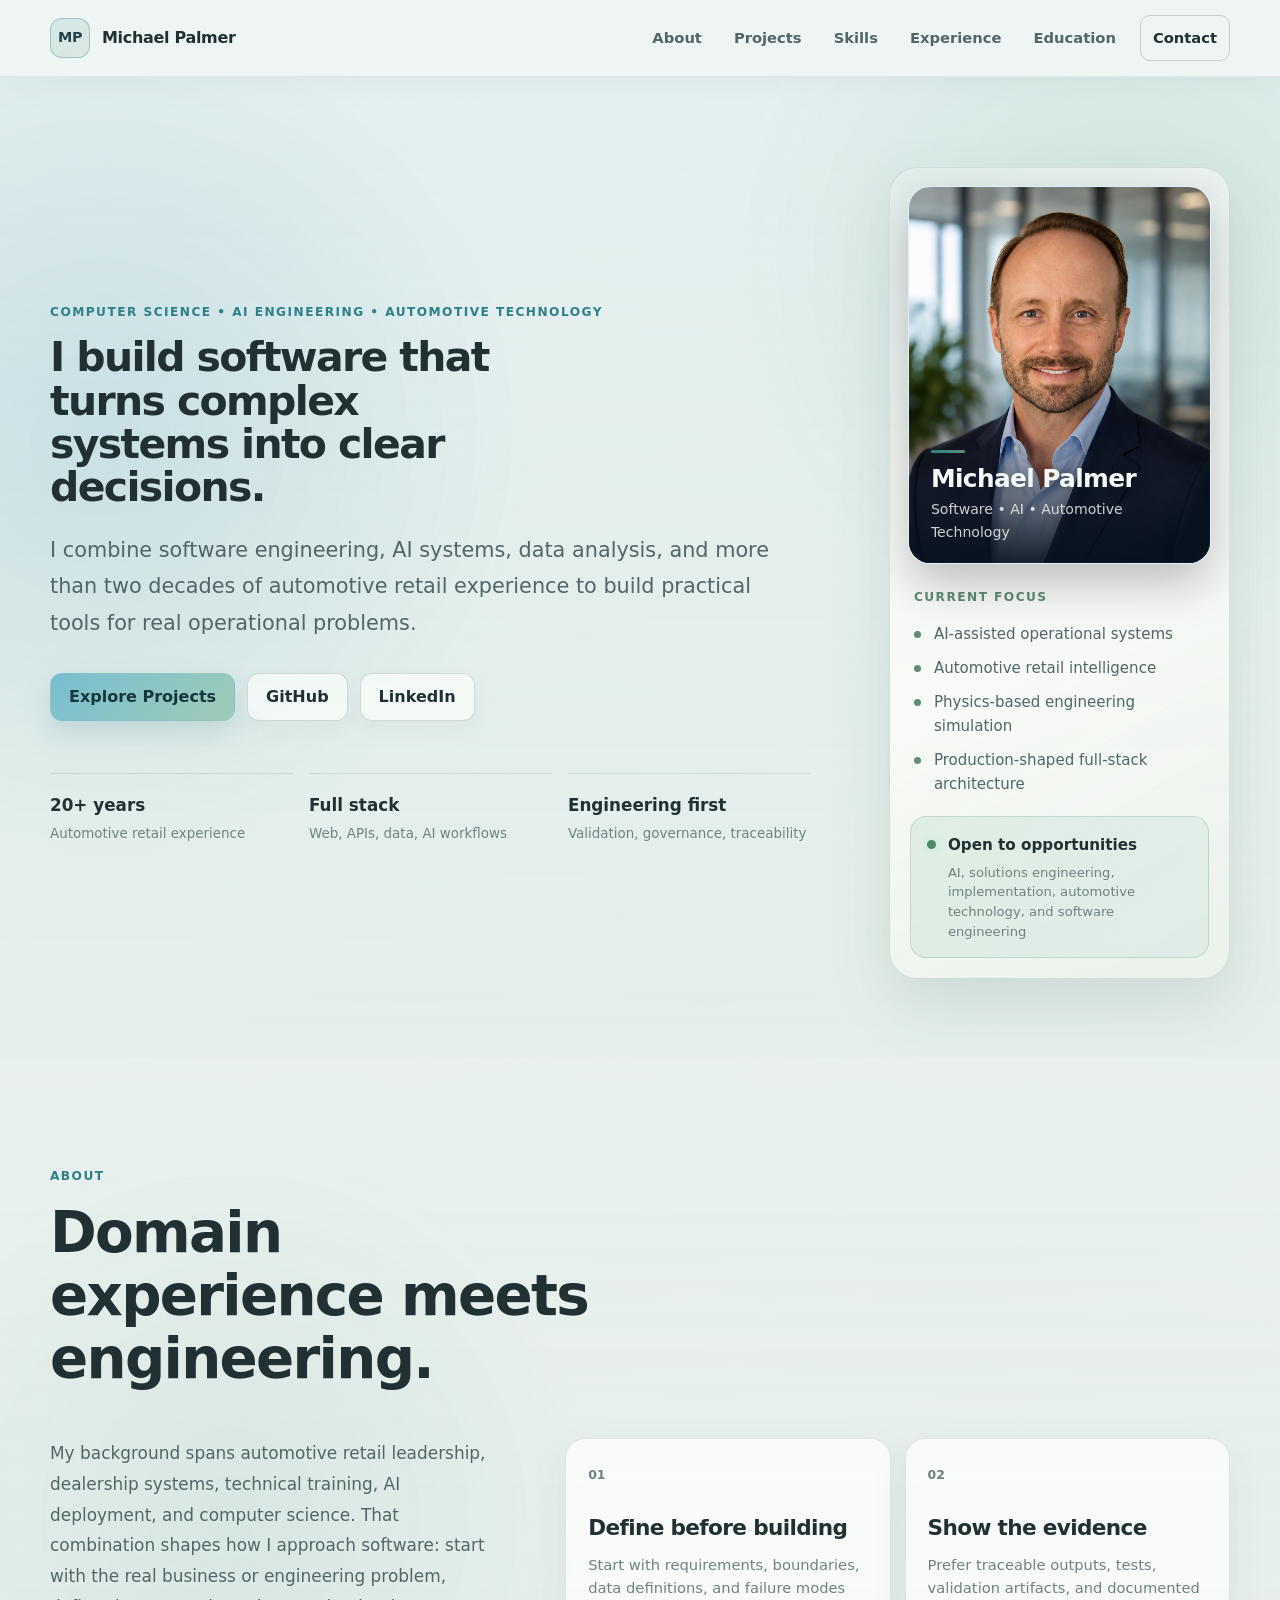
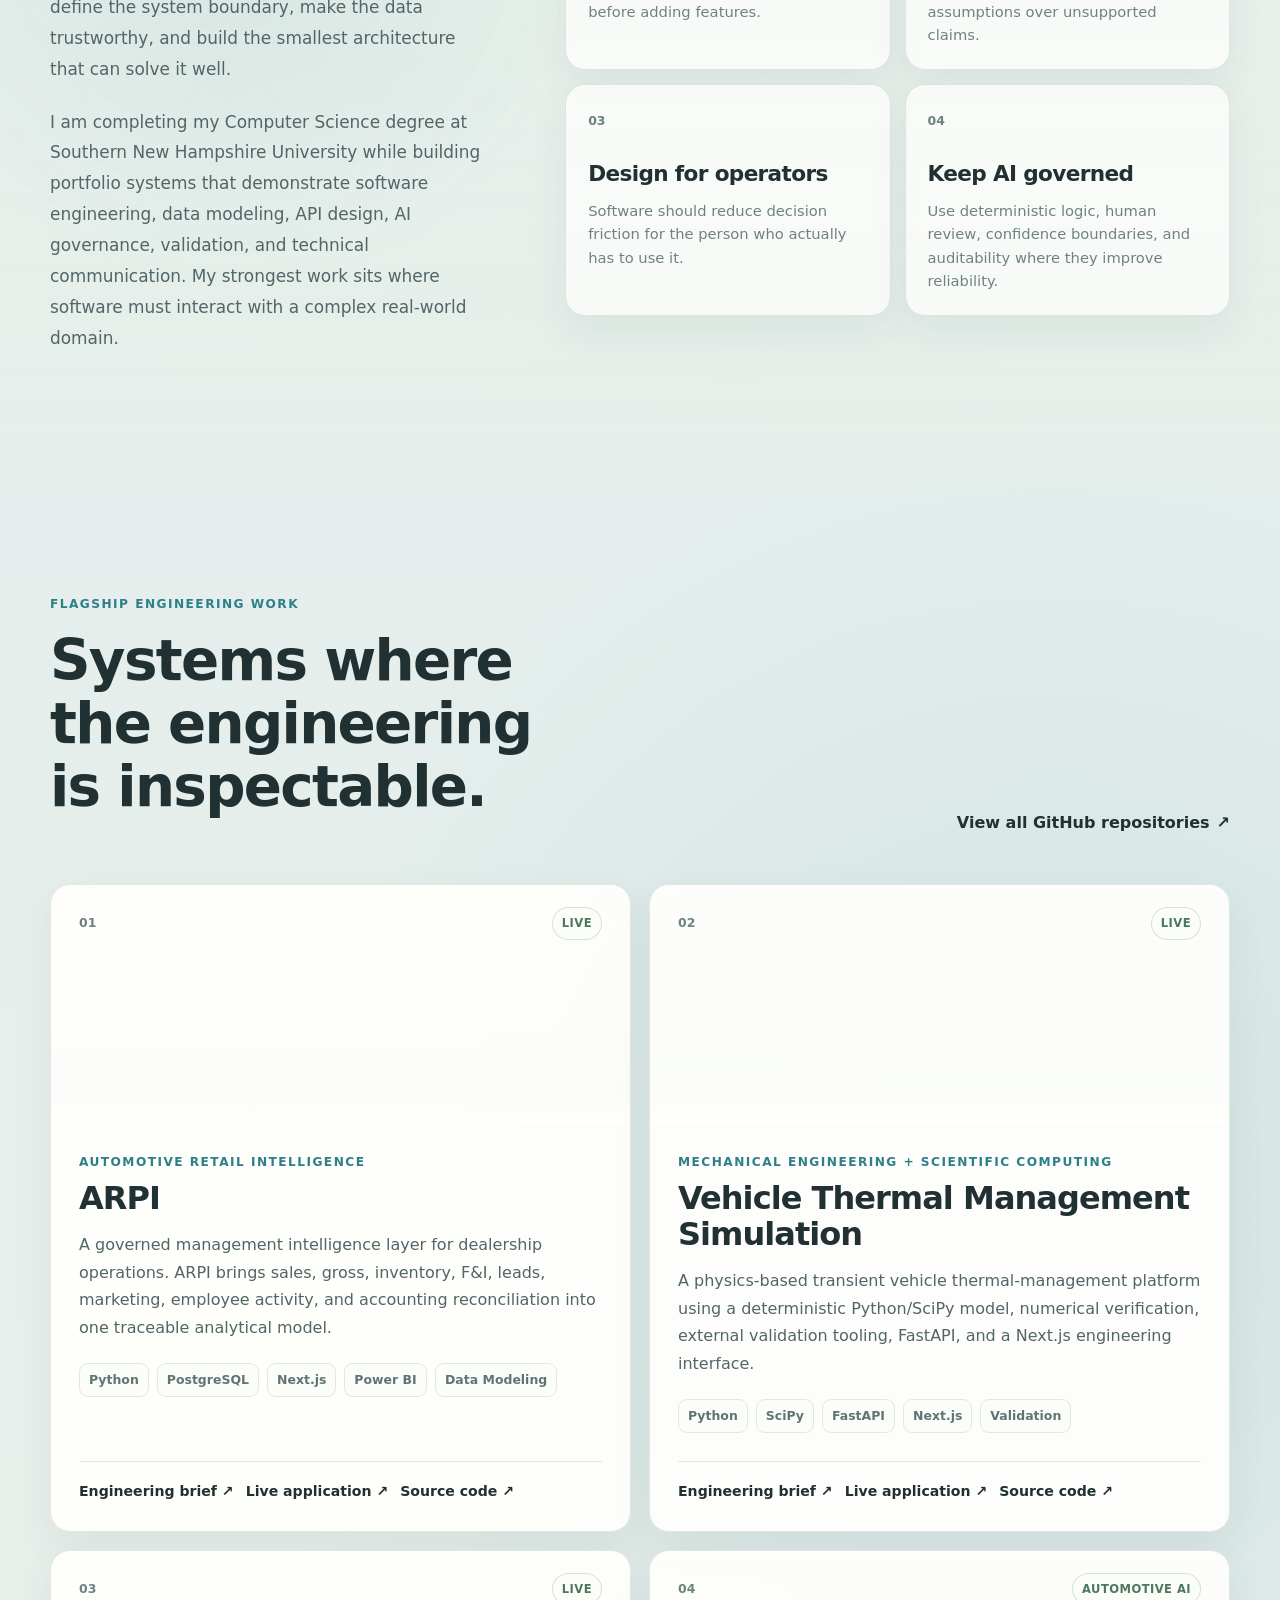
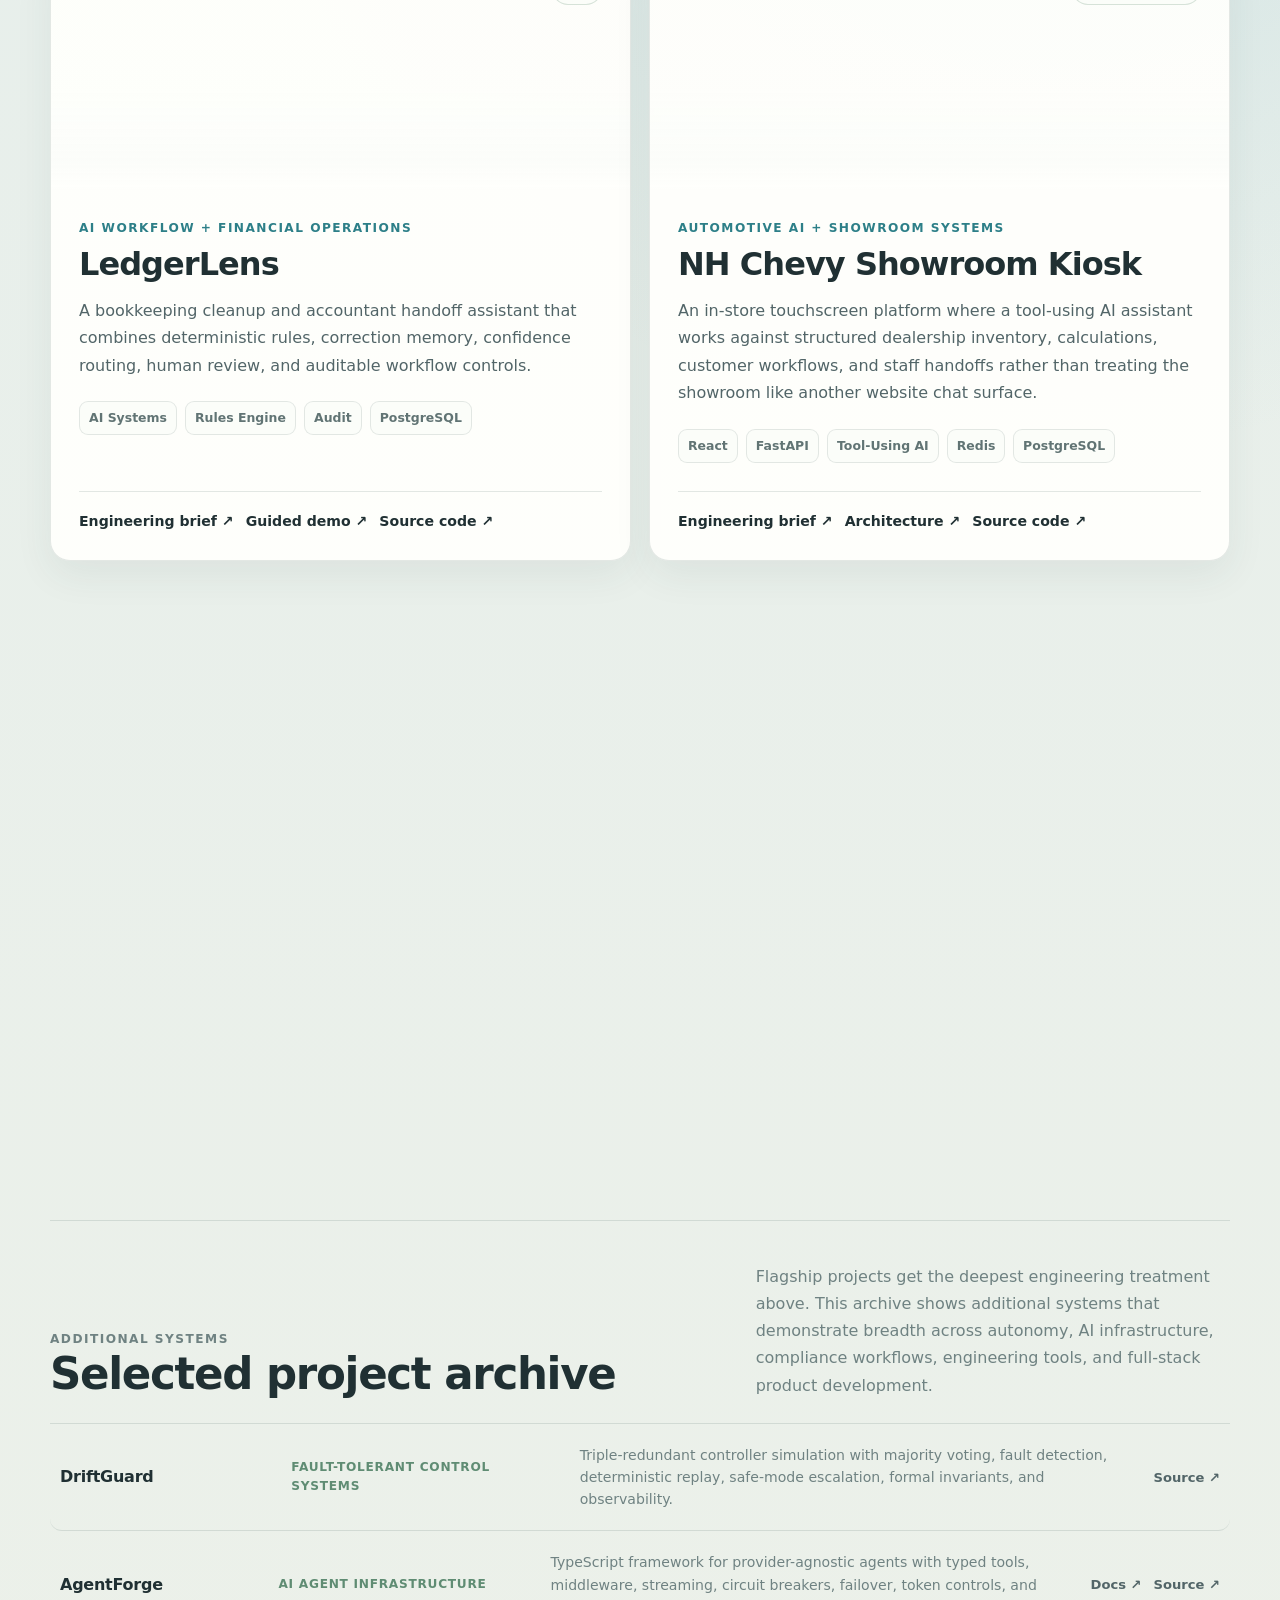
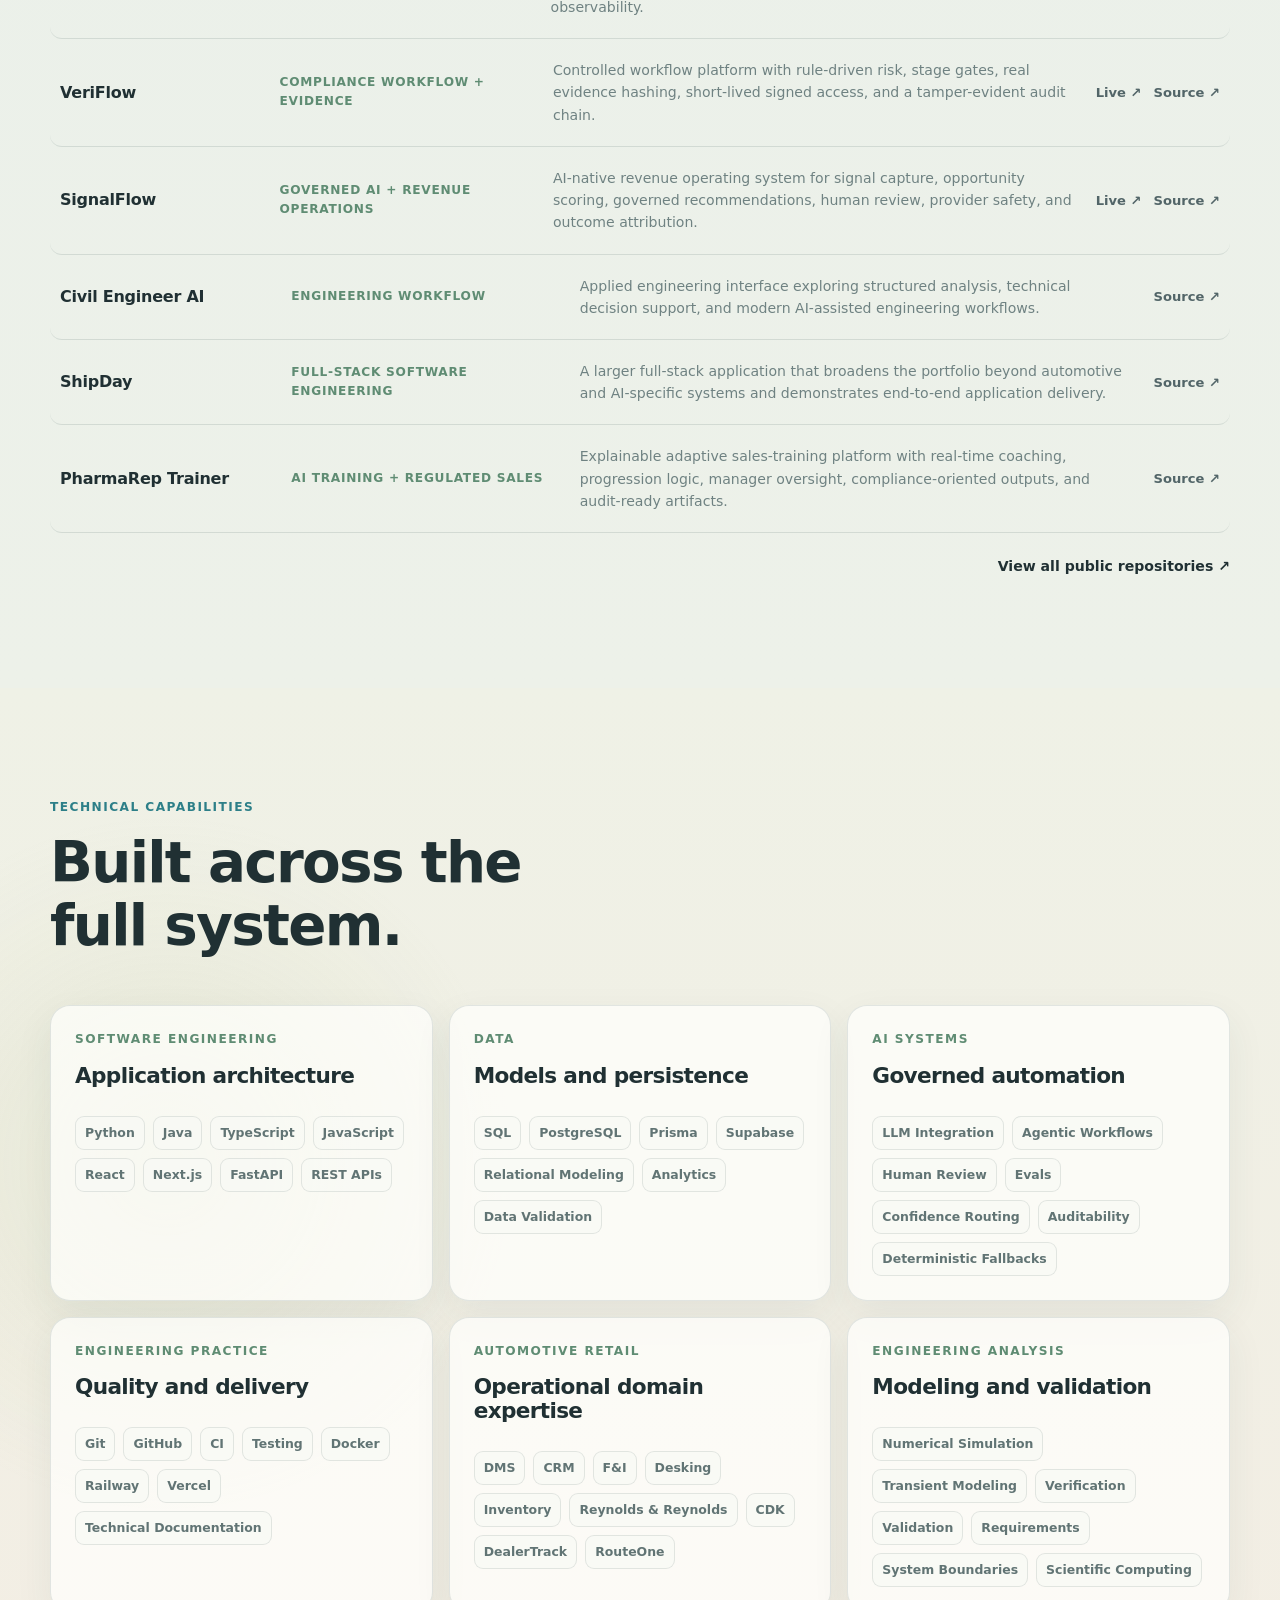
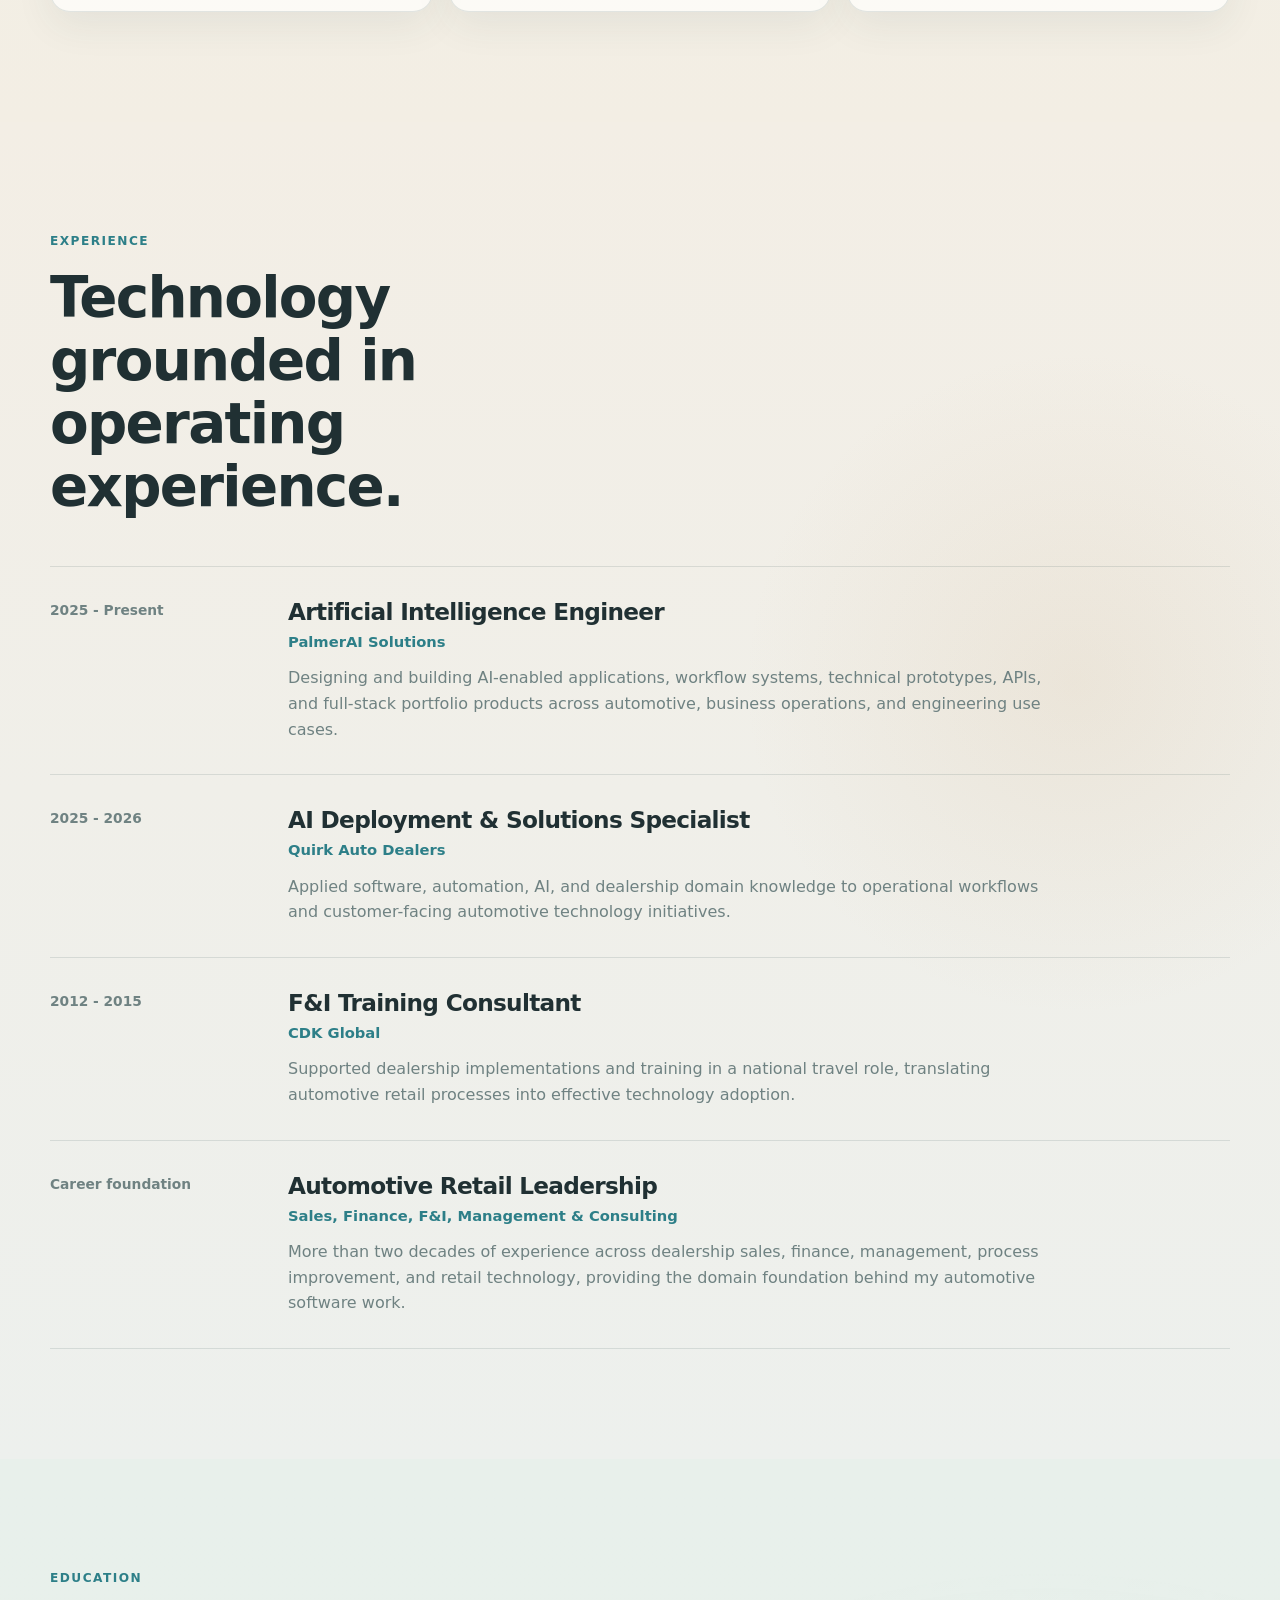
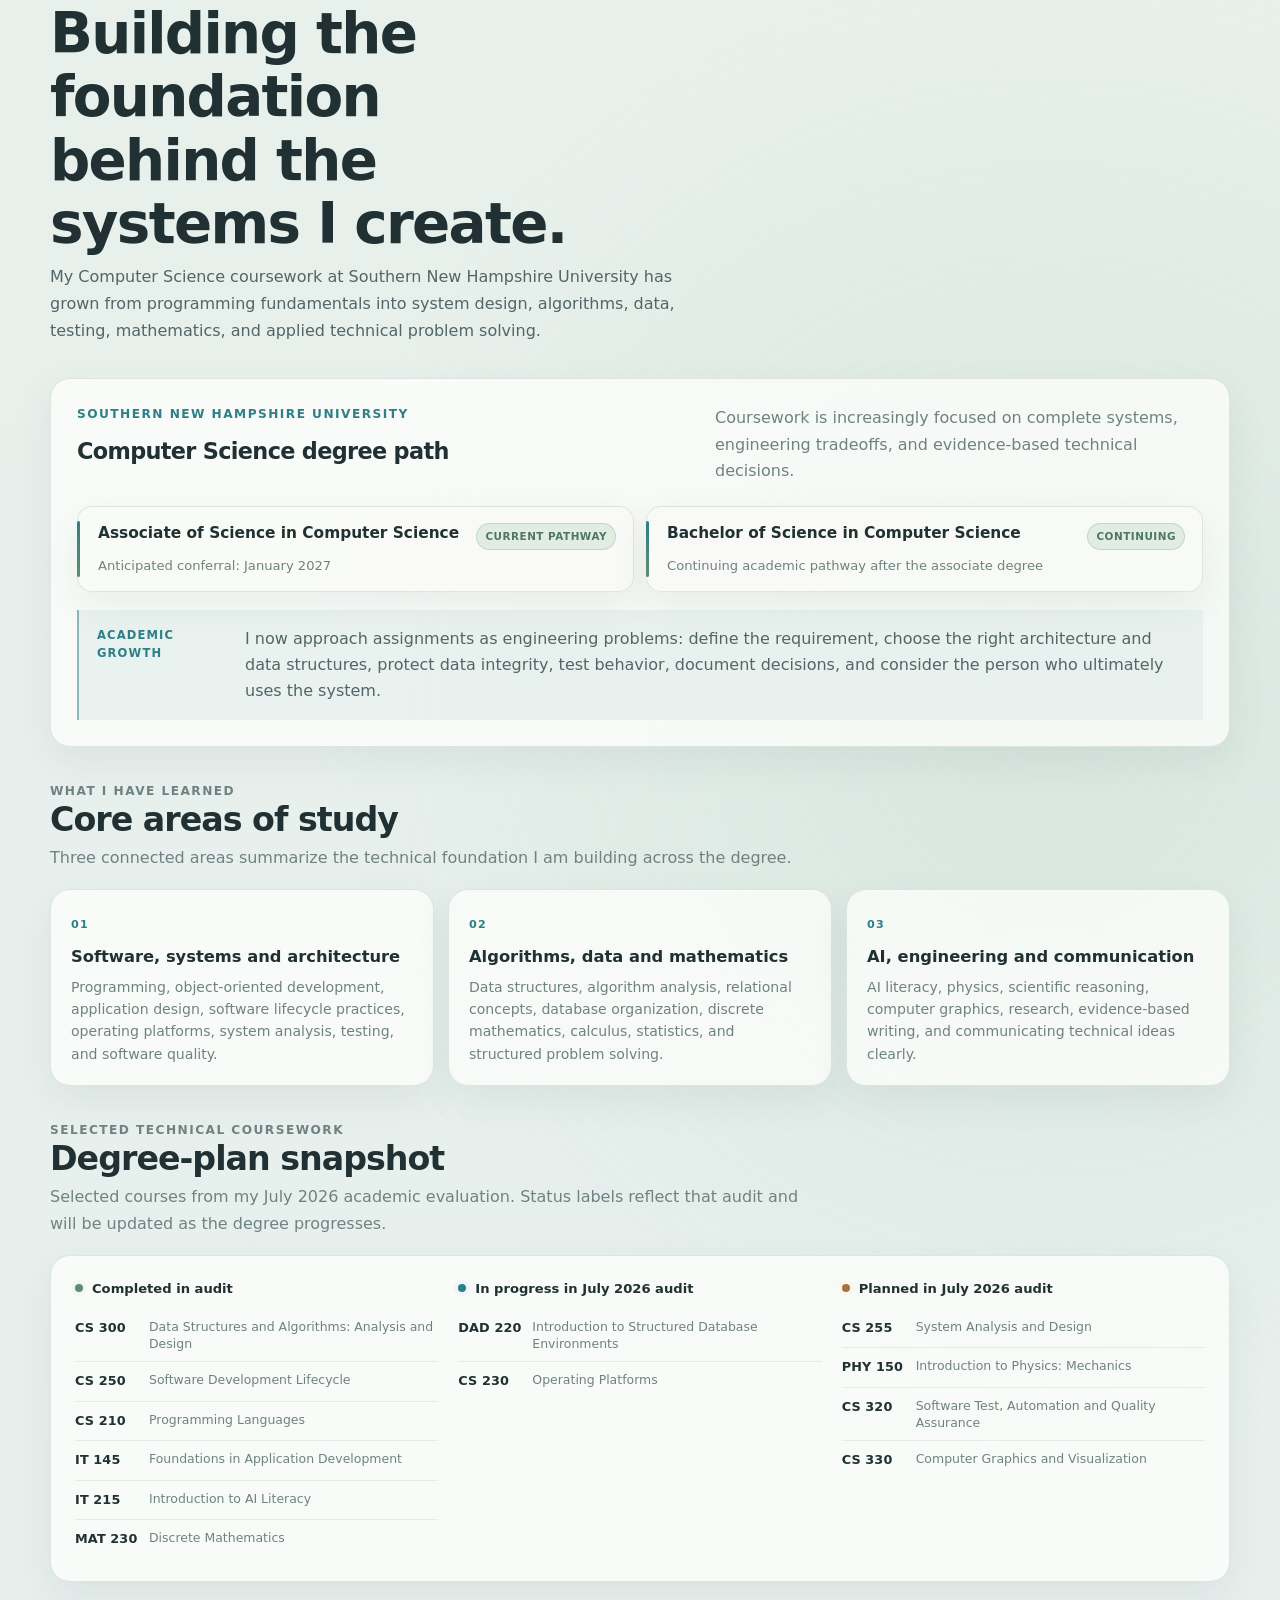
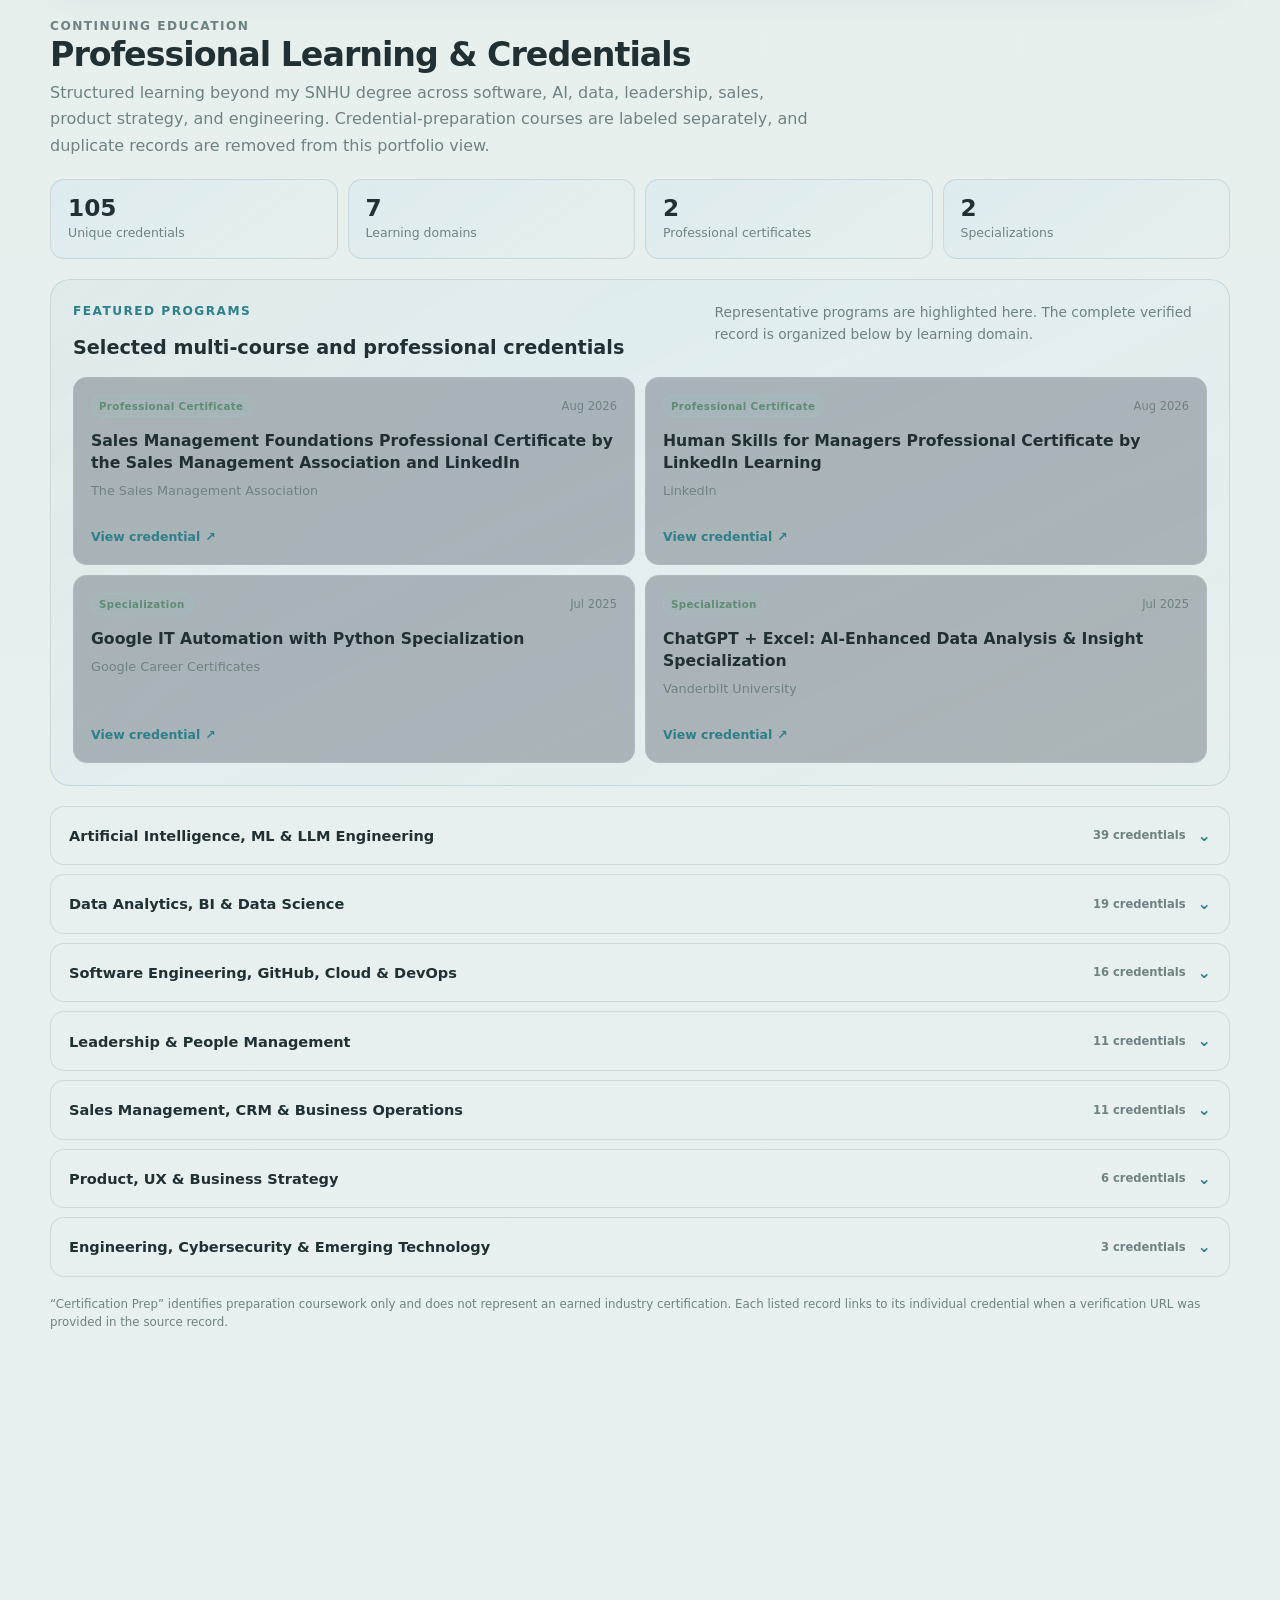
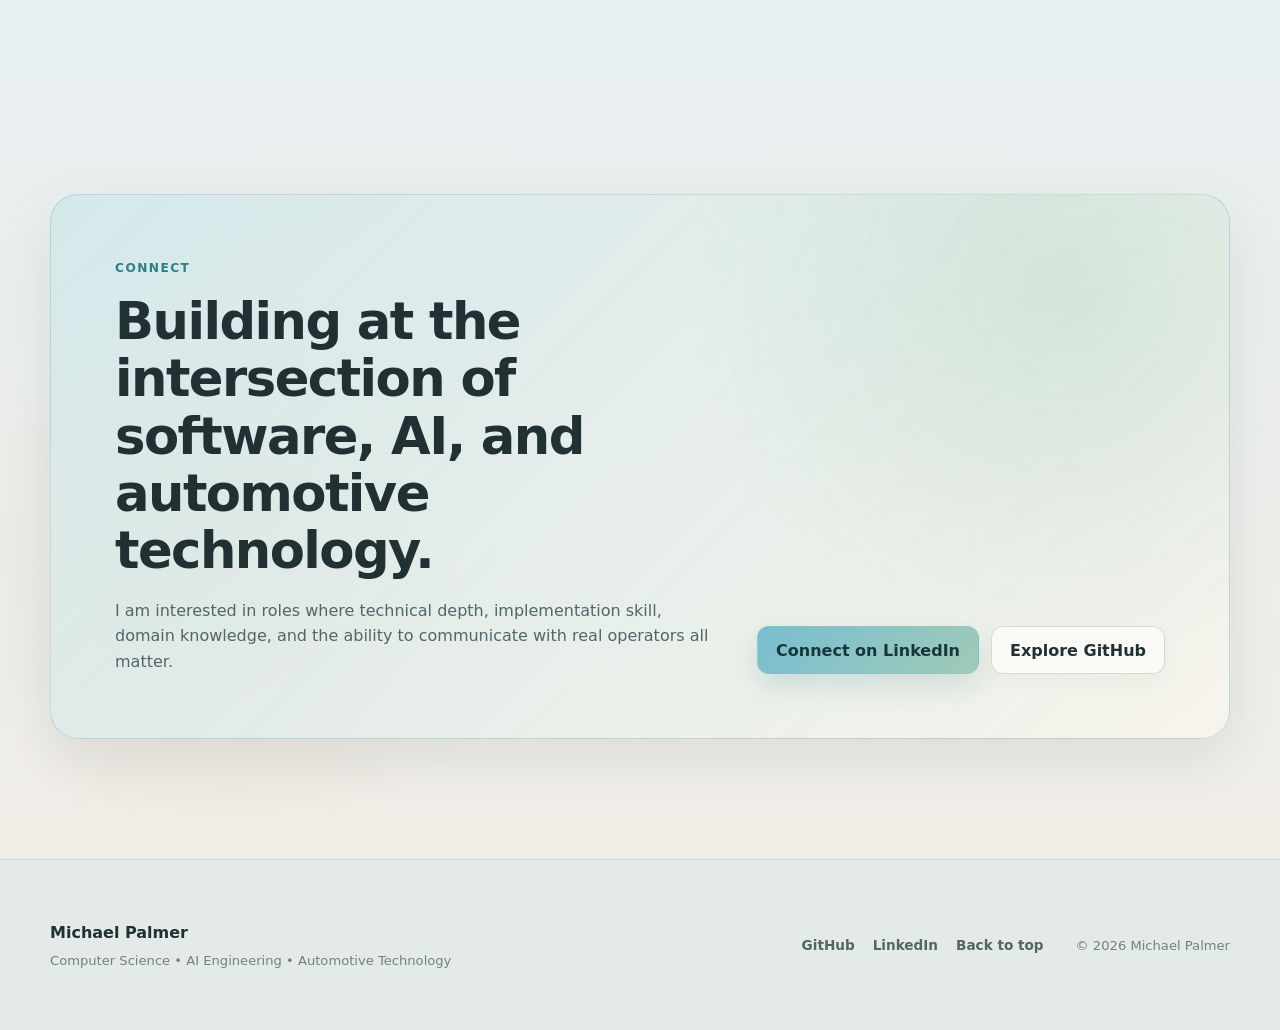
<file: index.html>
<!DOCTYPE html>
<html lang="en">
<head>
  <meta charset="UTF-8">
  <meta name="viewport" content="width=device-width, initial-scale=1.0">

  <meta
    name="description"
    content="Michael Palmer's portfolio featuring computer science, AI engineering, automotive technology, software development, data systems, and engineering projects."
  >
  <meta name="author" content="Michael Palmer">
  <meta name="theme-color" content="#08101f">

  <meta
    property="og:title"
    content="Michael Palmer | Computer Science, AI & Automotive Technology"
  >
  <meta
    property="og:description"
    content="Software engineering, AI systems, automotive technology, data products, and engineering simulation."
  >
  <meta property="og:type" content="website">
  <meta property="og:url" content="https://mpalmer79.github.io/">
  <meta
    property="og:image"
    content="https://mpalmer79.github.io/assets/michael-palmer-portrait.jpg"
  >
  <meta
    property="og:image:alt"
    content="Professional portrait of Michael Palmer"
  >

  <meta name="twitter:card" content="summary_large_image">
  <meta
    name="twitter:title"
    content="Michael Palmer | Computer Science, AI & Automotive Technology"
  >
  <meta
    name="twitter:description"
    content="Software engineering, AI systems, automotive technology, data products, and engineering simulation."
  >
  <meta
    name="twitter:image"
    content="https://mpalmer79.github.io/assets/michael-palmer-portrait.jpg"
  >

  <link rel="canonical" href="https://mpalmer79.github.io/">
  <link rel="stylesheet" href="styles.css">
  <link rel="stylesheet" href="portrait.css">

  <title>Michael Palmer | Computer Science, AI & Automotive Technology</title>

  <script type="application/ld+json">
  {
    "@context": "https://schema.org",
    "@type": "Person",
    "name": "Michael Palmer",
    "url": "https://mpalmer79.github.io/",
    "sameAs": [
      "https://github.com/mpalmer79",
      "https://www.linkedin.com/in/mpalmer1234/"
    ],
    "knowsAbout": [
      "Computer Science",
      "Artificial Intelligence",
      "Software Engineering",
      "Automotive Technology",
      "Data Engineering",
      "Engineering Simulation"
    ]
  }
  </script>
</head>

<body>
  <a class="skip-link" href="#main-content">Skip to content</a>

  <header class="site-header" id="top">
    <div class="nav-shell">
      <a class="brand" href="#top" aria-label="Michael Palmer home">
        <span class="brand-mark">MP</span>
        <span class="brand-name">Michael Palmer</span>
      </a>

      <button
        class="nav-toggle"
        type="button"
        aria-expanded="false"
        aria-controls="primary-nav"
        aria-label="Open navigation"
      >
        <span></span>
        <span></span>
        <span></span>
      </button>

      <nav
        class="primary-nav"
        id="primary-nav"
        aria-label="Primary navigation"
      >
        <a href="#about">About</a>
        <a href="#projects">Projects</a>
        <a href="#skills">Skills</a>
        <a href="#experience">Experience</a>
        <a href="#education">Education</a>
        <a class="nav-cta" href="#contact">Contact</a>
      </nav>
    </div>
  </header>

  <main id="main-content">

    <section class="hero section-shell">

      <div class="hero-copy reveal">

        <p class="eyebrow">
          Computer Science • AI Engineering • Automotive Technology
        </p>

        <h1>
          I build software that turns complex systems into clear decisions.
        </h1>

        <p class="hero-lead">
          I combine software engineering, AI systems, data analysis,
          and more than two decades of automotive retail experience
          to build practical tools for real operational problems.
        </p>

        <div class="hero-actions">

          <a
            class="button button-primary"
            href="#projects"
          >
            Explore Projects
          </a>

          <a
            class="button button-secondary"
            href="https://github.com/mpalmer79"
            target="_blank"
            rel="noreferrer"
          >
            GitHub
          </a>

          <a
            class="button button-secondary"
            href="https://www.linkedin.com/in/mpalmer1234/"
            target="_blank"
            rel="noreferrer"
          >
            LinkedIn
          </a>

        </div>

        <div
          class="hero-facts"
          aria-label="Professional highlights"
        >

          <div>
            <strong>20+ years</strong>
            <span>Automotive retail experience</span>
          </div>

          <div>
            <strong>Full stack</strong>
            <span>Web, APIs, data, AI workflows</span>
          </div>

          <div>
            <strong>Engineering first</strong>
            <span>Validation, governance, traceability</span>
          </div>

        </div>
      </div>


      <aside
        class="hero-panel reveal"
        aria-label="Michael Palmer professional profile"
      >

        <div class="portrait-frame">

          <img
            class="portrait-image"
            src="assets/michael-palmer-portrait.jpg"
            alt="Professional portrait of Michael Palmer in business casual attire"
            loading="eager"
            fetchpriority="high"
          >

          <div class="portrait-caption">

            <h2>Michael Palmer</h2>

            <p>
              Software • AI • Automotive Technology
            </p>

          </div>

        </div>


        <div class="focus-block">

          <p class="mini-label">
            Current focus
          </p>

          <ul>

            <li>
              AI-assisted operational systems
            </li>

            <li>
              Automotive retail intelligence
            </li>

            <li>
              Physics-based engineering simulation
            </li>

            <li>
              Production-shaped full-stack architecture
            </li>

          </ul>

        </div>


        <div class="status-card">

          <span
            class="status-dot"
            aria-hidden="true"
          ></span>

          <div>

            <strong>
              Open to opportunities
            </strong>

            <span>
              AI, solutions engineering, implementation,
              automotive technology, and software engineering
            </span>

          </div>

        </div>

      </aside>

    </section>


    <section
      class="section section-shell"
      id="about"
    >

      <div class="section-heading reveal">

        <p class="eyebrow">
          About
        </p>

        <h2>
          Domain experience meets engineering.
        </h2>

      </div>


      <div class="about-grid">

        <div class="about-copy reveal">

          <p>
            My background spans automotive retail leadership,
            dealership systems, technical training, AI deployment,
            and computer science. That combination shapes how I
            approach software: start with the real business or
            engineering problem, define the system boundary, make
            the data trustworthy, and build the smallest architecture
            that can solve it well.
          </p>

          <p>
            I am completing my Computer Science degree at Southern
            New Hampshire University while building portfolio systems
            that demonstrate software engineering, data modeling,
            API design, AI governance, validation, and technical
            communication. My strongest work sits where software
            must interact with a complex real-world domain.
          </p>

        </div>


        <div
          class="principles-grid reveal"
          aria-label="Engineering principles"
        >

          <article>

            <span>01</span>

            <h3>
              Define before building
            </h3>

            <p>
              Start with requirements, boundaries, data definitions,
              and failure modes before adding features.
            </p>

          </article>


          <article>

            <span>02</span>

            <h3>
              Show the evidence
            </h3>

            <p>
              Prefer traceable outputs, tests, validation artifacts,
              and documented assumptions over unsupported claims.
            </p>

          </article>


          <article>

            <span>03</span>

            <h3>
              Design for operators
            </h3>

            <p>
              Software should reduce decision friction for the person
              who actually has to use it.
            </p>

          </article>


          <article>

            <span>04</span>

            <h3>
              Keep AI governed
            </h3>

            <p>
              Use deterministic logic, human review, confidence
              boundaries, and auditability where they improve
              reliability.
            </p>

          </article>

        </div>

      </div>

    </section>


    <section
      class="section section-shell"
      id="projects"
    >

      <div class="section-heading split-heading reveal">

        <div>

          <p class="eyebrow">
            Featured work
          </p>

          <h2>
            Projects built to prove the engineering.
          </h2>

        </div>


        <a
          class="text-link"
          href="https://github.com/mpalmer79?tab=repositories"
          target="_blank"
          rel="noreferrer"
        >
          View all GitHub repositories
          <span aria-hidden="true">↗</span>
        </a>

      </div>


      <div class="project-grid">


        <article
          class="project-card project-card-featured reveal"
        >

          <div class="project-topline">

            <span class="project-index">
              01
            </span>

            <span class="project-status">
              Live
            </span>

          </div>


          <p class="project-domain">
            Automotive Retail Intelligence
          </p>

          <h3>
            ARPI
          </h3>

          <p>
            A governed management intelligence layer for dealership
            operations. ARPI brings sales, gross, inventory, F&I,
            leads, marketing, employee activity, and accounting
            reconciliation into one traceable analytical model.
          </p>


          <div
            class="tag-list"
            aria-label="ARPI technologies"
          >

            <span>Python</span>
            <span>PostgreSQL</span>
            <span>Next.js</span>
            <span>Power BI</span>
            <span>Data Modeling</span>

          </div>


          <div class="project-actions">

            <a
              href="https://arpi.up.railway.app"
              target="_blank"
              rel="noreferrer"
            >
              Live application
              <span aria-hidden="true">↗</span>
            </a>

            <a
              href="https://github.com/mpalmer79/Automotive-Retail-Performance-Intelligence"
              target="_blank"
              rel="noreferrer"
            >
              Source code
              <span aria-hidden="true">↗</span>
            </a>

          </div>

        </article>


        <article
          class="project-card project-card-featured reveal"
        >

          <div class="project-topline">

            <span class="project-index">
              02
            </span>

            <span class="project-status">
              Live
            </span>

          </div>


          <p class="project-domain">
            Mechanical Engineering + Scientific Computing
          </p>

          <h3>
            Vehicle Thermal Management Simulation
          </h3>

          <p>
            A physics-based transient vehicle thermal-management
            platform using a deterministic Python/SciPy model,
            numerical verification, external validation tooling,
            FastAPI, and a Next.js engineering interface.
          </p>


          <div
            class="tag-list"
            aria-label="VTMS technologies"
          >

            <span>Python</span>
            <span>SciPy</span>
            <span>FastAPI</span>
            <span>Next.js</span>
            <span>Validation</span>

          </div>


          <div class="project-actions">

            <a
              href="https://vtms.up.railway.app"
              target="_blank"
              rel="noreferrer"
            >
              Live application
              <span aria-hidden="true">↗</span>
            </a>

            <a
              href="https://github.com/mpalmer79/vehicle-thermal-management-simulation"
              target="_blank"
              rel="noreferrer"
            >
              Source code
              <span aria-hidden="true">↗</span>
            </a>

          </div>

        </article>


        <article class="project-card reveal">

          <div class="project-topline">

            <span class="project-index">
              03
            </span>

            <span class="project-status">
              Live
            </span>

          </div>


          <p class="project-domain">
            AI Workflow + Financial Operations
          </p>

          <h3>
            LedgerLens
          </h3>

          <p>
            A bookkeeping cleanup and accountant handoff assistant
            that combines deterministic rules, correction memory,
            confidence routing, human review, and auditable workflow
            controls.
          </p>


          <div
            class="tag-list"
            aria-label="LedgerLens technologies"
          >

            <span>AI Systems</span>
            <span>Rules Engine</span>
            <span>Audit</span>
            <span>PostgreSQL</span>

          </div>


          <div class="project-actions">

            <a
              href="https://ledgerlens.up.railway.app/demo"
              target="_blank"
              rel="noreferrer"
            >
              Guided demo
              <span aria-hidden="true">↗</span>
            </a>

            <a
              href="https://github.com/mpalmer79/LedgerLens"
              target="_blank"
              rel="noreferrer"
            >
              Source code
              <span aria-hidden="true">↗</span>
            </a>

          </div>

        </article>


        <article class="project-card reveal">

          <div class="project-topline">

            <span class="project-index">
              04
            </span>

            <span class="project-status">
              Portfolio
            </span>

          </div>


          <p class="project-domain">
            Governed AI + Revenue Operations
          </p>

          <h3>
            SignalFlow
          </h3>

          <p>
            An AI-native revenue operating system demonstrating
            signal capture, opportunity scoring, governed
            recommendations, human review, provider safety,
            outcome attribution, and multi-tenant architecture.
          </p>


          <div
            class="tag-list"
            aria-label="SignalFlow technologies"
          >

            <span>TypeScript</span>
            <span>Next.js</span>
            <span>Prisma</span>
            <span>PostgreSQL</span>
            <span>Vitest</span>

          </div>


          <div class="project-actions">

            <a
              href="https://signalflow-revenue.vercel.app"
              target="_blank"
              rel="noreferrer"
            >
              Live application
              <span aria-hidden="true">↗</span>
            </a>

            <a
              href="https://github.com/mpalmer79/SignalFlow"
              target="_blank"
              rel="noreferrer"
            >
              Source code
              <span aria-hidden="true">↗</span>
            </a>

          </div>

        </article>


        <article class="project-card reveal">

          <div class="project-topline">

            <span class="project-index">
              05
            </span>

            <span class="project-status">
              Engineering
            </span>

          </div>


          <p class="project-domain">
            Civil Engineering + AI
          </p>

          <h3>
            Civil Engineer AI
          </h3>

          <p>
            A portfolio system exploring how modern software and
            AI interfaces can support engineering workflows,
            structured analysis, and technical decision support.
          </p>


          <div
            class="tag-list"
            aria-label="Civil Engineer AI technologies"
          >

            <span>Next.js</span>
            <span>Engineering UX</span>
            <span>AI</span>
            <span>Web App</span>

          </div>


          <div class="project-actions">

            <a
              href="https://github.com/mpalmer79/civil-engineer"
              target="_blank"
              rel="noreferrer"
            >
              Source code
              <span aria-hidden="true">↗</span>
            </a>

          </div>

        </article>


        <article class="project-card reveal">

          <div class="project-topline">

            <span class="project-index">
              06
            </span>

            <span class="project-status">
              Full stack
            </span>

          </div>


          <p class="project-domain">
            Software Engineering
          </p>

          <h3>
            ShipDay
          </h3>

          <p>
            A full-stack portfolio project that expands the range
            of systems in my GitHub work beyond automotive and
            AI-specific applications.
          </p>


          <div
            class="tag-list"
            aria-label="ShipDay technologies"
          >

            <span>Full Stack</span>
            <span>Application Design</span>
            <span>Deployment</span>

          </div>


          <div class="project-actions">

            <a
              href="https://github.com/mpalmer79/shipday"
              target="_blank"
              rel="noreferrer"
            >
              Source code
              <span aria-hidden="true">↗</span>
            </a>

          </div>

        </article>

      </div>

    </section>


    <section
      class="section section-shell"
      id="skills"
    >

      <div class="section-heading reveal">

        <p class="eyebrow">
          Technical capabilities
        </p>

        <h2>
          Built across the full system.
        </h2>

      </div>


      <div class="skills-grid">


        <article class="skill-card reveal">

          <p class="mini-label">
            Software Engineering
          </p>

          <h3>
            Application architecture
          </h3>

          <div class="skill-list">

            <span>Python</span>
            <span>Java</span>
            <span>TypeScript</span>
            <span>JavaScript</span>
            <span>React</span>
            <span>Next.js</span>
            <span>FastAPI</span>
            <span>REST APIs</span>

          </div>

        </article>


        <article class="skill-card reveal">

          <p class="mini-label">
            Data
          </p>

          <h3>
            Models and persistence
          </h3>

          <div class="skill-list">

            <span>SQL</span>
            <span>PostgreSQL</span>
            <span>Prisma</span>
            <span>Supabase</span>
            <span>Relational Modeling</span>
            <span>Analytics</span>
            <span>Data Validation</span>

          </div>

        </article>


        <article class="skill-card reveal">

          <p class="mini-label">
            AI Systems
          </p>

          <h3>
            Governed automation
          </h3>

          <div class="skill-list">

            <span>LLM Integration</span>
            <span>Agentic Workflows</span>
            <span>Human Review</span>
            <span>Evals</span>
            <span>Confidence Routing</span>
            <span>Auditability</span>
            <span>Deterministic Fallbacks</span>

          </div>

        </article>


        <article class="skill-card reveal">

          <p class="mini-label">
            Engineering Practice
          </p>

          <h3>
            Quality and delivery
          </h3>

          <div class="skill-list">

            <span>Git</span>
            <span>GitHub</span>
            <span>CI</span>
            <span>Testing</span>
            <span>Docker</span>
            <span>Railway</span>
            <span>Vercel</span>
            <span>Technical Documentation</span>

          </div>

        </article>


        <article class="skill-card reveal">

          <p class="mini-label">
            Automotive Retail
          </p>

          <h3>
            Operational domain expertise
          </h3>

          <div class="skill-list">

            <span>DMS</span>
            <span>CRM</span>
            <span>F&I</span>
            <span>Desking</span>
            <span>Inventory</span>
            <span>Reynolds & Reynolds</span>
            <span>CDK</span>
            <span>DealerTrack</span>
            <span>RouteOne</span>

          </div>

        </article>


        <article class="skill-card reveal">

          <p class="mini-label">
            Engineering Analysis
          </p>

          <h3>
            Modeling and validation
          </h3>

          <div class="skill-list">

            <span>Numerical Simulation</span>
            <span>Transient Modeling</span>
            <span>Verification</span>
            <span>Validation</span>
            <span>Requirements</span>
            <span>System Boundaries</span>
            <span>Scientific Computing</span>

          </div>

        </article>

      </div>

    </section>


    <section
      class="section section-shell"
      id="experience"
    >

      <div class="section-heading reveal">

        <p class="eyebrow">
          Experience
        </p>

        <h2>
          Technology grounded in operating experience.
        </h2>

      </div>


      <div class="timeline">


        <article class="timeline-item reveal">

          <div class="timeline-date">
            2025 - Present
          </div>

          <div class="timeline-content">

            <h3>
              Artificial Intelligence Engineer
            </h3>

            <p class="timeline-org">
              PalmerAI Solutions
            </p>

            <p>
              Designing and building AI-enabled applications,
              workflow systems, technical prototypes, APIs,
              and full-stack portfolio products across automotive,
              business operations, and engineering use cases.
            </p>

          </div>

        </article>


        <article class="timeline-item reveal">

          <div class="timeline-date">
            2025 - 2026
          </div>

          <div class="timeline-content">

            <h3>
              AI Deployment & Solutions Specialist
            </h3>

            <p class="timeline-org">
              Quirk Auto Dealers
            </p>

            <p>
              Applied software, automation, AI, and dealership
              domain knowledge to operational workflows and
              customer-facing automotive technology initiatives.
            </p>

          </div>

        </article>


        <article class="timeline-item reveal">

          <div class="timeline-date">
            2012 - 2015
          </div>

          <div class="timeline-content">

            <h3>
              F&I Training Consultant
            </h3>

            <p class="timeline-org">
              CDK Global
            </p>

            <p>
              Supported dealership implementations and training
              in a national travel role, translating automotive
              retail processes into effective technology adoption.
            </p>

          </div>

        </article>


        <article class="timeline-item reveal">

          <div class="timeline-date">
            Career foundation
          </div>

          <div class="timeline-content">

            <h3>
              Automotive Retail Leadership
            </h3>

            <p class="timeline-org">
              Sales, Finance, F&I, Management & Consulting
            </p>

            <p>
              More than two decades of experience across dealership
              sales, finance, management, process improvement, and
              retail technology, providing the domain foundation
              behind my automotive software work.
            </p>

          </div>

        </article>

      </div>

    </section>


    <section
      class="section section-shell"
      id="education"
    >

      <div class="section-heading reveal">

        <p class="eyebrow">
          Education
        </p>

        <h2>
          Computer science with applied proof of work.
        </h2>

      </div>


      <div class="education-grid">


        <article class="education-card reveal">

          <p class="mini-label">
            Southern New Hampshire University
          </p>

          <h3>
            Bachelor of Science in Computer Science
          </h3>

          <p>
            In progress
          </p>


          <div class="coursework">

            <span>Software Engineering</span>

            <span>
              Data Structures & Algorithms
            </span>

            <span>
              Database Systems
            </span>

            <span>
              Operating Platforms
            </span>

            <span>
              Software Development Lifecycle
            </span>

            <span>
              Systems Design
            </span>

          </div>

        </article>


        <article
          class="education-card education-card-accent reveal"
        >

          <p class="mini-label">
            Portfolio philosophy
          </p>

          <h3>
            Coursework should become evidence.
          </h3>

          <p>
            This site will continue to grow alongside my degree.
            Major academic work, engineering projects, code
            enhancements, design decisions, and validation
            artifacts will be added as they become strong enough
            to represent my work publicly.
          </p>


          <a
            class="text-link"
            href="https://github.com/mpalmer79"
            target="_blank"
            rel="noreferrer"
          >
            Review my GitHub
            <span aria-hidden="true">↗</span>
          </a>

        </article>

      </div>

    </section>


    <section
      class="section section-shell contact-section"
      id="contact"
    >

      <div class="contact-panel reveal">

        <div>

          <p class="eyebrow">
            Connect
          </p>

          <h2>
            Building at the intersection of software,
            AI, and automotive technology.
          </h2>

          <p>
            I am interested in roles where technical depth,
            implementation skill, domain knowledge, and the
            ability to communicate with real operators all matter.
          </p>

        </div>


        <div class="contact-actions">

          <a
            class="button button-primary"
            href="https://www.linkedin.com/in/mpalmer1234/"
            target="_blank"
            rel="noreferrer"
          >
            Connect on LinkedIn
          </a>

          <a
            class="button button-secondary"
            href="https://github.com/mpalmer79"
            target="_blank"
            rel="noreferrer"
          >
            Explore GitHub
          </a>

        </div>

      </div>

    </section>

  </main>


  <footer class="site-footer">

    <div class="section-shell footer-inner">

      <div>

        <strong>
          Michael Palmer
        </strong>

        <p>
          Computer Science • AI Engineering • Automotive Technology
        </p>

      </div>


      <div class="footer-links">

        <a
          href="https://github.com/mpalmer79"
          target="_blank"
          rel="noreferrer"
        >
          GitHub
        </a>

        <a
          href="https://www.linkedin.com/in/mpalmer1234/"
          target="_blank"
          rel="noreferrer"
        >
          LinkedIn
        </a>

        <a href="#top">
          Back to top
        </a>

      </div>


      <p class="copyright">
        © <span id="current-year"></span> Michael Palmer
      </p>

    </div>

  </footer>


  <script src="script.js"></script>

</body>
</html>
</file>
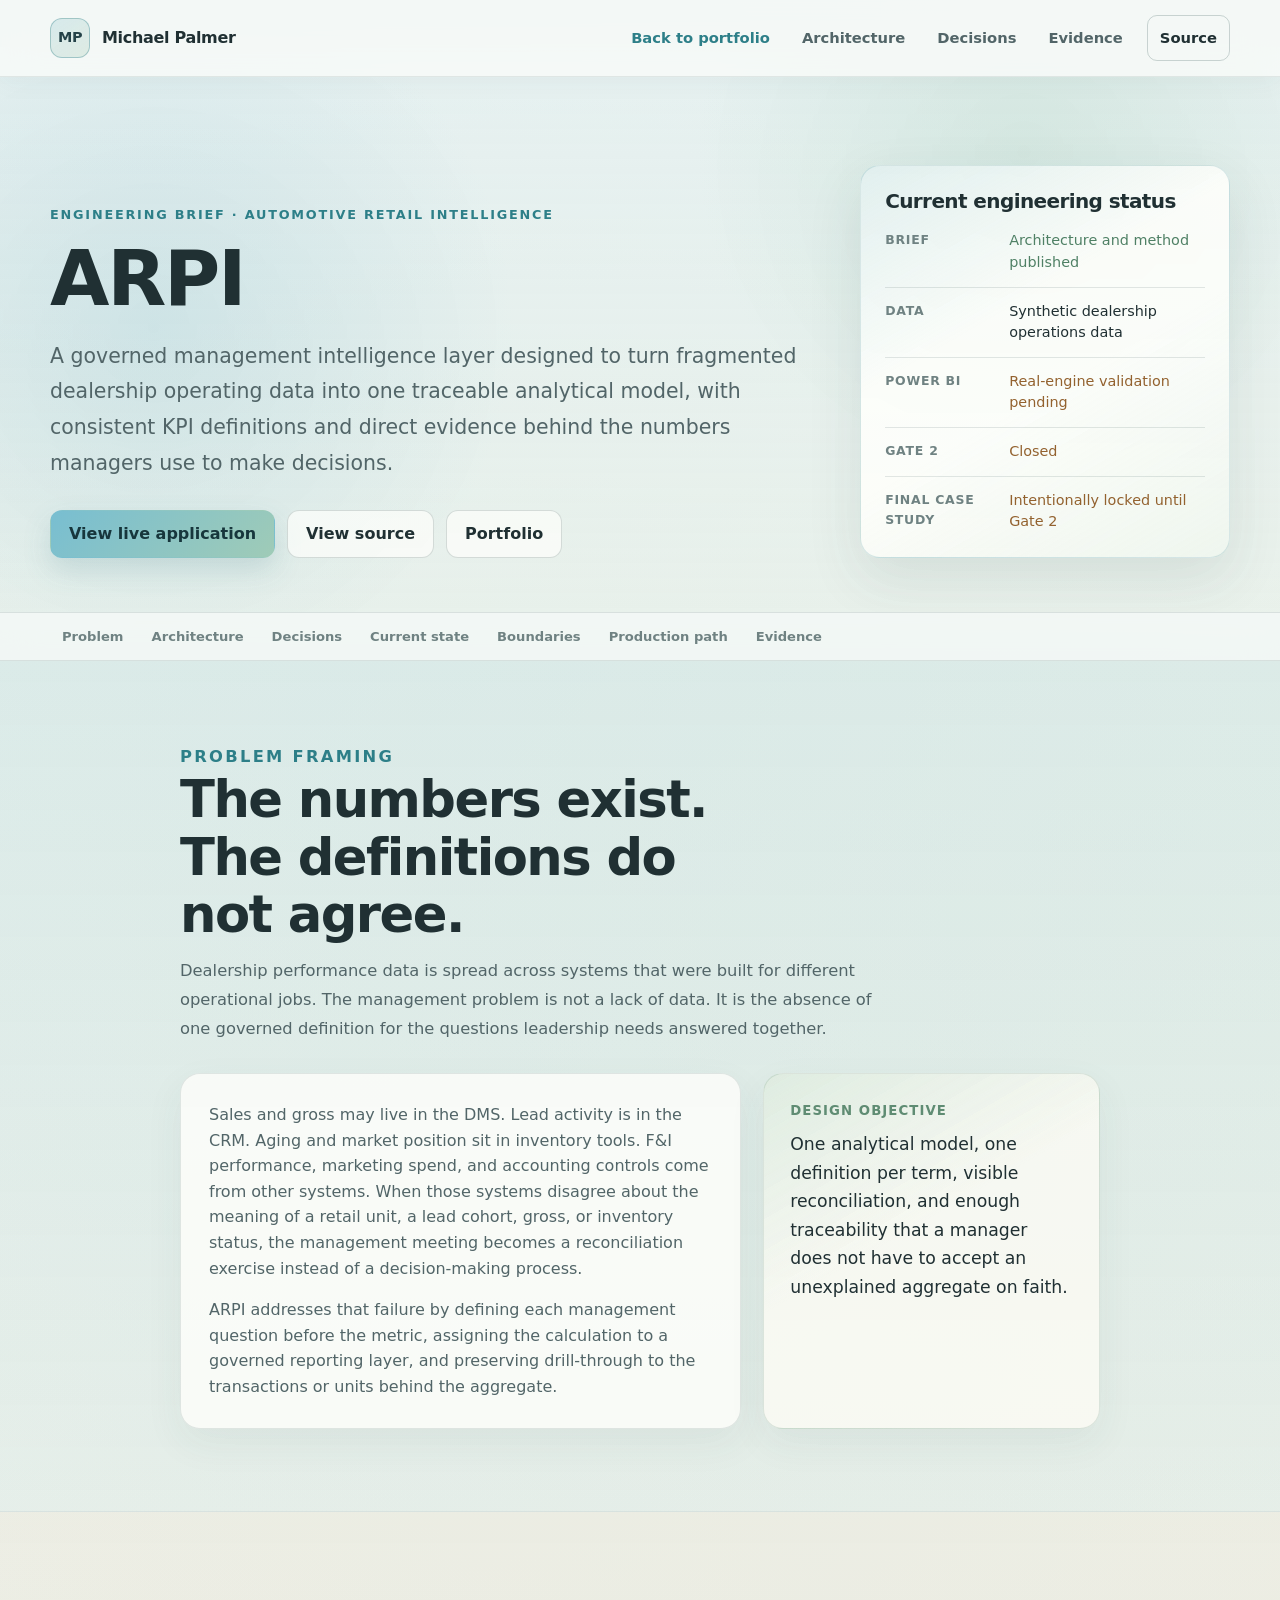
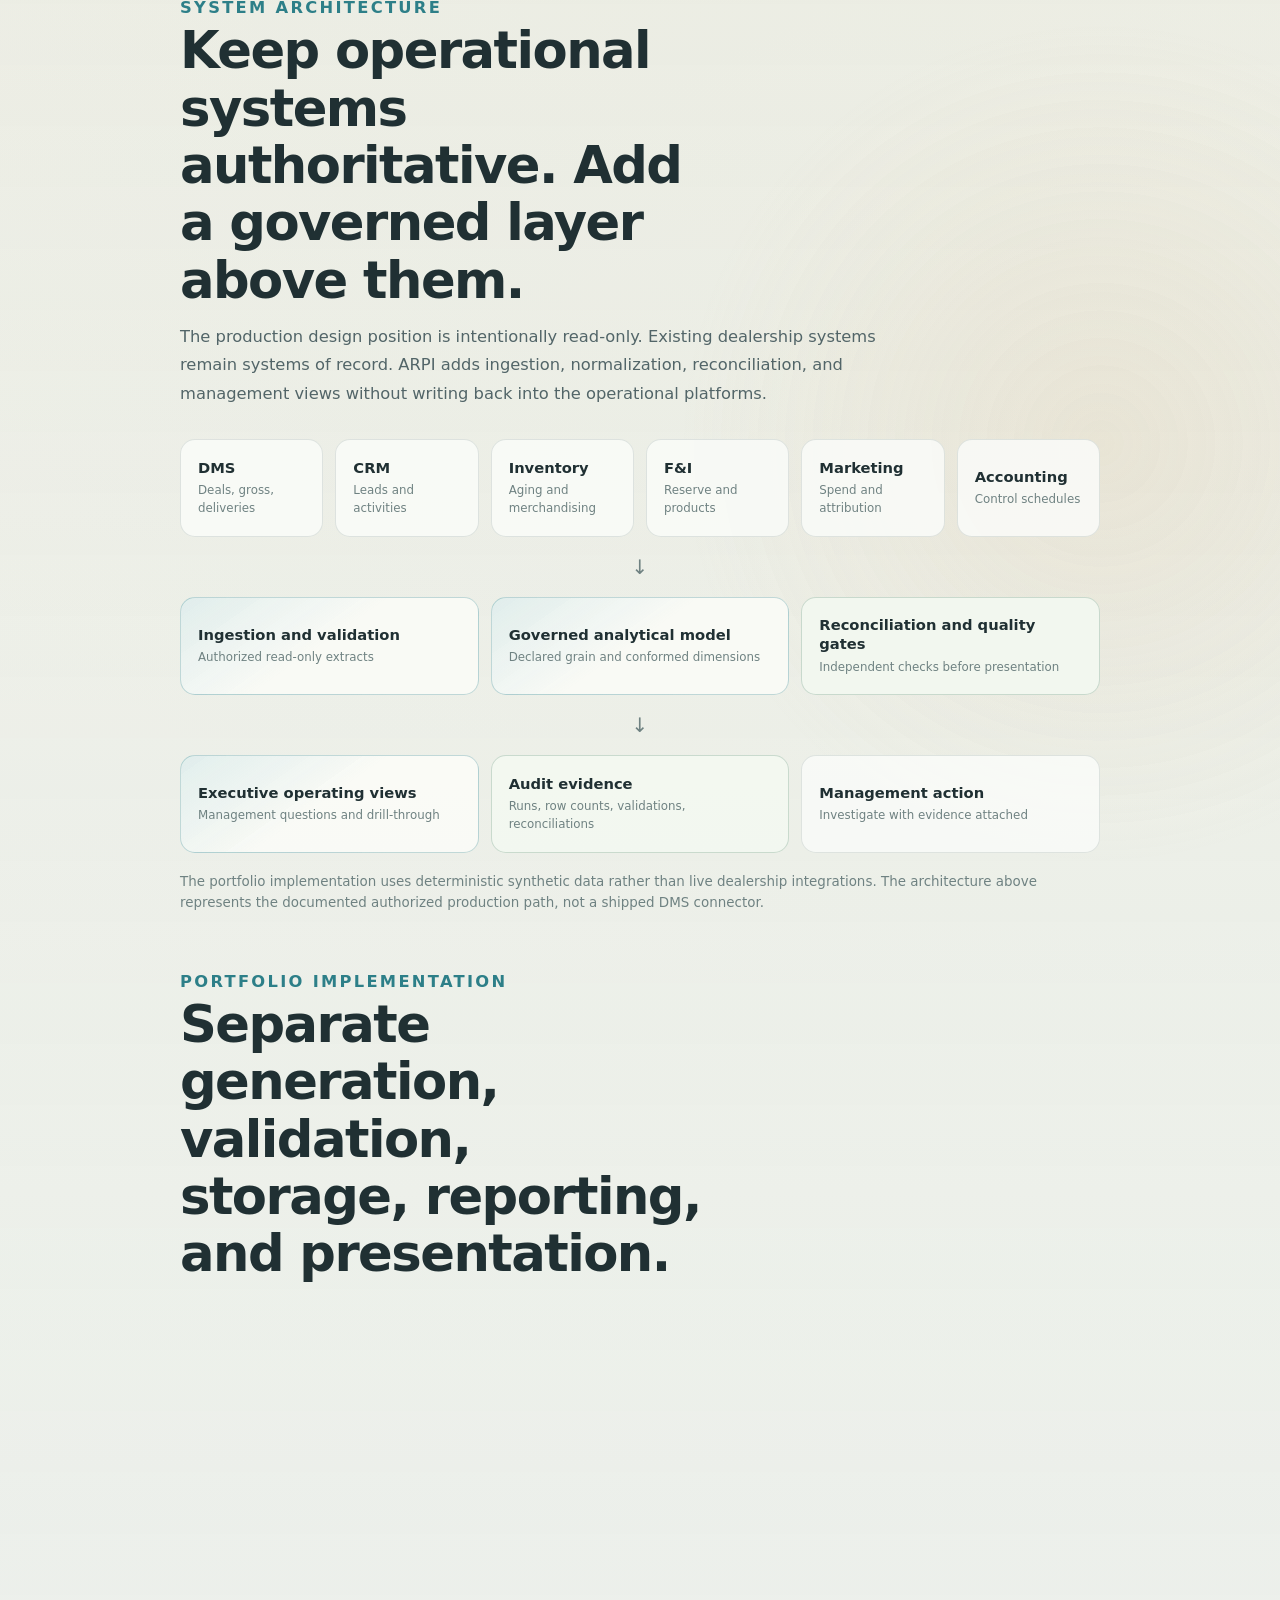
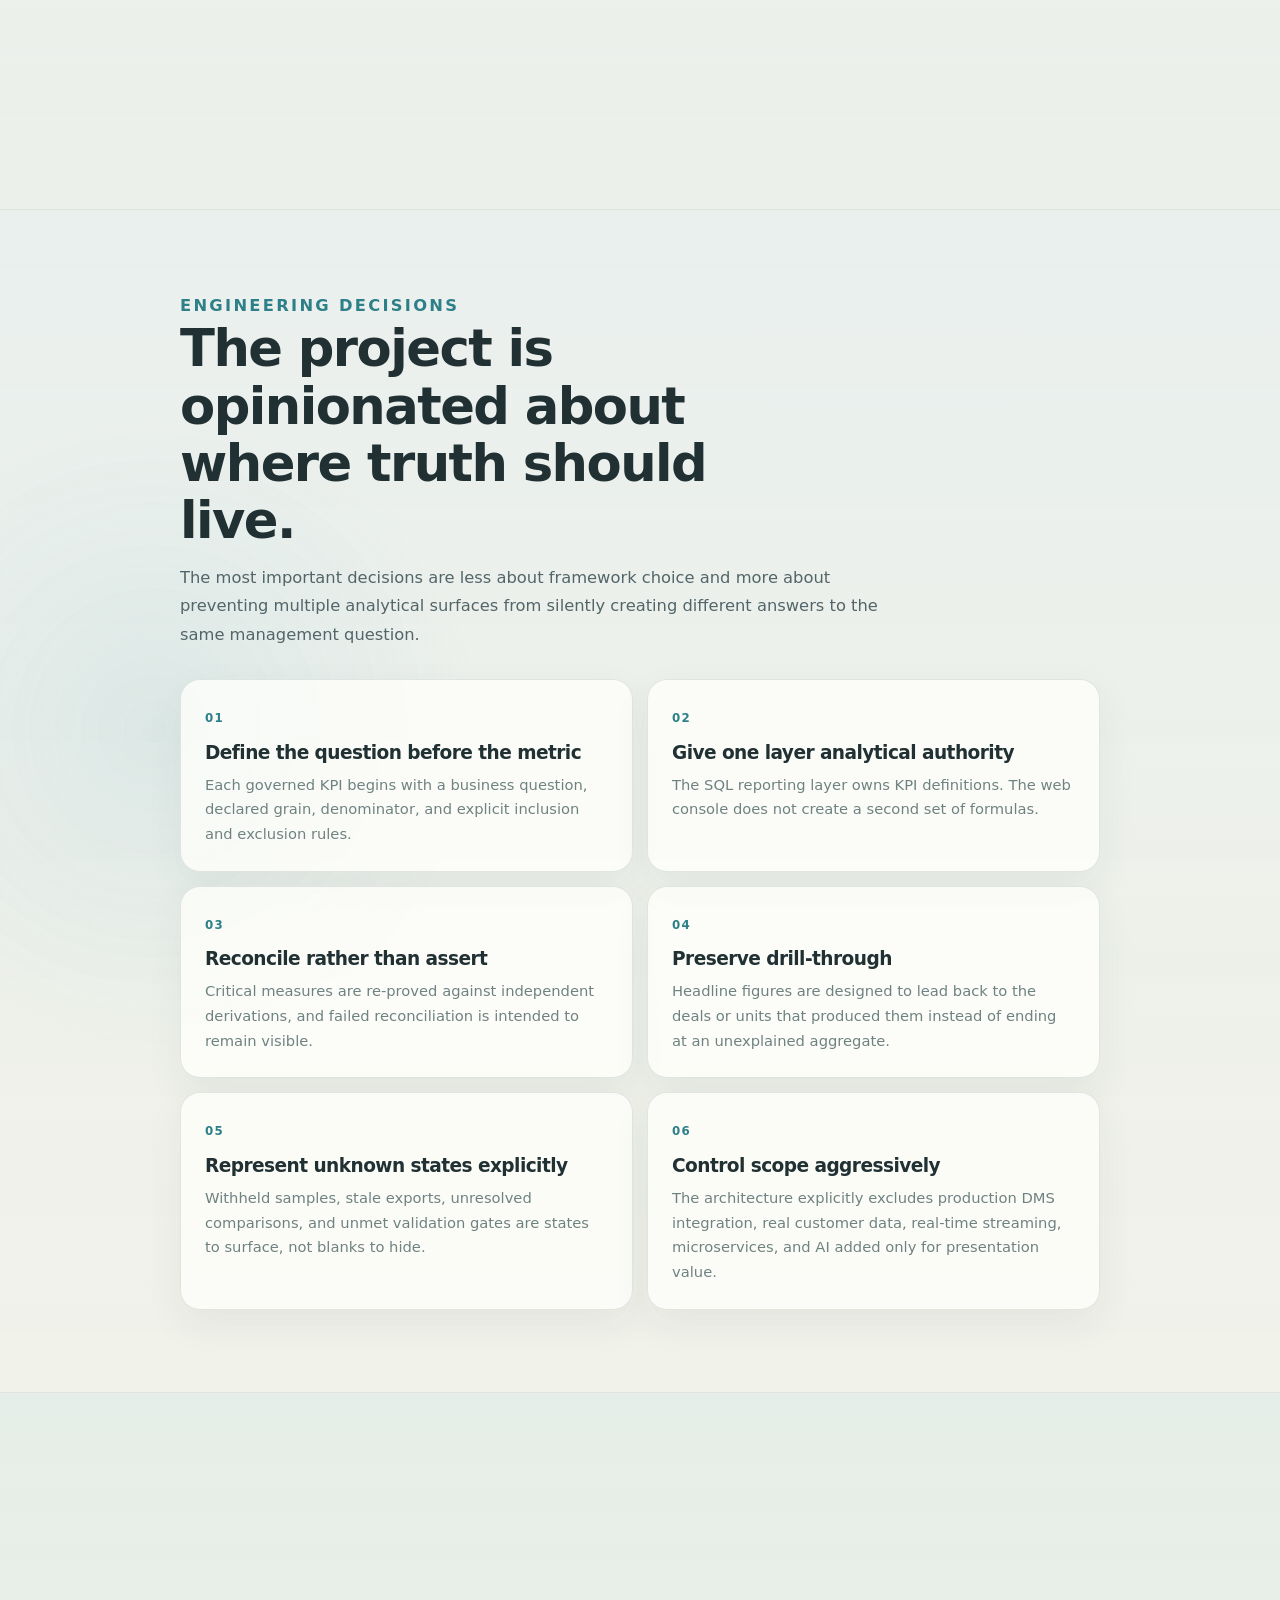
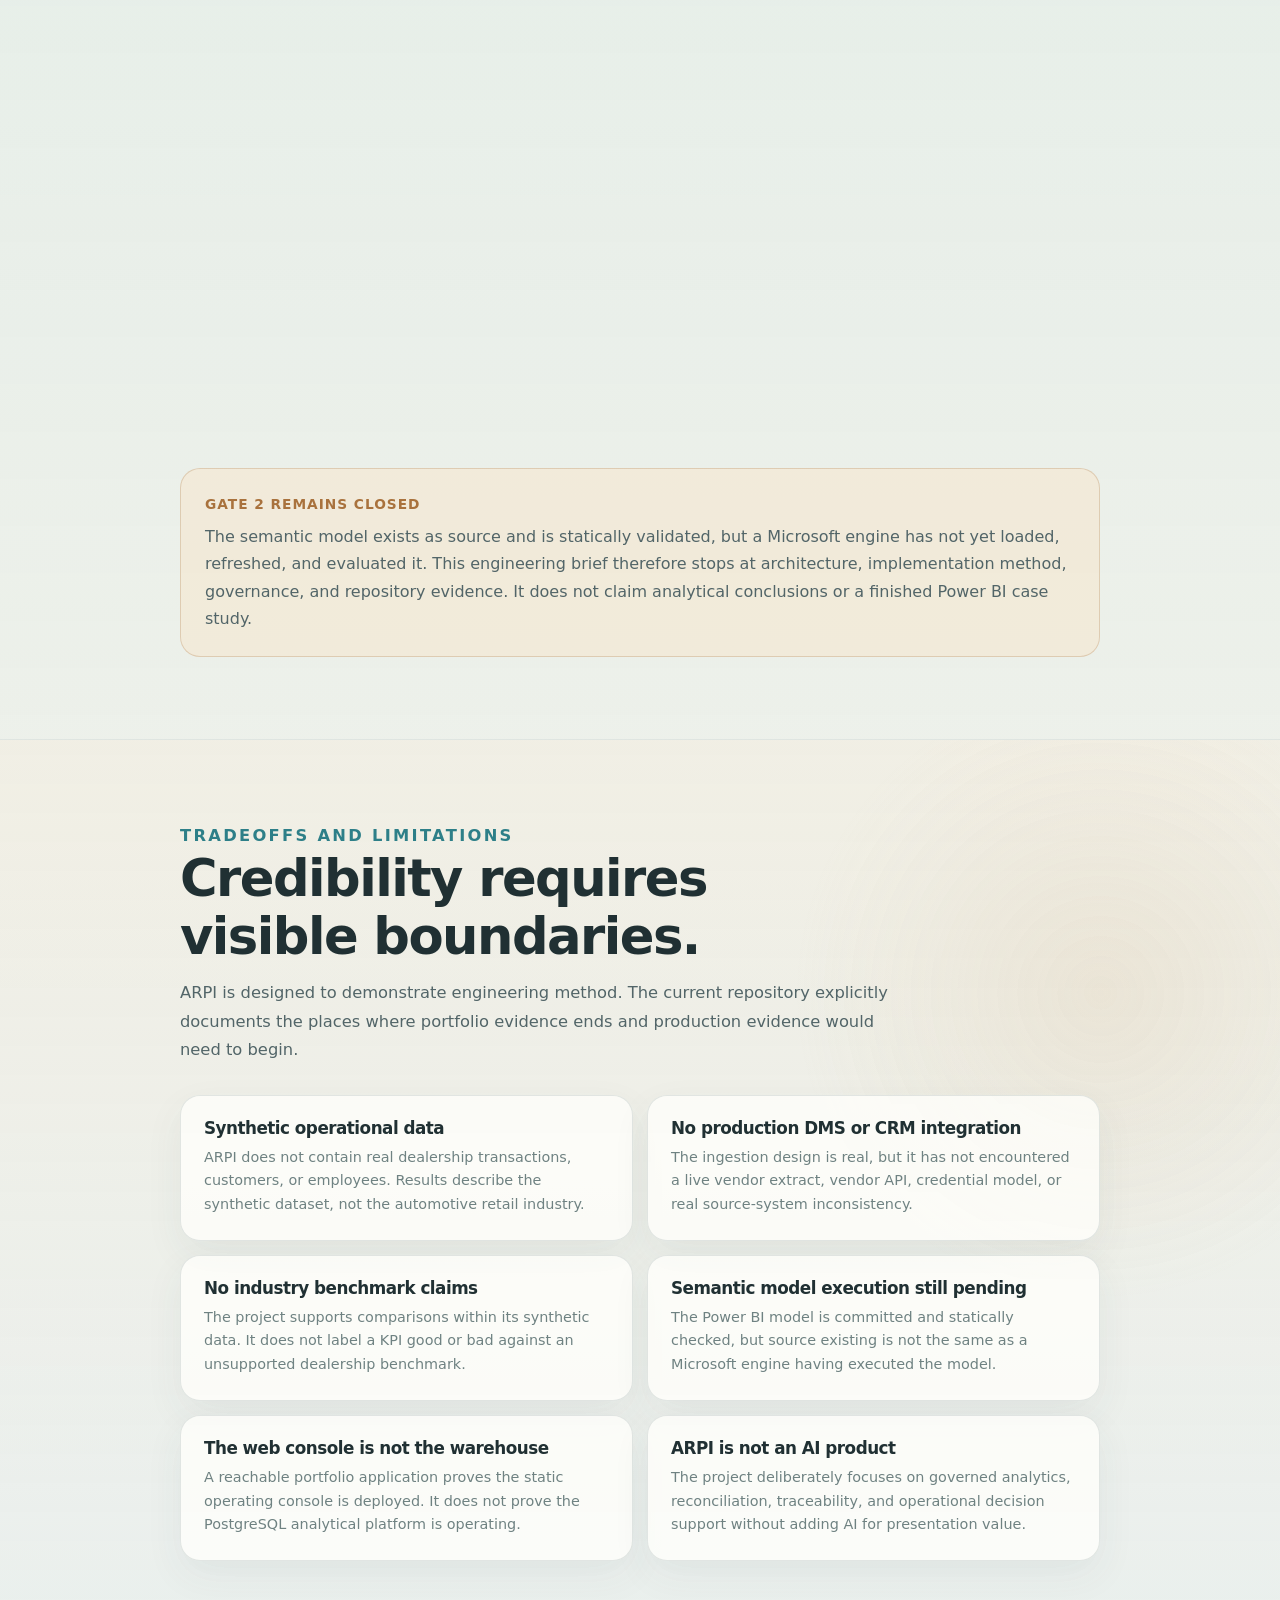
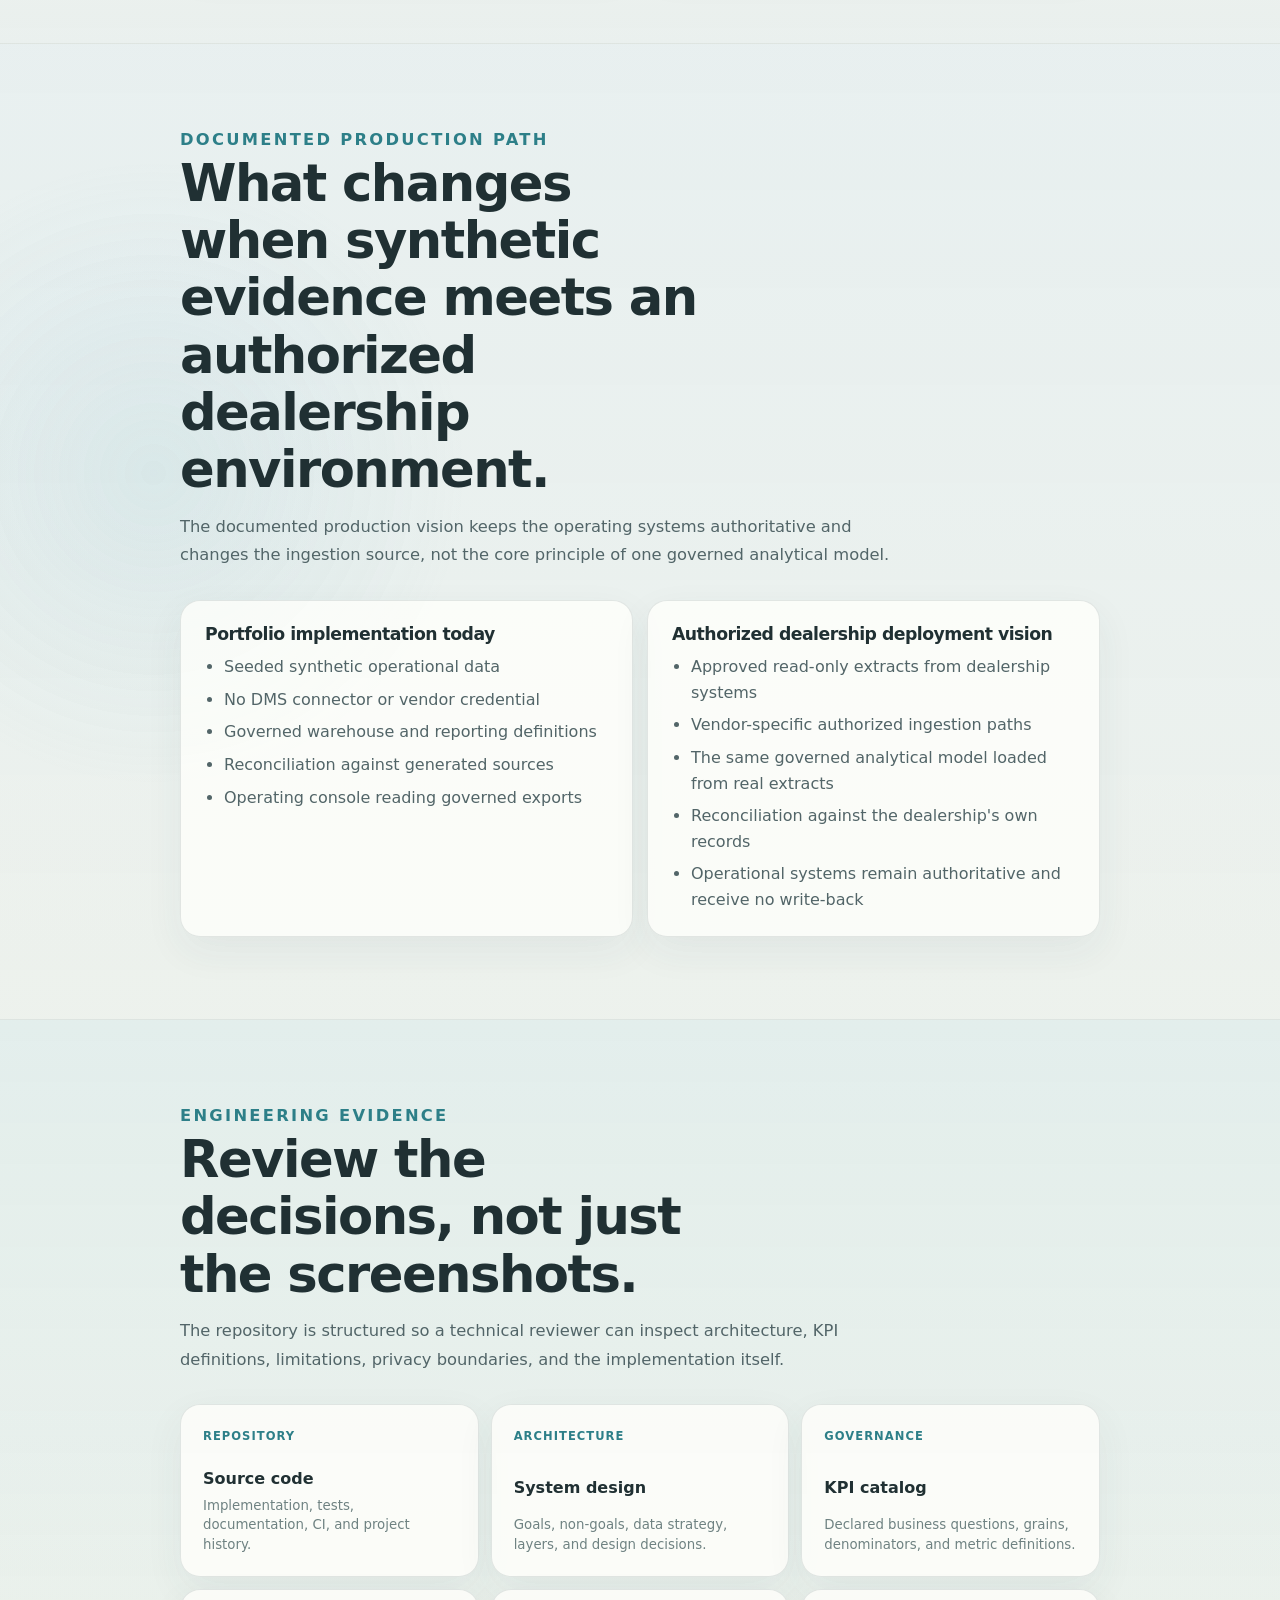
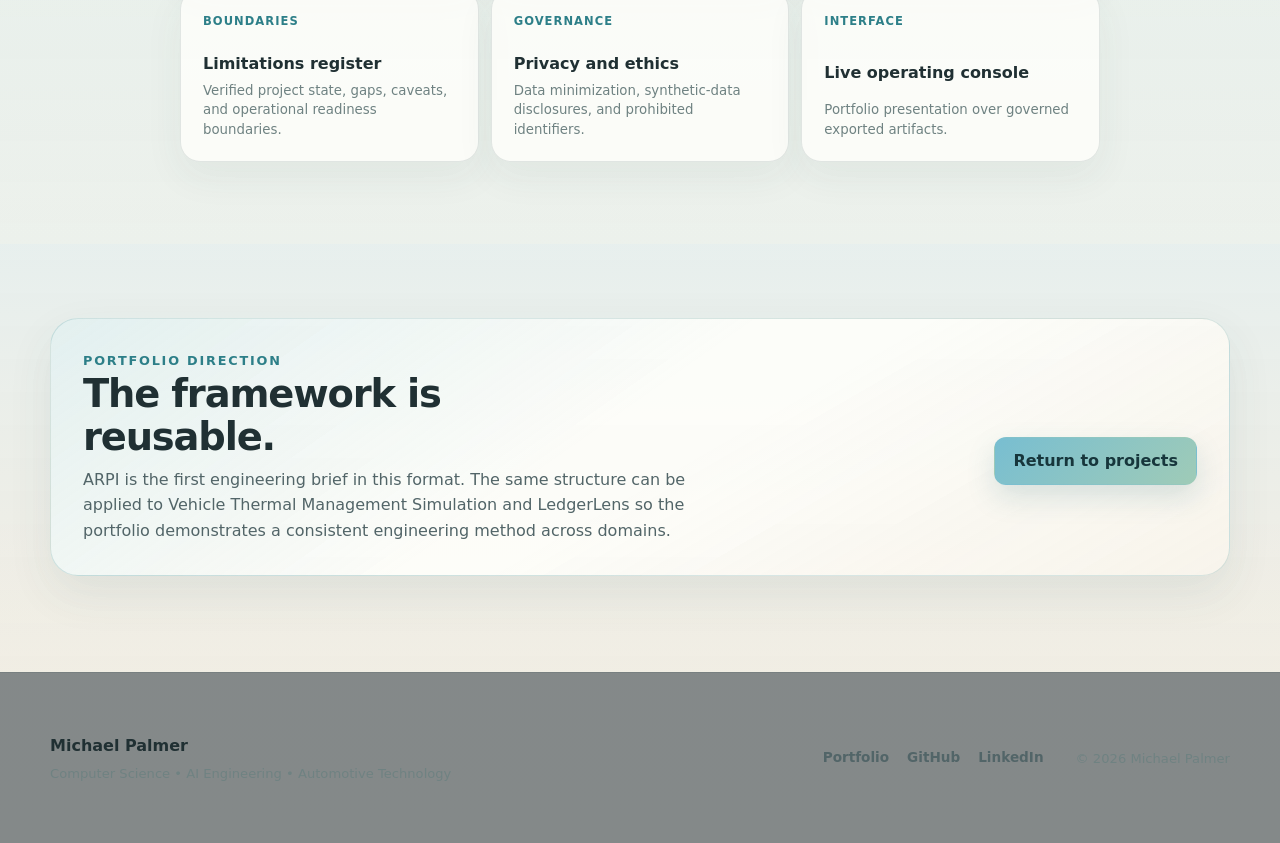
<file: engineering/arpi.html>
<!DOCTYPE html>
<html lang="en">
<head>
  <meta charset="UTF-8">
  <meta name="viewport" content="width=device-width, initial-scale=1.0">
  <meta name="description" content="Engineering brief for ARPI, Michael Palmer's governed automotive retail performance intelligence platform.">
  <meta name="author" content="Michael Palmer">
  <meta name="theme-color" content="#08101f">
  <meta property="og:title" content="ARPI Engineering Brief | Michael Palmer">
  <meta property="og:description" content="Problem framing, architecture, engineering decisions, governance, evidence, and limitations behind ARPI.">
  <meta property="og:type" content="website">
  <meta property="og:url" content="https://mpalmer79.github.io/engineering/arpi.html">
  <link rel="canonical" href="https://mpalmer79.github.io/engineering/arpi.html">
  <link rel="stylesheet" href="../styles.css">
  <link rel="stylesheet" href="../case-study.css">
  <title>ARPI Engineering Brief | Michael Palmer</title>
</head>
<body class="case-study-page">
  <a class="skip-link" href="#main-content">Skip to content</a>

  <header class="site-header" id="top">
    <div class="nav-shell">
      <a class="brand" href="../" aria-label="Michael Palmer portfolio home">
        <span class="brand-mark">MP</span>
        <span class="brand-name">Michael Palmer</span>
      </a>

      <button
        class="nav-toggle"
        type="button"
        aria-expanded="false"
        aria-controls="primary-nav"
        aria-label="Open navigation"
      >
        <span></span>
        <span></span>
        <span></span>
      </button>

      <nav class="primary-nav" id="primary-nav" aria-label="Engineering brief navigation">
        <a class="back-link" href="../#projects">Back to portfolio</a>
        <a href="#architecture">Architecture</a>
        <a href="#decisions">Decisions</a>
        <a href="#evidence">Evidence</a>
        <a class="nav-cta" href="https://github.com/mpalmer79/Automotive-Retail-Performance-Intelligence" target="_blank" rel="noreferrer">Source</a>
      </nav>
    </div>
  </header>

  <main id="main-content">
    <section class="case-hero section-shell">
      <div class="case-hero-grid">
        <div class="reveal">
          <p class="case-kicker">Engineering brief · Automotive retail intelligence</p>
          <h1>ARPI</h1>
          <p class="case-deck">
            A governed management intelligence layer designed to turn fragmented dealership operating data
            into one traceable analytical model, with consistent KPI definitions and direct evidence behind
            the numbers managers use to make decisions.
          </p>

          <div class="case-actions">
            <a class="button button-primary" href="https://arpi.up.railway.app" target="_blank" rel="noreferrer">View live application</a>
            <a class="button button-secondary" href="https://github.com/mpalmer79/Automotive-Retail-Performance-Intelligence" target="_blank" rel="noreferrer">View source</a>
            <a class="button button-secondary" href="../#projects">Portfolio</a>
          </div>
        </div>

        <aside class="case-status-panel reveal" aria-label="ARPI engineering status">
          <h2>Current engineering status</h2>
          <div class="case-status-list">
            <div class="case-status-row">
              <span class="case-status-label">Brief</span>
              <span class="case-status-value good">Architecture and method published</span>
            </div>
            <div class="case-status-row">
              <span class="case-status-label">Data</span>
              <span class="case-status-value">Synthetic dealership operations data</span>
            </div>
            <div class="case-status-row">
              <span class="case-status-label">Power BI</span>
              <span class="case-status-value pending">Real-engine validation pending</span>
            </div>
            <div class="case-status-row">
              <span class="case-status-label">Gate 2</span>
              <span class="case-status-value pending">Closed</span>
            </div>
            <div class="case-status-row">
              <span class="case-status-label">Final case study</span>
              <span class="case-status-value pending">Intentionally locked until Gate 2</span>
            </div>
          </div>
        </aside>
      </div>
    </section>

    <nav class="case-nav" aria-label="On this page">
      <div class="case-nav-inner">
        <a href="#problem">Problem</a>
        <a href="#architecture">Architecture</a>
        <a href="#decisions">Decisions</a>
        <a href="#state">Current state</a>
        <a href="#boundaries">Boundaries</a>
        <a href="#production">Production path</a>
        <a href="#evidence">Evidence</a>
      </div>
    </nav>

    <section class="case-section" id="problem">
      <div class="case-content">
        <div class="case-section-heading reveal">
          <p class="case-kicker">Problem framing</p>
          <h2>The numbers exist. The definitions do not agree.</h2>
          <p>
            Dealership performance data is spread across systems that were built for different operational jobs.
            The management problem is not a lack of data. It is the absence of one governed definition for the
            questions leadership needs answered together.
          </p>
        </div>

        <div class="case-problem">
          <article class="case-copy-card reveal">
            <p>
              Sales and gross may live in the DMS. Lead activity is in the CRM. Aging and market position sit in
              inventory tools. F&amp;I performance, marketing spend, and accounting controls come from other systems.
              When those systems disagree about the meaning of a retail unit, a lead cohort, gross, or inventory
              status, the management meeting becomes a reconciliation exercise instead of a decision-making process.
            </p>
            <p>
              ARPI addresses that failure by defining each management question before the metric, assigning the
              calculation to a governed reporting layer, and preserving drill-through to the transactions or units
              behind the aggregate.
            </p>
          </article>

          <aside class="case-callout reveal">
            <strong>Design objective</strong>
            <p>
              One analytical model, one definition per term, visible reconciliation, and enough traceability that a
              manager does not have to accept an unexplained aggregate on faith.
            </p>
          </aside>
        </div>
      </div>
    </section>

    <section class="case-section" id="architecture">
      <div class="case-content">
        <div class="case-section-heading reveal">
          <p class="case-kicker">System architecture</p>
          <h2>Keep operational systems authoritative. Add a governed layer above them.</h2>
          <p>
            The production design position is intentionally read-only. Existing dealership systems remain systems of
            record. ARPI adds ingestion, normalization, reconciliation, and management views without writing back into
            the operational platforms.
          </p>
        </div>

        <div class="architecture-stack reveal" aria-label="ARPI conceptual production architecture">
          <div class="architecture-row sources">
            <div class="arch-node"><strong>DMS</strong><span>Deals, gross, deliveries</span></div>
            <div class="arch-node"><strong>CRM</strong><span>Leads and activities</span></div>
            <div class="arch-node"><strong>Inventory</strong><span>Aging and merchandising</span></div>
            <div class="arch-node"><strong>F&amp;I</strong><span>Reserve and products</span></div>
            <div class="arch-node"><strong>Marketing</strong><span>Spend and attribution</span></div>
            <div class="arch-node"><strong>Accounting</strong><span>Control schedules</span></div>
          </div>
          <div class="arch-arrow" aria-hidden="true">↓</div>
          <div class="architecture-row">
            <div class="arch-node primary"><strong>Ingestion and validation</strong><span>Authorized read-only extracts</span></div>
            <div class="arch-node primary"><strong>Governed analytical model</strong><span>Declared grain and conformed dimensions</span></div>
            <div class="arch-node governance"><strong>Reconciliation and quality gates</strong><span>Independent checks before presentation</span></div>
          </div>
          <div class="arch-arrow" aria-hidden="true">↓</div>
          <div class="architecture-row">
            <div class="arch-node primary"><strong>Executive operating views</strong><span>Management questions and drill-through</span></div>
            <div class="arch-node governance"><strong>Audit evidence</strong><span>Runs, row counts, validations, reconciliations</span></div>
            <div class="arch-node"><strong>Management action</strong><span>Investigate with evidence attached</span></div>
          </div>
        </div>

        <p class="architecture-note reveal">
          The portfolio implementation uses deterministic synthetic data rather than live dealership integrations.
          The architecture above represents the documented authorized production path, not a shipped DMS connector.
        </p>

        <div class="case-section-heading reveal" style="margin-top: 54px;">
          <p class="case-kicker">Portfolio implementation</p>
          <h2>Separate generation, validation, storage, reporting, and presentation.</h2>
        </div>

        <div class="architecture-stack reveal" aria-label="ARPI portfolio implementation architecture">
          <div class="architecture-row">
            <div class="arch-node"><strong>Configuration profile</strong><span>Development, test, portfolio</span></div>
            <div class="arch-node primary"><strong>Python generator</strong><span>Seeded and deterministic</span></div>
            <div class="arch-node governance"><strong>Validation framework</strong><span>Reject bad data before load</span></div>
          </div>
          <div class="arch-arrow" aria-hidden="true">↓</div>
          <div class="architecture-row">
            <div class="arch-node"><strong>CSV and manifest</strong><span>Content digests and lineage</span></div>
            <div class="arch-node primary"><strong>PostgreSQL</strong><span>raw → staging → warehouse → reporting</span></div>
            <div class="arch-node governance"><strong>Audit schema</strong><span>Pipeline and reconciliation evidence</span></div>
          </div>
          <div class="arch-arrow" aria-hidden="true">↓</div>
          <div class="architecture-row">
            <div class="arch-node primary"><strong>Governed exports</strong><span>Reporting views only</span></div>
            <div class="arch-node primary"><strong>Next.js console</strong><span>Reads governed committed artifacts</span></div>
            <div class="arch-node pending"><strong>Power BI semantic model</strong><span>Source built, real-engine validation pending</span></div>
          </div>
        </div>
      </div>
    </section>

    <section class="case-section" id="decisions">
      <div class="case-content">
        <div class="case-section-heading reveal">
          <p class="case-kicker">Engineering decisions</p>
          <h2>The project is opinionated about where truth should live.</h2>
          <p>
            The most important decisions are less about framework choice and more about preventing multiple analytical
            surfaces from silently creating different answers to the same management question.
          </p>
        </div>

        <div class="case-decisions">
          <article class="case-decision reveal">
            <span class="case-decision-index">01</span>
            <h3>Define the question before the metric</h3>
            <p>Each governed KPI begins with a business question, declared grain, denominator, and explicit inclusion and exclusion rules.</p>
          </article>

          <article class="case-decision reveal">
            <span class="case-decision-index">02</span>
            <h3>Give one layer analytical authority</h3>
            <p>The SQL reporting layer owns KPI definitions. The web console does not create a second set of formulas.</p>
          </article>

          <article class="case-decision reveal">
            <span class="case-decision-index">03</span>
            <h3>Reconcile rather than assert</h3>
            <p>Critical measures are re-proved against independent derivations, and failed reconciliation is intended to remain visible.</p>
          </article>

          <article class="case-decision reveal">
            <span class="case-decision-index">04</span>
            <h3>Preserve drill-through</h3>
            <p>Headline figures are designed to lead back to the deals or units that produced them instead of ending at an unexplained aggregate.</p>
          </article>

          <article class="case-decision reveal">
            <span class="case-decision-index">05</span>
            <h3>Represent unknown states explicitly</h3>
            <p>Withheld samples, stale exports, unresolved comparisons, and unmet validation gates are states to surface, not blanks to hide.</p>
          </article>

          <article class="case-decision reveal">
            <span class="case-decision-index">06</span>
            <h3>Control scope aggressively</h3>
            <p>The architecture explicitly excludes production DMS integration, real customer data, real-time streaming, microservices, and AI added only for presentation value.</p>
          </article>
        </div>
      </div>
    </section>

    <section class="case-section" id="state">
      <div class="case-content">
        <div class="case-section-heading reveal">
          <p class="case-kicker">Current repository evidence</p>
          <h2>Show what exists, and show what does not.</h2>
          <p>
            These counts are presented as engineering evidence, not as business outcomes. The project deliberately
            separates source artifacts, executed validation, deployment state, and analytical findings.
          </p>
        </div>

        <div class="case-metrics">
          <div class="case-metric reveal"><strong>8</strong><span>Warehouse dimensions</span></div>
          <div class="case-metric reveal"><strong>5</strong><span>Warehouse facts</span></div>
          <div class="case-metric reveal"><strong>28</strong><span>Reporting views</span></div>
          <div class="case-metric reveal"><strong>29</strong><span>Governed KPIs</span></div>
          <div class="case-metric reveal"><strong>49</strong><span>DAX measures declared in TMDL</span></div>
          <div class="case-metric reveal"><strong>42</strong><span>Semantic model relationships</span></div>
          <div class="case-metric caution reveal"><strong>0</strong><span>Power BI report pages currently verified</span></div>
          <div class="case-metric caution reveal"><strong>0</strong><span>Analytical findings currently claimed</span></div>
        </div>

        <div class="case-gate reveal">
          <strong>Gate 2 remains closed</strong>
          <p>
            The semantic model exists as source and is statically validated, but a Microsoft engine has not yet loaded,
            refreshed, and evaluated it. This engineering brief therefore stops at architecture, implementation method,
            governance, and repository evidence. It does not claim analytical conclusions or a finished Power BI case study.
          </p>
        </div>
      </div>
    </section>

    <section class="case-section" id="boundaries">
      <div class="case-content">
        <div class="case-section-heading reveal">
          <p class="case-kicker">Tradeoffs and limitations</p>
          <h2>Credibility requires visible boundaries.</h2>
          <p>
            ARPI is designed to demonstrate engineering method. The current repository explicitly documents the places
            where portfolio evidence ends and production evidence would need to begin.
          </p>
        </div>

        <div class="case-boundaries">
          <article class="case-boundary-card reveal">
            <h3>Synthetic operational data</h3>
            <p>ARPI does not contain real dealership transactions, customers, or employees. Results describe the synthetic dataset, not the automotive retail industry.</p>
          </article>

          <article class="case-boundary-card reveal">
            <h3>No production DMS or CRM integration</h3>
            <p>The ingestion design is real, but it has not encountered a live vendor extract, vendor API, credential model, or real source-system inconsistency.</p>
          </article>

          <article class="case-boundary-card reveal">
            <h3>No industry benchmark claims</h3>
            <p>The project supports comparisons within its synthetic data. It does not label a KPI good or bad against an unsupported dealership benchmark.</p>
          </article>

          <article class="case-boundary-card reveal">
            <h3>Semantic model execution still pending</h3>
            <p>The Power BI model is committed and statically checked, but source existing is not the same as a Microsoft engine having executed the model.</p>
          </article>

          <article class="case-boundary-card reveal">
            <h3>The web console is not the warehouse</h3>
            <p>A reachable portfolio application proves the static operating console is deployed. It does not prove the PostgreSQL analytical platform is operating.</p>
          </article>

          <article class="case-boundary-card reveal">
            <h3>ARPI is not an AI product</h3>
            <p>The project deliberately focuses on governed analytics, reconciliation, traceability, and operational decision support without adding AI for presentation value.</p>
          </article>
        </div>
      </div>
    </section>

    <section class="case-section" id="production">
      <div class="case-content">
        <div class="case-section-heading reveal">
          <p class="case-kicker">Documented production path</p>
          <h2>What changes when synthetic evidence meets an authorized dealership environment.</h2>
          <p>
            The documented production vision keeps the operating systems authoritative and changes the ingestion source,
            not the core principle of one governed analytical model.
          </p>
        </div>

        <div class="case-production-grid">
          <article class="case-production-card reveal">
            <h3>Portfolio implementation today</h3>
            <ul>
              <li>Seeded synthetic operational data</li>
              <li>No DMS connector or vendor credential</li>
              <li>Governed warehouse and reporting definitions</li>
              <li>Reconciliation against generated sources</li>
              <li>Operating console reading governed exports</li>
            </ul>
          </article>

          <article class="case-production-card reveal">
            <h3>Authorized dealership deployment vision</h3>
            <ul>
              <li>Approved read-only extracts from dealership systems</li>
              <li>Vendor-specific authorized ingestion paths</li>
              <li>The same governed analytical model loaded from real extracts</li>
              <li>Reconciliation against the dealership's own records</li>
              <li>Operational systems remain authoritative and receive no write-back</li>
            </ul>
          </article>
        </div>
      </div>
    </section>

    <section class="case-section" id="evidence">
      <div class="case-content">
        <div class="case-section-heading reveal">
          <p class="case-kicker">Engineering evidence</p>
          <h2>Review the decisions, not just the screenshots.</h2>
          <p>
            The repository is structured so a technical reviewer can inspect architecture, KPI definitions, limitations,
            privacy boundaries, and the implementation itself.
          </p>
        </div>

        <div class="case-evidence-grid">
          <a class="case-evidence-card reveal" href="https://github.com/mpalmer79/Automotive-Retail-Performance-Intelligence" target="_blank" rel="noreferrer">
            <span>Repository</span>
            <strong>Source code</strong>
            <small>Implementation, tests, documentation, CI, and project history.</small>
          </a>

          <a class="case-evidence-card reveal" href="https://github.com/mpalmer79/Automotive-Retail-Performance-Intelligence/blob/main/ARCHITECTURE.md" target="_blank" rel="noreferrer">
            <span>Architecture</span>
            <strong>System design</strong>
            <small>Goals, non-goals, data strategy, layers, and design decisions.</small>
          </a>

          <a class="case-evidence-card reveal" href="https://github.com/mpalmer79/Automotive-Retail-Performance-Intelligence/blob/main/KPI_CATALOG.md" target="_blank" rel="noreferrer">
            <span>Governance</span>
            <strong>KPI catalog</strong>
            <small>Declared business questions, grains, denominators, and metric definitions.</small>
          </a>

          <a class="case-evidence-card reveal" href="https://github.com/mpalmer79/Automotive-Retail-Performance-Intelligence/blob/main/LIMITATIONS.md" target="_blank" rel="noreferrer">
            <span>Boundaries</span>
            <strong>Limitations register</strong>
            <small>Verified project state, gaps, caveats, and operational readiness boundaries.</small>
          </a>

          <a class="case-evidence-card reveal" href="https://github.com/mpalmer79/Automotive-Retail-Performance-Intelligence/blob/main/PRIVACY_AND_ETHICS.md" target="_blank" rel="noreferrer">
            <span>Governance</span>
            <strong>Privacy and ethics</strong>
            <small>Data minimization, synthetic-data disclosures, and prohibited identifiers.</small>
          </a>

          <a class="case-evidence-card reveal" href="https://arpi.up.railway.app" target="_blank" rel="noreferrer">
            <span>Interface</span>
            <strong>Live operating console</strong>
            <small>Portfolio presentation over governed exported artifacts.</small>
          </a>
        </div>
      </div>
    </section>

    <section class="case-footer-cta section-shell">
      <div class="case-footer-panel reveal">
        <div>
          <p class="case-kicker">Portfolio direction</p>
          <h2>The framework is reusable.</h2>
          <p>
            ARPI is the first engineering brief in this format. The same structure can be applied to Vehicle Thermal
            Management Simulation and LedgerLens so the portfolio demonstrates a consistent engineering method across domains.
          </p>
        </div>
        <div class="case-actions">
          <a class="button button-primary" href="../#projects">Return to projects</a>
        </div>
      </div>
    </section>
  </main>

  <footer class="site-footer">
    <div class="section-shell footer-inner">
      <div>
        <strong>Michael Palmer</strong>
        <p>Computer Science • AI Engineering • Automotive Technology</p>
      </div>
      <div class="footer-links">
        <a href="../">Portfolio</a>
        <a href="https://github.com/mpalmer79" target="_blank" rel="noreferrer">GitHub</a>
        <a href="https://www.linkedin.com/in/mpalmer1234/" target="_blank" rel="noreferrer">LinkedIn</a>
      </div>
      <p class="copyright">© <span id="current-year"></span> Michael Palmer</p>
    </div>
  </footer>

  <script src="../script.js"></script>
</body>
</html>
</file>
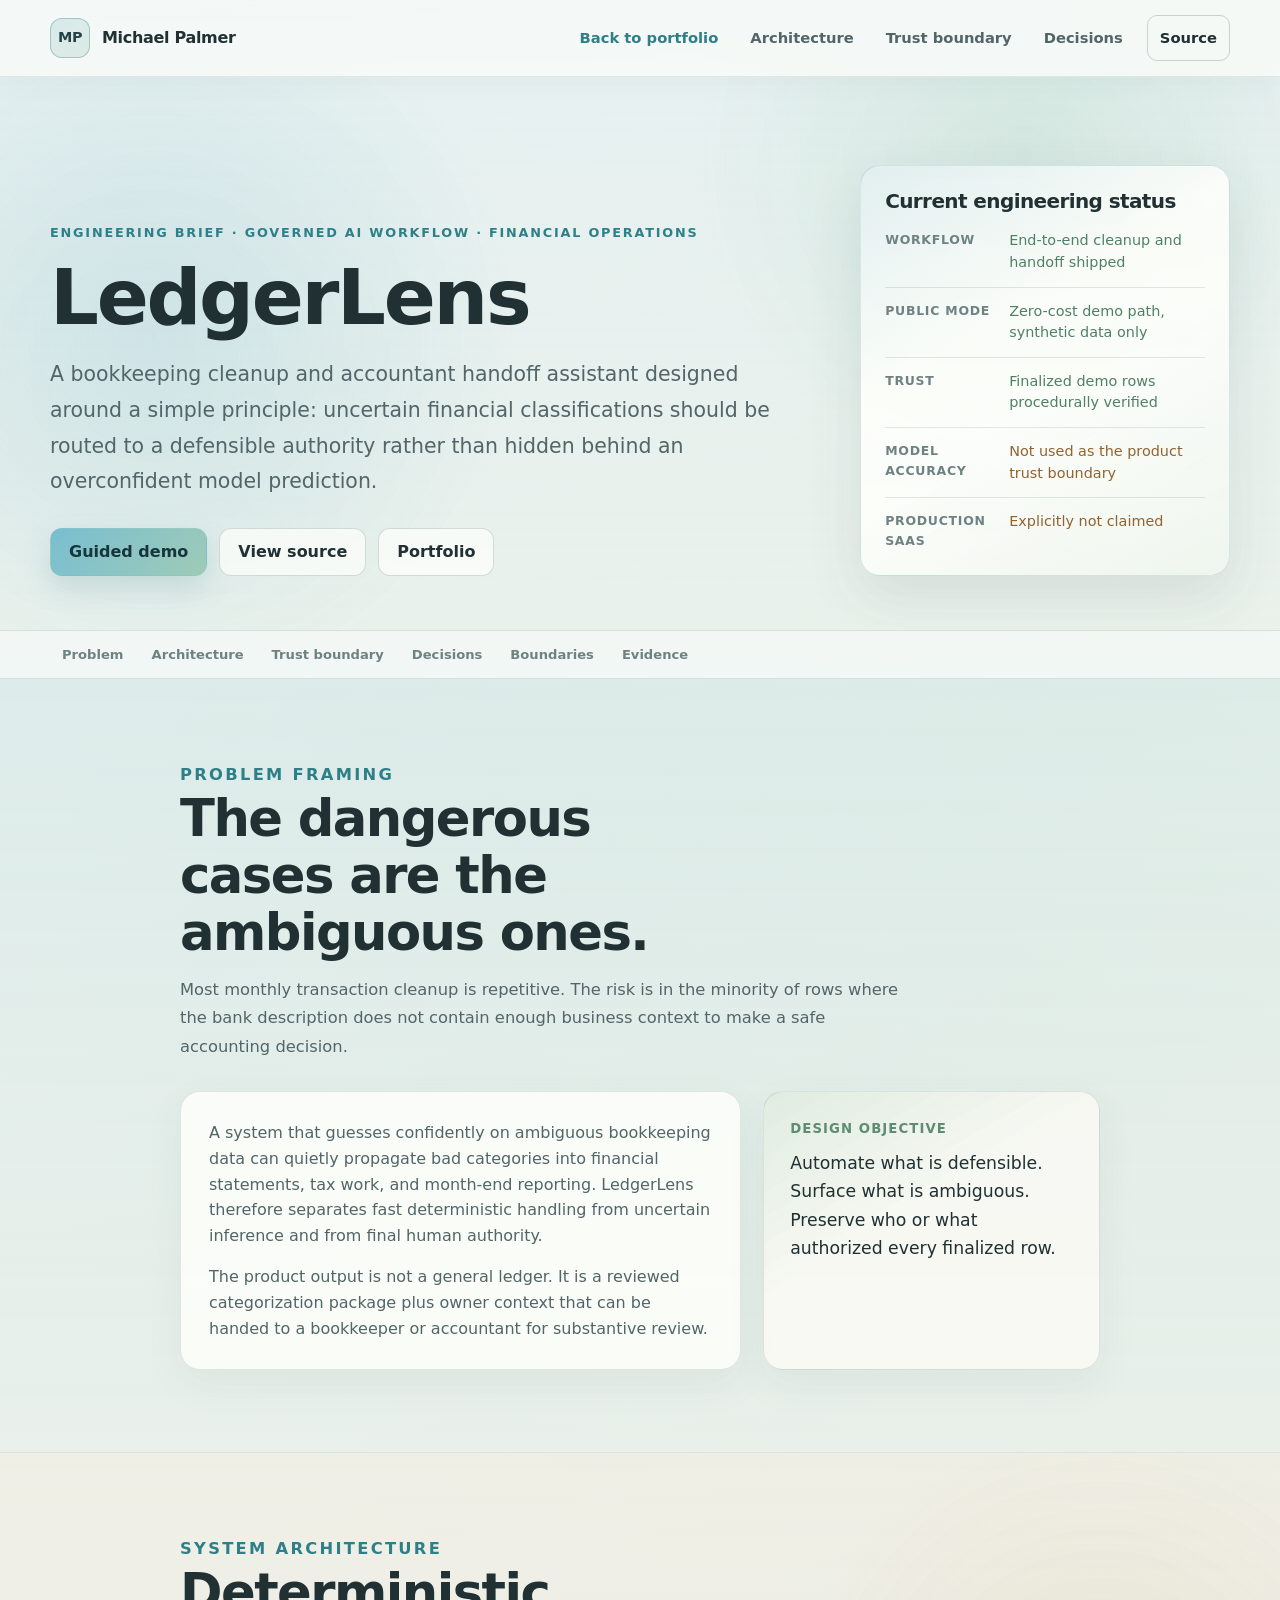
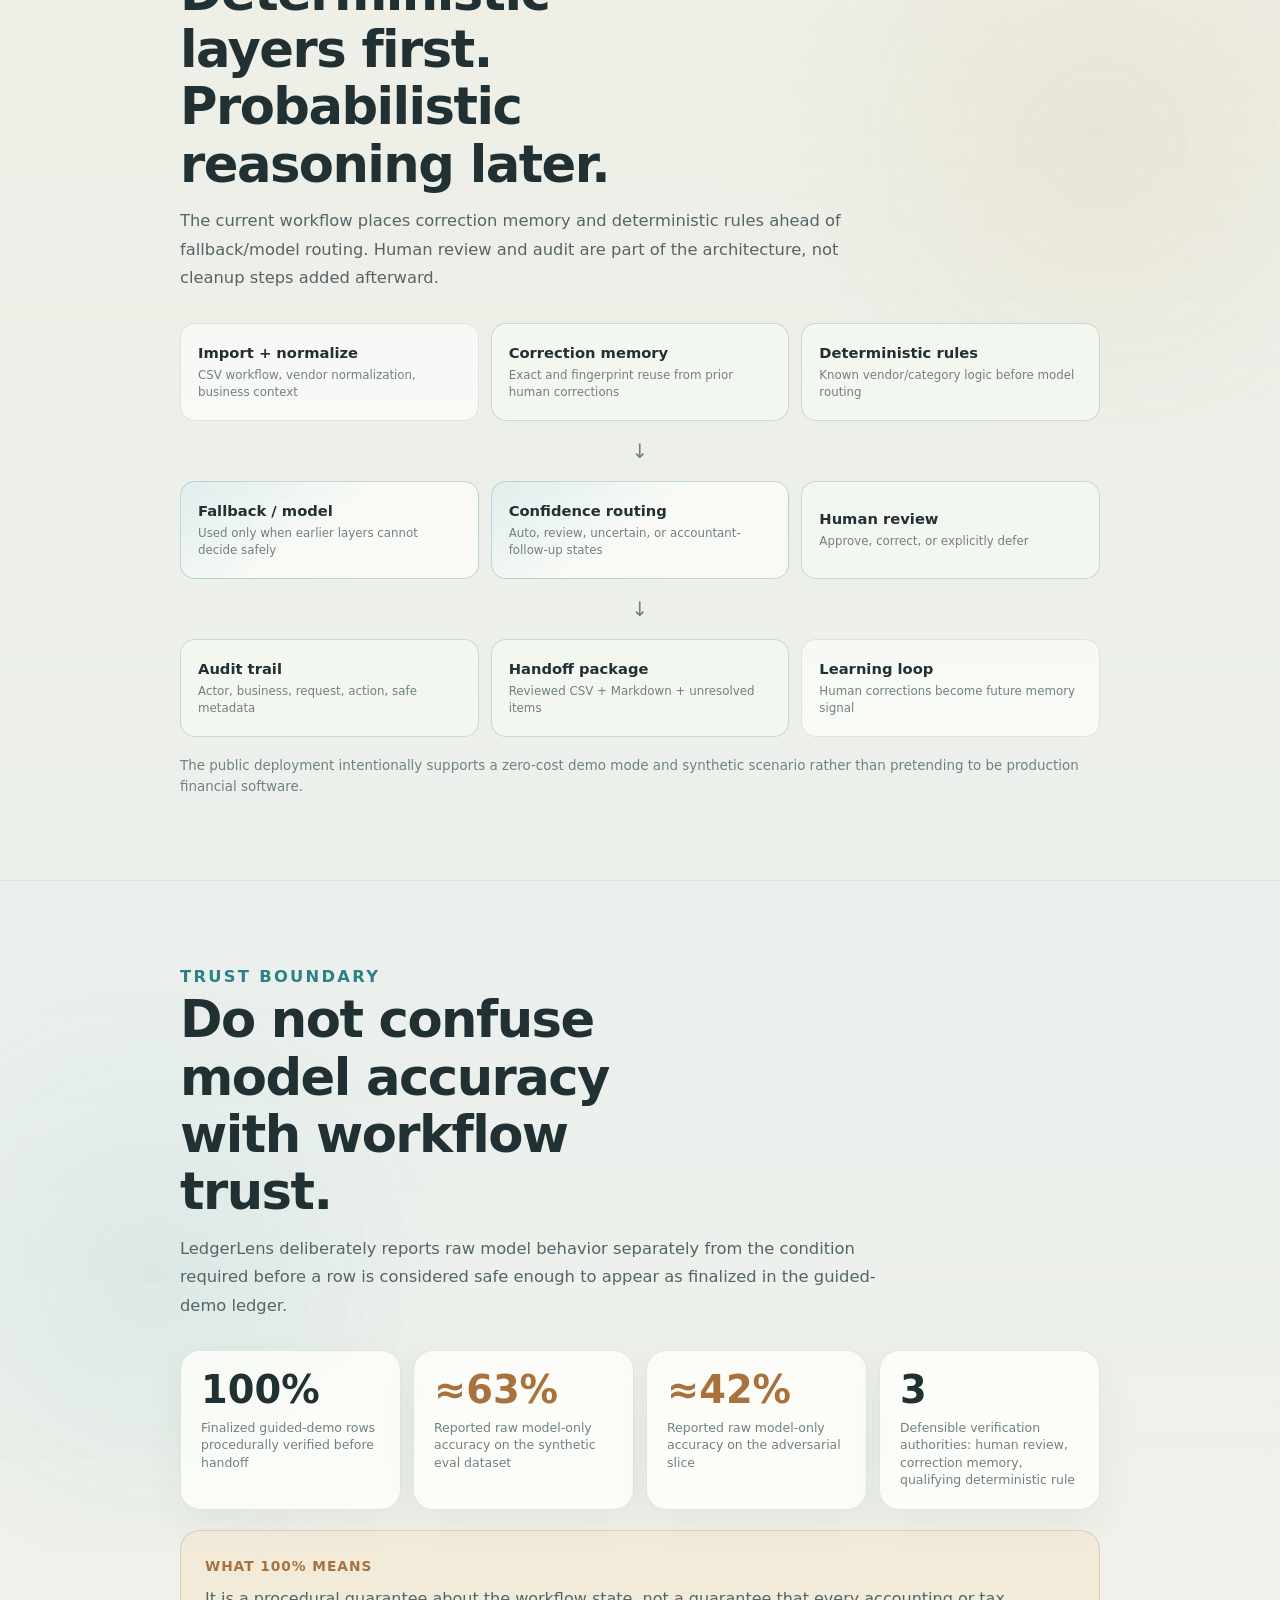
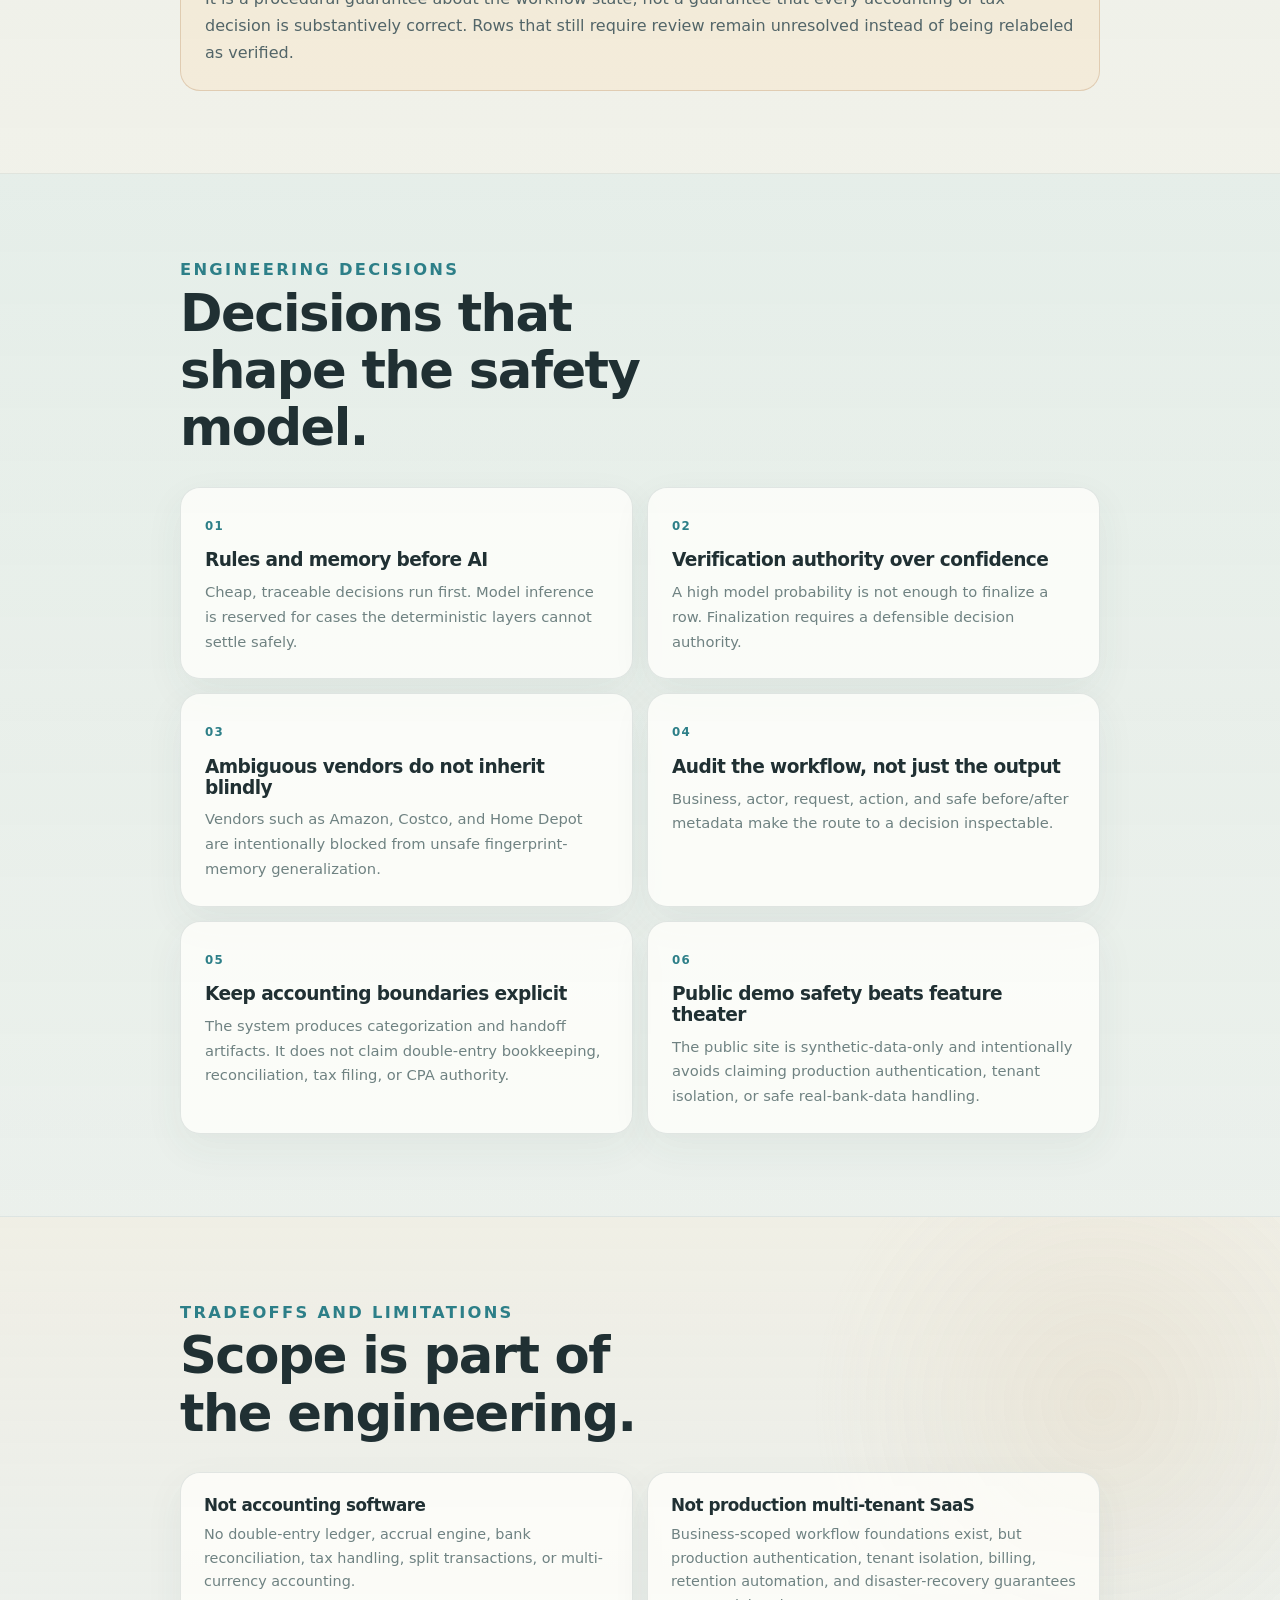
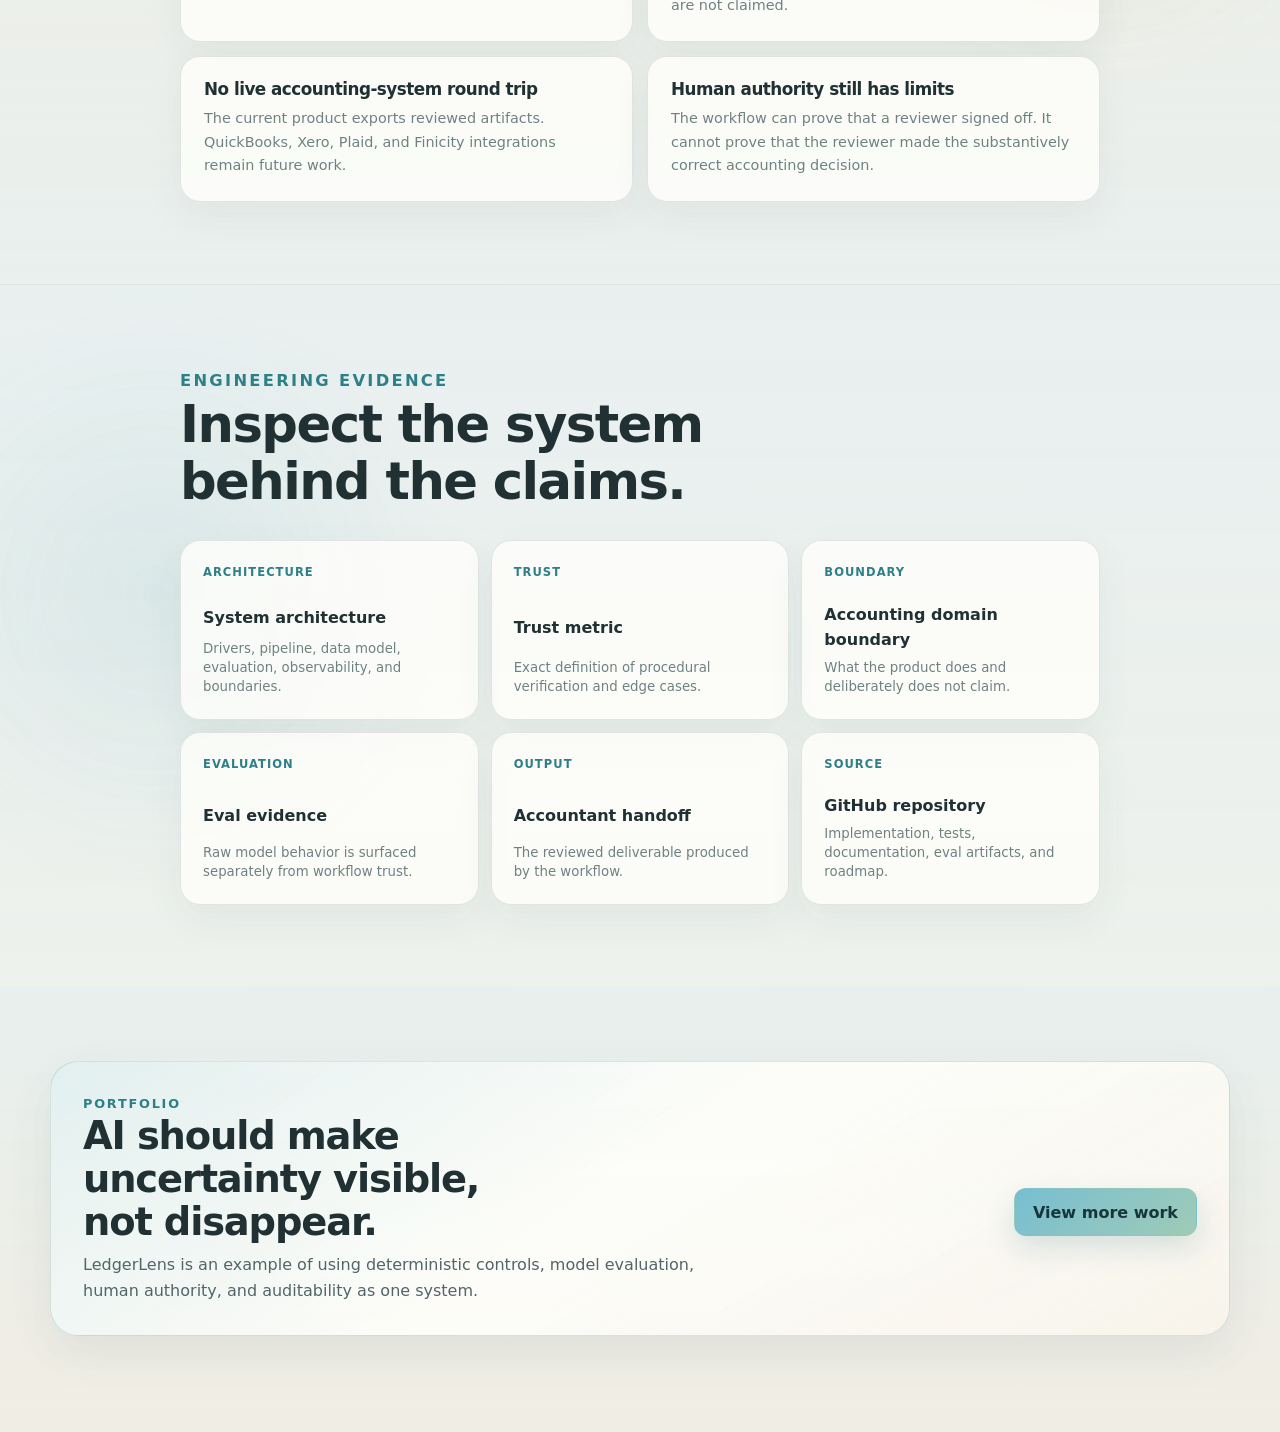
<file: engineering/ledgerlens.html>
<!DOCTYPE html>
<html lang="en">
<head>
  <meta charset="UTF-8">
  <meta name="viewport" content="width=device-width, initial-scale=1.0">
  <meta name="description" content="Engineering brief for LedgerLens, Michael Palmer's governed bookkeeping cleanup and accountant handoff workflow.">
  <meta name="author" content="Michael Palmer">
  <meta name="theme-color" content="#08101f">
  <meta property="og:title" content="LedgerLens Engineering Brief | Michael Palmer">
  <meta property="og:description" content="Workflow architecture, deterministic-first AI routing, trust boundaries, auditability, and production limitations behind LedgerLens.">
  <meta property="og:type" content="website">
  <meta property="og:url" content="https://mpalmer79.github.io/engineering/ledgerlens.html">
  <link rel="canonical" href="https://mpalmer79.github.io/engineering/ledgerlens.html">
  <link rel="stylesheet" href="../styles.css">
  <link rel="stylesheet" href="../case-study.css">
  <title>LedgerLens Engineering Brief | Michael Palmer</title>
</head>
<body class="case-study-page">
  <a class="skip-link" href="#main-content">Skip to content</a>

  <header class="site-header" id="top">
    <div class="nav-shell">
      <a class="brand" href="../" aria-label="Michael Palmer portfolio home">
        <span class="brand-mark">MP</span>
        <span class="brand-name">Michael Palmer</span>
      </a>
      <button class="nav-toggle" type="button" aria-expanded="false" aria-controls="primary-nav" aria-label="Open navigation">
        <span></span><span></span><span></span>
      </button>
      <nav class="primary-nav" id="primary-nav" aria-label="LedgerLens engineering brief navigation">
        <a class="back-link" href="../#projects">Back to portfolio</a>
        <a href="#architecture">Architecture</a>
        <a href="#trust">Trust boundary</a>
        <a href="#decisions">Decisions</a>
        <a class="nav-cta" href="https://github.com/mpalmer79/LedgerLens" target="_blank" rel="noreferrer">Source</a>
      </nav>
    </div>
  </header>

  <main id="main-content">
    <section class="case-hero section-shell">
      <div class="case-hero-grid">
        <div class="reveal">
          <p class="case-kicker">Engineering brief · Governed AI workflow · Financial operations</p>
          <h1>LedgerLens</h1>
          <p class="case-deck">
            A bookkeeping cleanup and accountant handoff assistant designed around a simple principle:
            uncertain financial classifications should be routed to a defensible authority rather than
            hidden behind an overconfident model prediction.
          </p>
          <div class="case-actions">
            <a class="button button-primary" href="https://ledgerlens.up.railway.app/demo" target="_blank" rel="noreferrer">Guided demo</a>
            <a class="button button-secondary" href="https://github.com/mpalmer79/LedgerLens" target="_blank" rel="noreferrer">View source</a>
            <a class="button button-secondary" href="../#projects">Portfolio</a>
          </div>
        </div>

        <aside class="case-status-panel reveal" aria-label="LedgerLens engineering status">
          <h2>Current engineering status</h2>
          <div class="case-status-list">
            <div class="case-status-row"><span class="case-status-label">Workflow</span><span class="case-status-value good">End-to-end cleanup and handoff shipped</span></div>
            <div class="case-status-row"><span class="case-status-label">Public mode</span><span class="case-status-value good">Zero-cost demo path, synthetic data only</span></div>
            <div class="case-status-row"><span class="case-status-label">Trust</span><span class="case-status-value good">Finalized demo rows procedurally verified</span></div>
            <div class="case-status-row"><span class="case-status-label">Model accuracy</span><span class="case-status-value pending">Not used as the product trust boundary</span></div>
            <div class="case-status-row"><span class="case-status-label">Production SaaS</span><span class="case-status-value pending">Explicitly not claimed</span></div>
          </div>
        </aside>
      </div>
    </section>

    <nav class="case-nav" aria-label="On this page">
      <div class="case-nav-inner">
        <a href="#problem">Problem</a>
        <a href="#architecture">Architecture</a>
        <a href="#trust">Trust boundary</a>
        <a href="#decisions">Decisions</a>
        <a href="#boundaries">Boundaries</a>
        <a href="#evidence">Evidence</a>
      </div>
    </nav>

    <section class="case-section" id="problem">
      <div class="case-content">
        <div class="case-section-heading reveal">
          <p class="case-kicker">Problem framing</p>
          <h2>The dangerous cases are the ambiguous ones.</h2>
          <p>
            Most monthly transaction cleanup is repetitive. The risk is in the minority of rows where the
            bank description does not contain enough business context to make a safe accounting decision.
          </p>
        </div>

        <div class="case-problem">
          <article class="case-copy-card reveal">
            <p>
              A system that guesses confidently on ambiguous bookkeeping data can quietly propagate bad
              categories into financial statements, tax work, and month-end reporting. LedgerLens therefore
              separates fast deterministic handling from uncertain inference and from final human authority.
            </p>
            <p>
              The product output is not a general ledger. It is a reviewed categorization package plus owner
              context that can be handed to a bookkeeper or accountant for substantive review.
            </p>
          </article>
          <aside class="case-callout reveal">
            <strong>Design objective</strong>
            <p>Automate what is defensible. Surface what is ambiguous. Preserve who or what authorized every finalized row.</p>
          </aside>
        </div>
      </div>
    </section>

    <section class="case-section" id="architecture">
      <div class="case-content">
        <div class="case-section-heading reveal">
          <p class="case-kicker">System architecture</p>
          <h2>Deterministic layers first. Probabilistic reasoning later.</h2>
          <p>
            The current workflow places correction memory and deterministic rules ahead of fallback/model
            routing. Human review and audit are part of the architecture, not cleanup steps added afterward.
          </p>
        </div>

        <div class="architecture-stack reveal" aria-label="LedgerLens workflow architecture">
          <div class="architecture-row">
            <div class="arch-node"><strong>Import + normalize</strong><span>CSV workflow, vendor normalization, business context</span></div>
            <div class="arch-node governance"><strong>Correction memory</strong><span>Exact and fingerprint reuse from prior human corrections</span></div>
            <div class="arch-node governance"><strong>Deterministic rules</strong><span>Known vendor/category logic before model routing</span></div>
          </div>
          <div class="arch-arrow" aria-hidden="true">↓</div>
          <div class="architecture-row">
            <div class="arch-node primary"><strong>Fallback / model</strong><span>Used only when earlier layers cannot decide safely</span></div>
            <div class="arch-node primary"><strong>Confidence routing</strong><span>Auto, review, uncertain, or accountant-follow-up states</span></div>
            <div class="arch-node governance"><strong>Human review</strong><span>Approve, correct, or explicitly defer</span></div>
          </div>
          <div class="arch-arrow" aria-hidden="true">↓</div>
          <div class="architecture-row">
            <div class="arch-node governance"><strong>Audit trail</strong><span>Actor, business, request, action, safe metadata</span></div>
            <div class="arch-node governance"><strong>Handoff package</strong><span>Reviewed CSV + Markdown + unresolved items</span></div>
            <div class="arch-node"><strong>Learning loop</strong><span>Human corrections become future memory signal</span></div>
          </div>
        </div>
        <p class="architecture-note reveal">
          The public deployment intentionally supports a zero-cost demo mode and synthetic scenario rather than
          pretending to be production financial software.
        </p>
      </div>
    </section>

    <section class="case-section" id="trust">
      <div class="case-content">
        <div class="case-section-heading reveal">
          <p class="case-kicker">Trust boundary</p>
          <h2>Do not confuse model accuracy with workflow trust.</h2>
          <p>
            LedgerLens deliberately reports raw model behavior separately from the condition required before a
            row is considered safe enough to appear as finalized in the guided-demo ledger.
          </p>
        </div>

        <div class="case-metrics reveal">
          <article class="case-metric"><strong>100%</strong><span>Finalized guided-demo rows procedurally verified before handoff</span></article>
          <article class="case-metric caution"><strong>≈63%</strong><span>Reported raw model-only accuracy on the synthetic eval dataset</span></article>
          <article class="case-metric caution"><strong>≈42%</strong><span>Reported raw model-only accuracy on the adversarial slice</span></article>
          <article class="case-metric"><strong>3</strong><span>Defensible verification authorities: human review, correction memory, qualifying deterministic rule</span></article>
        </div>

        <div class="case-gate reveal">
          <strong>What 100% means</strong>
          <p>
            It is a procedural guarantee about the workflow state, not a guarantee that every accounting or tax
            decision is substantively correct. Rows that still require review remain unresolved instead of being
            relabeled as verified.
          </p>
        </div>
      </div>
    </section>

    <section class="case-section" id="decisions">
      <div class="case-content">
        <div class="case-section-heading reveal">
          <p class="case-kicker">Engineering decisions</p>
          <h2>Decisions that shape the safety model.</h2>
        </div>

        <div class="case-decisions">
          <article class="case-decision reveal"><span class="case-decision-index">01</span><h3>Rules and memory before AI</h3><p>Cheap, traceable decisions run first. Model inference is reserved for cases the deterministic layers cannot settle safely.</p></article>
          <article class="case-decision reveal"><span class="case-decision-index">02</span><h3>Verification authority over confidence</h3><p>A high model probability is not enough to finalize a row. Finalization requires a defensible decision authority.</p></article>
          <article class="case-decision reveal"><span class="case-decision-index">03</span><h3>Ambiguous vendors do not inherit blindly</h3><p>Vendors such as Amazon, Costco, and Home Depot are intentionally blocked from unsafe fingerprint-memory generalization.</p></article>
          <article class="case-decision reveal"><span class="case-decision-index">04</span><h3>Audit the workflow, not just the output</h3><p>Business, actor, request, action, and safe before/after metadata make the route to a decision inspectable.</p></article>
          <article class="case-decision reveal"><span class="case-decision-index">05</span><h3>Keep accounting boundaries explicit</h3><p>The system produces categorization and handoff artifacts. It does not claim double-entry bookkeeping, reconciliation, tax filing, or CPA authority.</p></article>
          <article class="case-decision reveal"><span class="case-decision-index">06</span><h3>Public demo safety beats feature theater</h3><p>The public site is synthetic-data-only and intentionally avoids claiming production authentication, tenant isolation, or safe real-bank-data handling.</p></article>
        </div>
      </div>
    </section>

    <section class="case-section" id="boundaries">
      <div class="case-content">
        <div class="case-section-heading reveal">
          <p class="case-kicker">Tradeoffs and limitations</p>
          <h2>Scope is part of the engineering.</h2>
        </div>

        <div class="case-boundaries">
          <article class="case-boundary-card reveal"><h3>Not accounting software</h3><p>No double-entry ledger, accrual engine, bank reconciliation, tax handling, split transactions, or multi-currency accounting.</p></article>
          <article class="case-boundary-card reveal"><h3>Not production multi-tenant SaaS</h3><p>Business-scoped workflow foundations exist, but production authentication, tenant isolation, billing, retention automation, and disaster-recovery guarantees are not claimed.</p></article>
          <article class="case-boundary-card reveal"><h3>No live accounting-system round trip</h3><p>The current product exports reviewed artifacts. QuickBooks, Xero, Plaid, and Finicity integrations remain future work.</p></article>
          <article class="case-boundary-card reveal"><h3>Human authority still has limits</h3><p>The workflow can prove that a reviewer signed off. It cannot prove that the reviewer made the substantively correct accounting decision.</p></article>
        </div>
      </div>
    </section>

    <section class="case-section" id="evidence">
      <div class="case-content">
        <div class="case-section-heading reveal">
          <p class="case-kicker">Engineering evidence</p>
          <h2>Inspect the system behind the claims.</h2>
        </div>

        <div class="case-evidence-grid">
          <a class="case-evidence-card reveal" href="https://github.com/mpalmer79/LedgerLens/blob/main/docs/ARCHITECTURE.md" target="_blank" rel="noreferrer"><span>Architecture</span><strong>System architecture</strong><small>Drivers, pipeline, data model, evaluation, observability, and boundaries.</small></a>
          <a class="case-evidence-card reveal" href="https://github.com/mpalmer79/LedgerLens/blob/main/docs/TRUST_METRIC.md" target="_blank" rel="noreferrer"><span>Trust</span><strong>Trust metric</strong><small>Exact definition of procedural verification and edge cases.</small></a>
          <a class="case-evidence-card reveal" href="https://github.com/mpalmer79/LedgerLens/blob/main/docs/ACCOUNTING_DOMAIN_BOUNDARY.md" target="_blank" rel="noreferrer"><span>Boundary</span><strong>Accounting domain boundary</strong><small>What the product does and deliberately does not claim.</small></a>
          <a class="case-evidence-card reveal" href="https://ledgerlens.up.railway.app/evals" target="_blank" rel="noreferrer"><span>Evaluation</span><strong>Eval evidence</strong><small>Raw model behavior is surfaced separately from workflow trust.</small></a>
          <a class="case-evidence-card reveal" href="https://ledgerlens.up.railway.app/handoff" target="_blank" rel="noreferrer"><span>Output</span><strong>Accountant handoff</strong><small>The reviewed deliverable produced by the workflow.</small></a>
          <a class="case-evidence-card reveal" href="https://github.com/mpalmer79/LedgerLens" target="_blank" rel="noreferrer"><span>Source</span><strong>GitHub repository</strong><small>Implementation, tests, documentation, eval artifacts, and roadmap.</small></a>
        </div>
      </div>
    </section>

    <section class="case-footer-cta section-shell">
      <div class="case-footer-panel reveal">
        <div>
          <p class="case-kicker">Portfolio</p>
          <h2>AI should make uncertainty visible, not disappear.</h2>
          <p>LedgerLens is an example of using deterministic controls, model evaluation, human authority, and auditability as one system.</p>
        </div>
        <div class="case-actions"><a class="button button-primary" href="../#projects">View more work</a></div>
      </div>
    </section>
  </main>

  <script src="../script.js"></script>
</body>
</html>
</file>
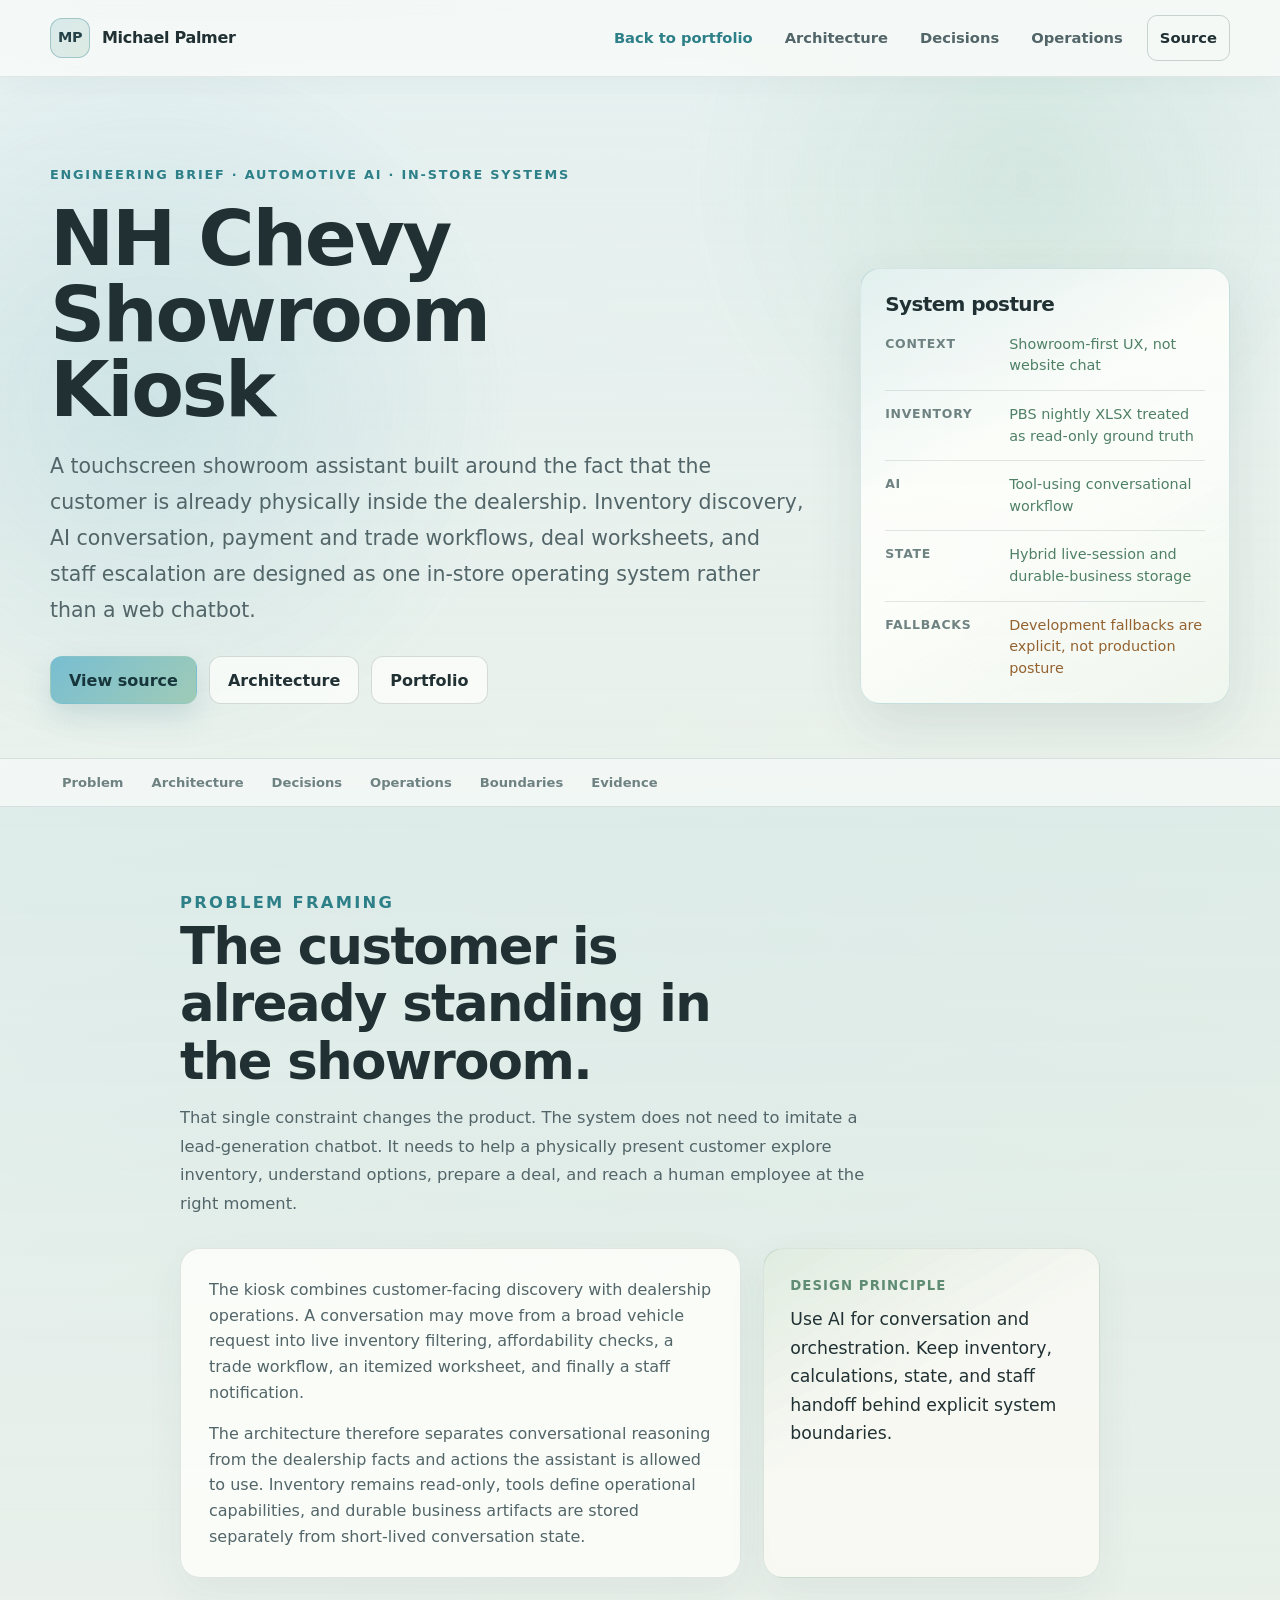
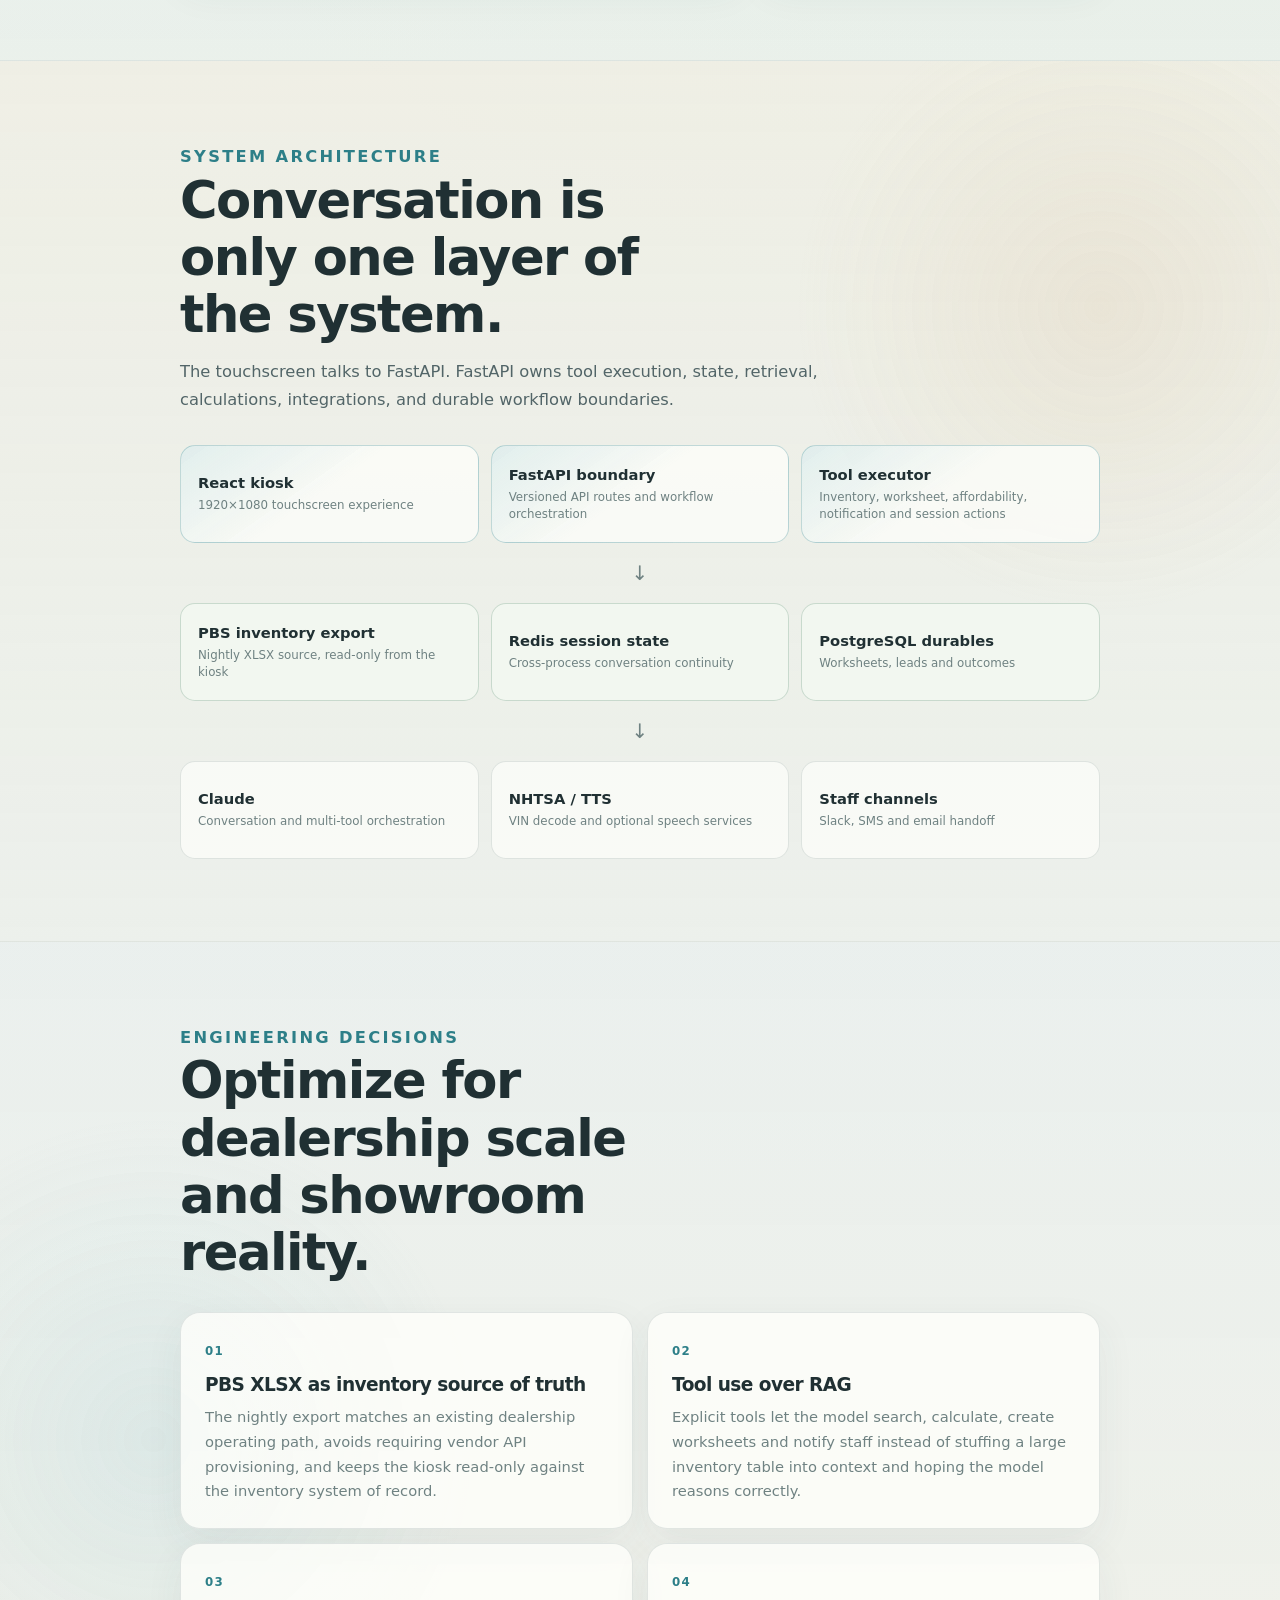
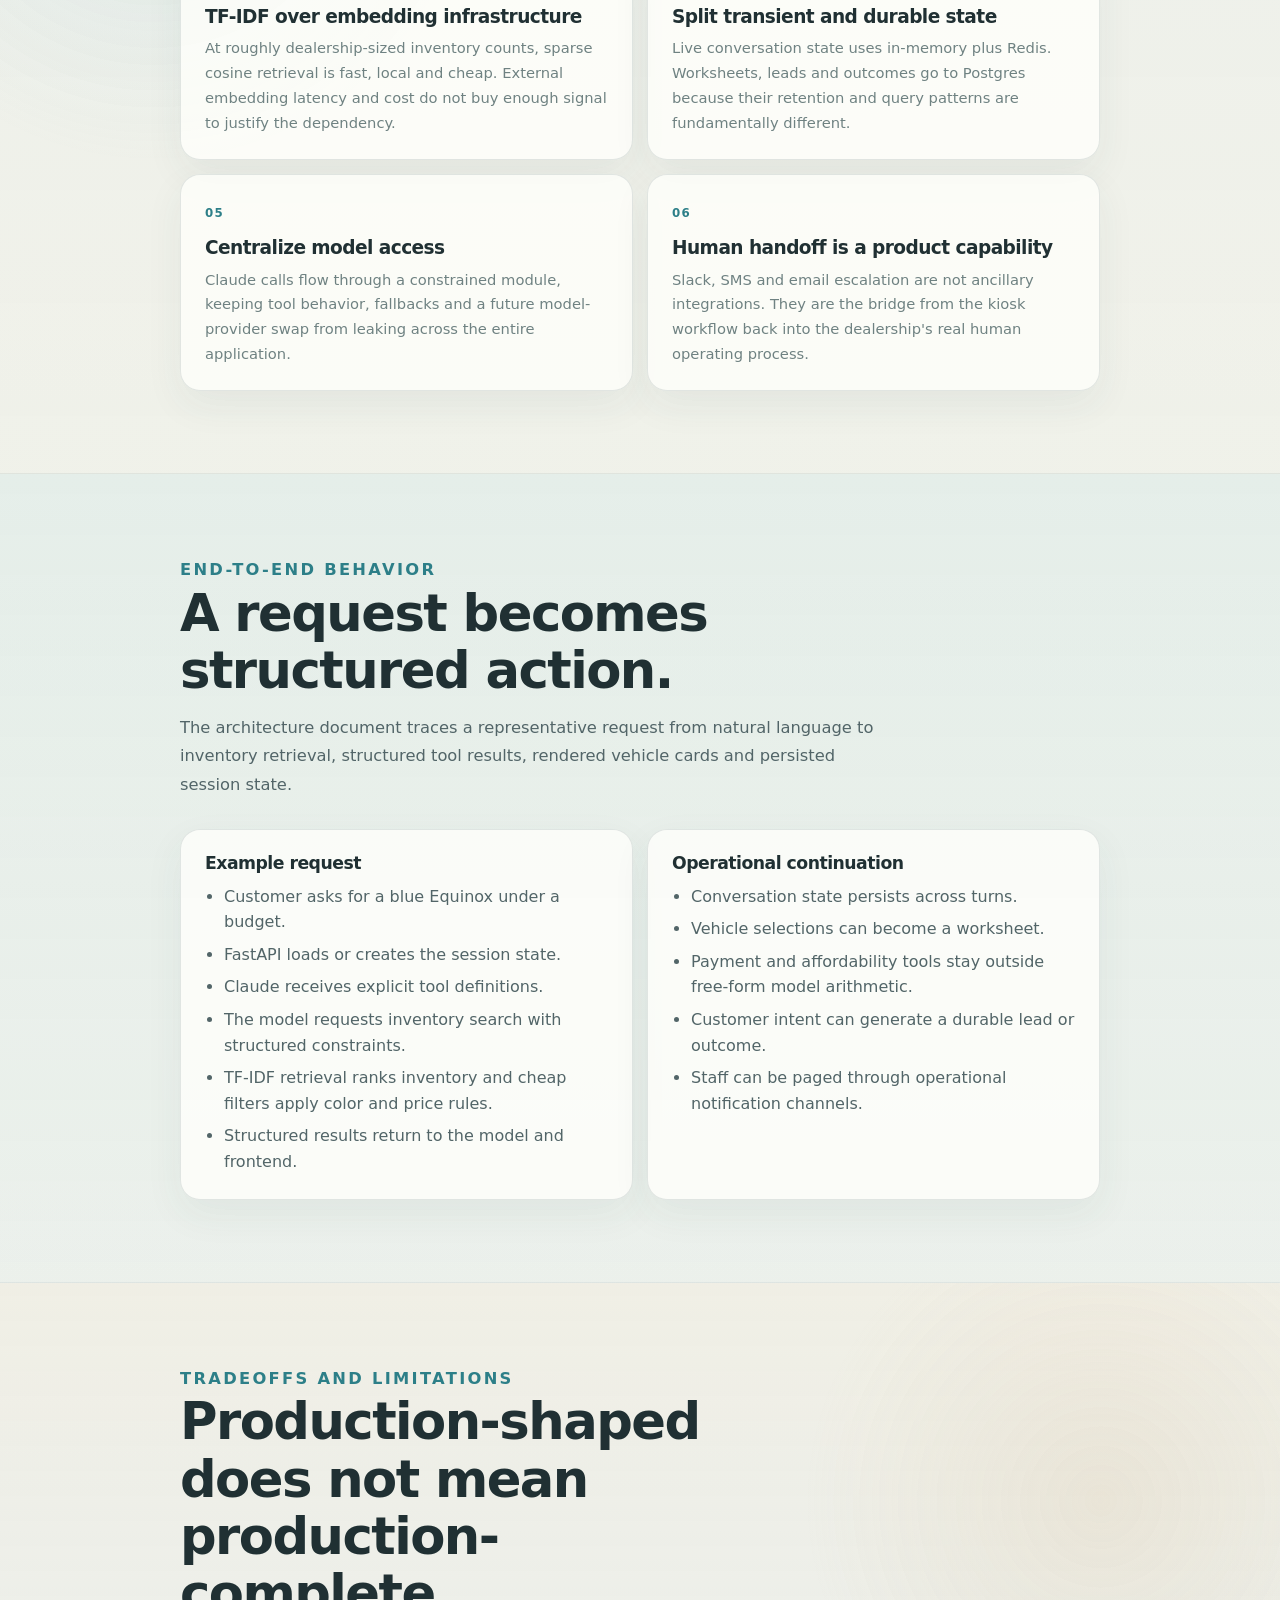
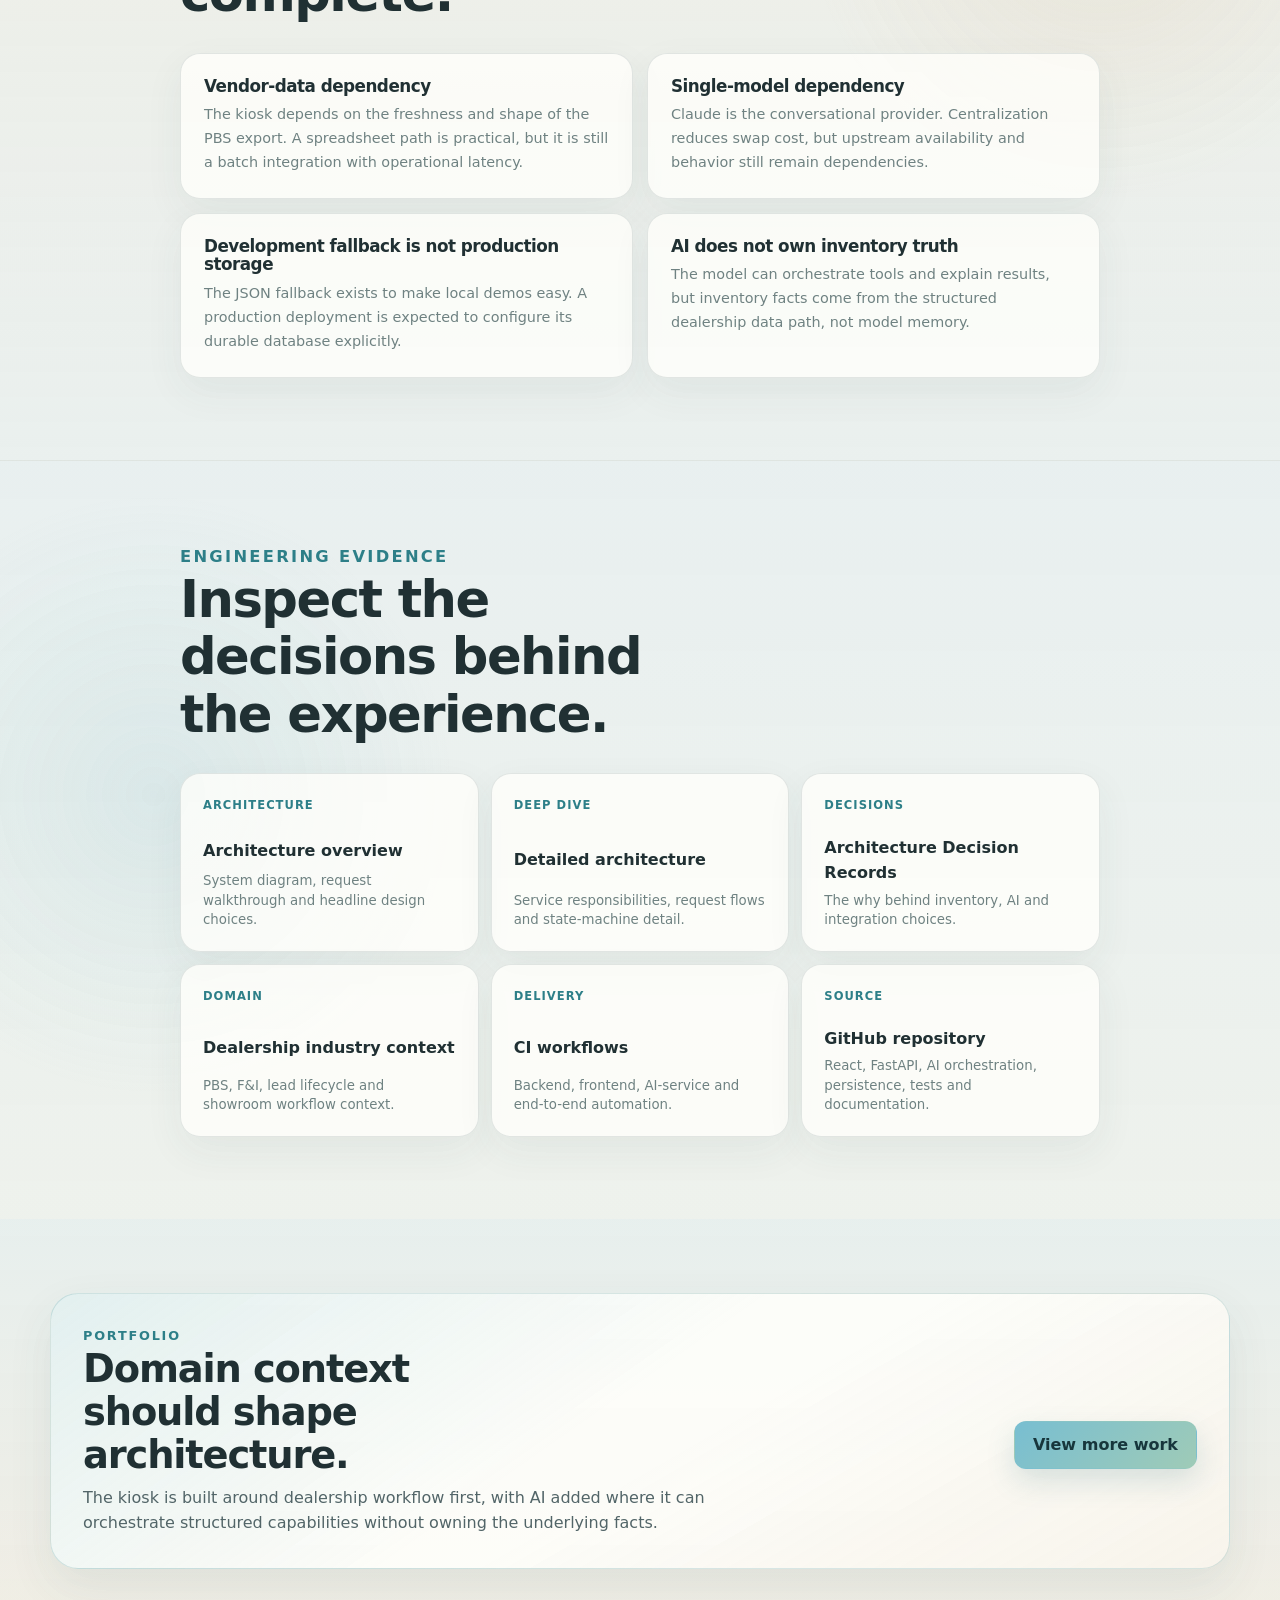
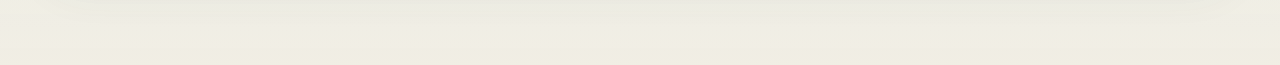
<file: engineering/nh-chevy-kiosk.html>
<!DOCTYPE html>
<html lang="en">
<head>
  <meta charset="UTF-8">
  <meta name="viewport" content="width=device-width, initial-scale=1.0">
  <meta name="description" content="Engineering brief for the NH Chevy Showroom Kiosk, Michael Palmer's in-store automotive AI sales assistant.">
  <meta name="author" content="Michael Palmer">
  <meta name="theme-color" content="#08101f">
  <meta property="og:title" content="NH Chevy Showroom Kiosk Engineering Brief | Michael Palmer">
  <meta property="og:description" content="Showroom UX, tool-using AI, inventory architecture, state management, staff handoff, and engineering decisions behind the NH Chevy Showroom Kiosk.">
  <meta property="og:type" content="website">
  <meta property="og:url" content="https://mpalmer79.github.io/engineering/nh-chevy-kiosk.html">
  <link rel="canonical" href="https://mpalmer79.github.io/engineering/nh-chevy-kiosk.html">
  <link rel="stylesheet" href="../styles.css">
  <link rel="stylesheet" href="../case-study.css">
  <title>NH Chevy Showroom Kiosk Engineering Brief | Michael Palmer</title>
</head>
<body class="case-study-page">
  <a class="skip-link" href="#main-content">Skip to content</a>

  <header class="site-header" id="top">
    <div class="nav-shell">
      <a class="brand" href="../" aria-label="Michael Palmer portfolio home">
        <span class="brand-mark">MP</span>
        <span class="brand-name">Michael Palmer</span>
      </a>
      <button class="nav-toggle" type="button" aria-expanded="false" aria-controls="primary-nav" aria-label="Open navigation">
        <span></span><span></span><span></span>
      </button>
      <nav class="primary-nav" id="primary-nav" aria-label="NH Chevy Showroom Kiosk engineering brief navigation">
        <a class="back-link" href="../#projects">Back to portfolio</a>
        <a href="#architecture">Architecture</a>
        <a href="#decisions">Decisions</a>
        <a href="#operations">Operations</a>
        <a class="nav-cta" href="https://github.com/mpalmer79/nh-chevy-showroom-kiosk" target="_blank" rel="noreferrer">Source</a>
      </nav>
    </div>
  </header>

  <main id="main-content">
    <section class="case-hero section-shell">
      <div class="case-hero-grid">
        <div class="reveal">
          <p class="case-kicker">Engineering brief · Automotive AI · In-store systems</p>
          <h1>NH Chevy Showroom Kiosk</h1>
          <p class="case-deck">
            A touchscreen showroom assistant built around the fact that the customer is already physically
            inside the dealership. Inventory discovery, AI conversation, payment and trade workflows, deal
            worksheets, and staff escalation are designed as one in-store operating system rather than a web chatbot.
          </p>
          <div class="case-actions">
            <a class="button button-primary" href="https://github.com/mpalmer79/nh-chevy-showroom-kiosk" target="_blank" rel="noreferrer">View source</a>
            <a class="button button-secondary" href="https://github.com/mpalmer79/nh-chevy-showroom-kiosk/blob/main/ARCHITECTURE.md" target="_blank" rel="noreferrer">Architecture</a>
            <a class="button button-secondary" href="../#projects">Portfolio</a>
          </div>
        </div>

        <aside class="case-status-panel reveal" aria-label="NH Chevy Showroom Kiosk engineering status">
          <h2>System posture</h2>
          <div class="case-status-list">
            <div class="case-status-row"><span class="case-status-label">Context</span><span class="case-status-value good">Showroom-first UX, not website chat</span></div>
            <div class="case-status-row"><span class="case-status-label">Inventory</span><span class="case-status-value good">PBS nightly XLSX treated as read-only ground truth</span></div>
            <div class="case-status-row"><span class="case-status-label">AI</span><span class="case-status-value good">Tool-using conversational workflow</span></div>
            <div class="case-status-row"><span class="case-status-label">State</span><span class="case-status-value good">Hybrid live-session and durable-business storage</span></div>
            <div class="case-status-row"><span class="case-status-label">Fallbacks</span><span class="case-status-value pending">Development fallbacks are explicit, not production posture</span></div>
          </div>
        </aside>
      </div>
    </section>

    <nav class="case-nav" aria-label="On this page">
      <div class="case-nav-inner">
        <a href="#problem">Problem</a>
        <a href="#architecture">Architecture</a>
        <a href="#decisions">Decisions</a>
        <a href="#operations">Operations</a>
        <a href="#boundaries">Boundaries</a>
        <a href="#evidence">Evidence</a>
      </div>
    </nav>

    <section class="case-section" id="problem">
      <div class="case-content">
        <div class="case-section-heading reveal">
          <p class="case-kicker">Problem framing</p>
          <h2>The customer is already standing in the showroom.</h2>
          <p>
            That single constraint changes the product. The system does not need to imitate a lead-generation
            chatbot. It needs to help a physically present customer explore inventory, understand options,
            prepare a deal, and reach a human employee at the right moment.
          </p>
        </div>

        <div class="case-problem">
          <article class="case-copy-card reveal">
            <p>
              The kiosk combines customer-facing discovery with dealership operations. A conversation may move
              from a broad vehicle request into live inventory filtering, affordability checks, a trade workflow,
              an itemized worksheet, and finally a staff notification.
            </p>
            <p>
              The architecture therefore separates conversational reasoning from the dealership facts and actions
              the assistant is allowed to use. Inventory remains read-only, tools define operational capabilities,
              and durable business artifacts are stored separately from short-lived conversation state.
            </p>
          </article>
          <aside class="case-callout reveal">
            <strong>Design principle</strong>
            <p>Use AI for conversation and orchestration. Keep inventory, calculations, state, and staff handoff behind explicit system boundaries.</p>
          </aside>
        </div>
      </div>
    </section>

    <section class="case-section" id="architecture">
      <div class="case-content">
        <div class="case-section-heading reveal">
          <p class="case-kicker">System architecture</p>
          <h2>Conversation is only one layer of the system.</h2>
          <p>The touchscreen talks to FastAPI. FastAPI owns tool execution, state, retrieval, calculations, integrations, and durable workflow boundaries.</p>
        </div>

        <div class="architecture-stack reveal" aria-label="NH Chevy Showroom Kiosk architecture">
          <div class="architecture-row">
            <div class="arch-node primary"><strong>React kiosk</strong><span>1920×1080 touchscreen experience</span></div>
            <div class="arch-node primary"><strong>FastAPI boundary</strong><span>Versioned API routes and workflow orchestration</span></div>
            <div class="arch-node primary"><strong>Tool executor</strong><span>Inventory, worksheet, affordability, notification and session actions</span></div>
          </div>
          <div class="arch-arrow" aria-hidden="true">↓</div>
          <div class="architecture-row">
            <div class="arch-node governance"><strong>PBS inventory export</strong><span>Nightly XLSX source, read-only from the kiosk</span></div>
            <div class="arch-node governance"><strong>Redis session state</strong><span>Cross-process conversation continuity</span></div>
            <div class="arch-node governance"><strong>PostgreSQL durables</strong><span>Worksheets, leads and outcomes</span></div>
          </div>
          <div class="arch-arrow" aria-hidden="true">↓</div>
          <div class="architecture-row">
            <div class="arch-node"><strong>Claude</strong><span>Conversation and multi-tool orchestration</span></div>
            <div class="arch-node"><strong>NHTSA / TTS</strong><span>VIN decode and optional speech services</span></div>
            <div class="arch-node"><strong>Staff channels</strong><span>Slack, SMS and email handoff</span></div>
          </div>
        </div>
      </div>
    </section>

    <section class="case-section" id="decisions">
      <div class="case-content">
        <div class="case-section-heading reveal">
          <p class="case-kicker">Engineering decisions</p>
          <h2>Optimize for dealership scale and showroom reality.</h2>
        </div>

        <div class="case-decisions">
          <article class="case-decision reveal"><span class="case-decision-index">01</span><h3>PBS XLSX as inventory source of truth</h3><p>The nightly export matches an existing dealership operating path, avoids requiring vendor API provisioning, and keeps the kiosk read-only against the inventory system of record.</p></article>
          <article class="case-decision reveal"><span class="case-decision-index">02</span><h3>Tool use over RAG</h3><p>Explicit tools let the model search, calculate, create worksheets and notify staff instead of stuffing a large inventory table into context and hoping the model reasons correctly.</p></article>
          <article class="case-decision reveal"><span class="case-decision-index">03</span><h3>TF-IDF over embedding infrastructure</h3><p>At roughly dealership-sized inventory counts, sparse cosine retrieval is fast, local and cheap. External embedding latency and cost do not buy enough signal to justify the dependency.</p></article>
          <article class="case-decision reveal"><span class="case-decision-index">04</span><h3>Split transient and durable state</h3><p>Live conversation state uses in-memory plus Redis. Worksheets, leads and outcomes go to Postgres because their retention and query patterns are fundamentally different.</p></article>
          <article class="case-decision reveal"><span class="case-decision-index">05</span><h3>Centralize model access</h3><p>Claude calls flow through a constrained module, keeping tool behavior, fallbacks and a future model-provider swap from leaking across the entire application.</p></article>
          <article class="case-decision reveal"><span class="case-decision-index">06</span><h3>Human handoff is a product capability</h3><p>Slack, SMS and email escalation are not ancillary integrations. They are the bridge from the kiosk workflow back into the dealership's real human operating process.</p></article>
        </div>
      </div>
    </section>

    <section class="case-section" id="operations">
      <div class="case-content">
        <div class="case-section-heading reveal">
          <p class="case-kicker">End-to-end behavior</p>
          <h2>A request becomes structured action.</h2>
          <p>The architecture document traces a representative request from natural language to inventory retrieval, structured tool results, rendered vehicle cards and persisted session state.</p>
        </div>

        <div class="case-production-grid">
          <article class="case-production-card reveal">
            <h3>Example request</h3>
            <ul>
              <li>Customer asks for a blue Equinox under a budget.</li>
              <li>FastAPI loads or creates the session state.</li>
              <li>Claude receives explicit tool definitions.</li>
              <li>The model requests inventory search with structured constraints.</li>
              <li>TF-IDF retrieval ranks inventory and cheap filters apply color and price rules.</li>
              <li>Structured results return to the model and frontend.</li>
            </ul>
          </article>
          <article class="case-production-card reveal">
            <h3>Operational continuation</h3>
            <ul>
              <li>Conversation state persists across turns.</li>
              <li>Vehicle selections can become a worksheet.</li>
              <li>Payment and affordability tools stay outside free-form model arithmetic.</li>
              <li>Customer intent can generate a durable lead or outcome.</li>
              <li>Staff can be paged through operational notification channels.</li>
            </ul>
          </article>
        </div>
      </div>
    </section>

    <section class="case-section" id="boundaries">
      <div class="case-content">
        <div class="case-section-heading reveal">
          <p class="case-kicker">Tradeoffs and limitations</p>
          <h2>Production-shaped does not mean production-complete.</h2>
        </div>

        <div class="case-boundaries">
          <article class="case-boundary-card reveal"><h3>Vendor-data dependency</h3><p>The kiosk depends on the freshness and shape of the PBS export. A spreadsheet path is practical, but it is still a batch integration with operational latency.</p></article>
          <article class="case-boundary-card reveal"><h3>Single-model dependency</h3><p>Claude is the conversational provider. Centralization reduces swap cost, but upstream availability and behavior still remain dependencies.</p></article>
          <article class="case-boundary-card reveal"><h3>Development fallback is not production storage</h3><p>The JSON fallback exists to make local demos easy. A production deployment is expected to configure its durable database explicitly.</p></article>
          <article class="case-boundary-card reveal"><h3>AI does not own inventory truth</h3><p>The model can orchestrate tools and explain results, but inventory facts come from the structured dealership data path, not model memory.</p></article>
        </div>
      </div>
    </section>

    <section class="case-section" id="evidence">
      <div class="case-content">
        <div class="case-section-heading reveal">
          <p class="case-kicker">Engineering evidence</p>
          <h2>Inspect the decisions behind the experience.</h2>
        </div>

        <div class="case-evidence-grid">
          <a class="case-evidence-card reveal" href="https://github.com/mpalmer79/nh-chevy-showroom-kiosk/blob/main/ARCHITECTURE.md" target="_blank" rel="noreferrer"><span>Architecture</span><strong>Architecture overview</strong><small>System diagram, request walkthrough and headline design choices.</small></a>
          <a class="case-evidence-card reveal" href="https://github.com/mpalmer79/nh-chevy-showroom-kiosk/blob/main/docs/ARCHITECTURE.md" target="_blank" rel="noreferrer"><span>Deep dive</span><strong>Detailed architecture</strong><small>Service responsibilities, request flows and state-machine detail.</small></a>
          <a class="case-evidence-card reveal" href="https://github.com/mpalmer79/nh-chevy-showroom-kiosk/tree/main/docs/adr" target="_blank" rel="noreferrer"><span>Decisions</span><strong>Architecture Decision Records</strong><small>The why behind inventory, AI and integration choices.</small></a>
          <a class="case-evidence-card reveal" href="https://github.com/mpalmer79/nh-chevy-showroom-kiosk/blob/main/docs/INDUSTRY_CONTEXT.md" target="_blank" rel="noreferrer"><span>Domain</span><strong>Dealership industry context</strong><small>PBS, F&I, lead lifecycle and showroom workflow context.</small></a>
          <a class="case-evidence-card reveal" href="https://github.com/mpalmer79/nh-chevy-showroom-kiosk/actions" target="_blank" rel="noreferrer"><span>Delivery</span><strong>CI workflows</strong><small>Backend, frontend, AI-service and end-to-end automation.</small></a>
          <a class="case-evidence-card reveal" href="https://github.com/mpalmer79/nh-chevy-showroom-kiosk" target="_blank" rel="noreferrer"><span>Source</span><strong>GitHub repository</strong><small>React, FastAPI, AI orchestration, persistence, tests and documentation.</small></a>
        </div>
      </div>
    </section>

    <section class="case-footer-cta section-shell">
      <div class="case-footer-panel reveal">
        <div>
          <p class="case-kicker">Portfolio</p>
          <h2>Domain context should shape architecture.</h2>
          <p>The kiosk is built around dealership workflow first, with AI added where it can orchestrate structured capabilities without owning the underlying facts.</p>
        </div>
        <div class="case-actions"><a class="button button-primary" href="../#projects">View more work</a></div>
      </div>
    </section>
  </main>

  <script src="../script.js"></script>
</body>
</html>
</file>
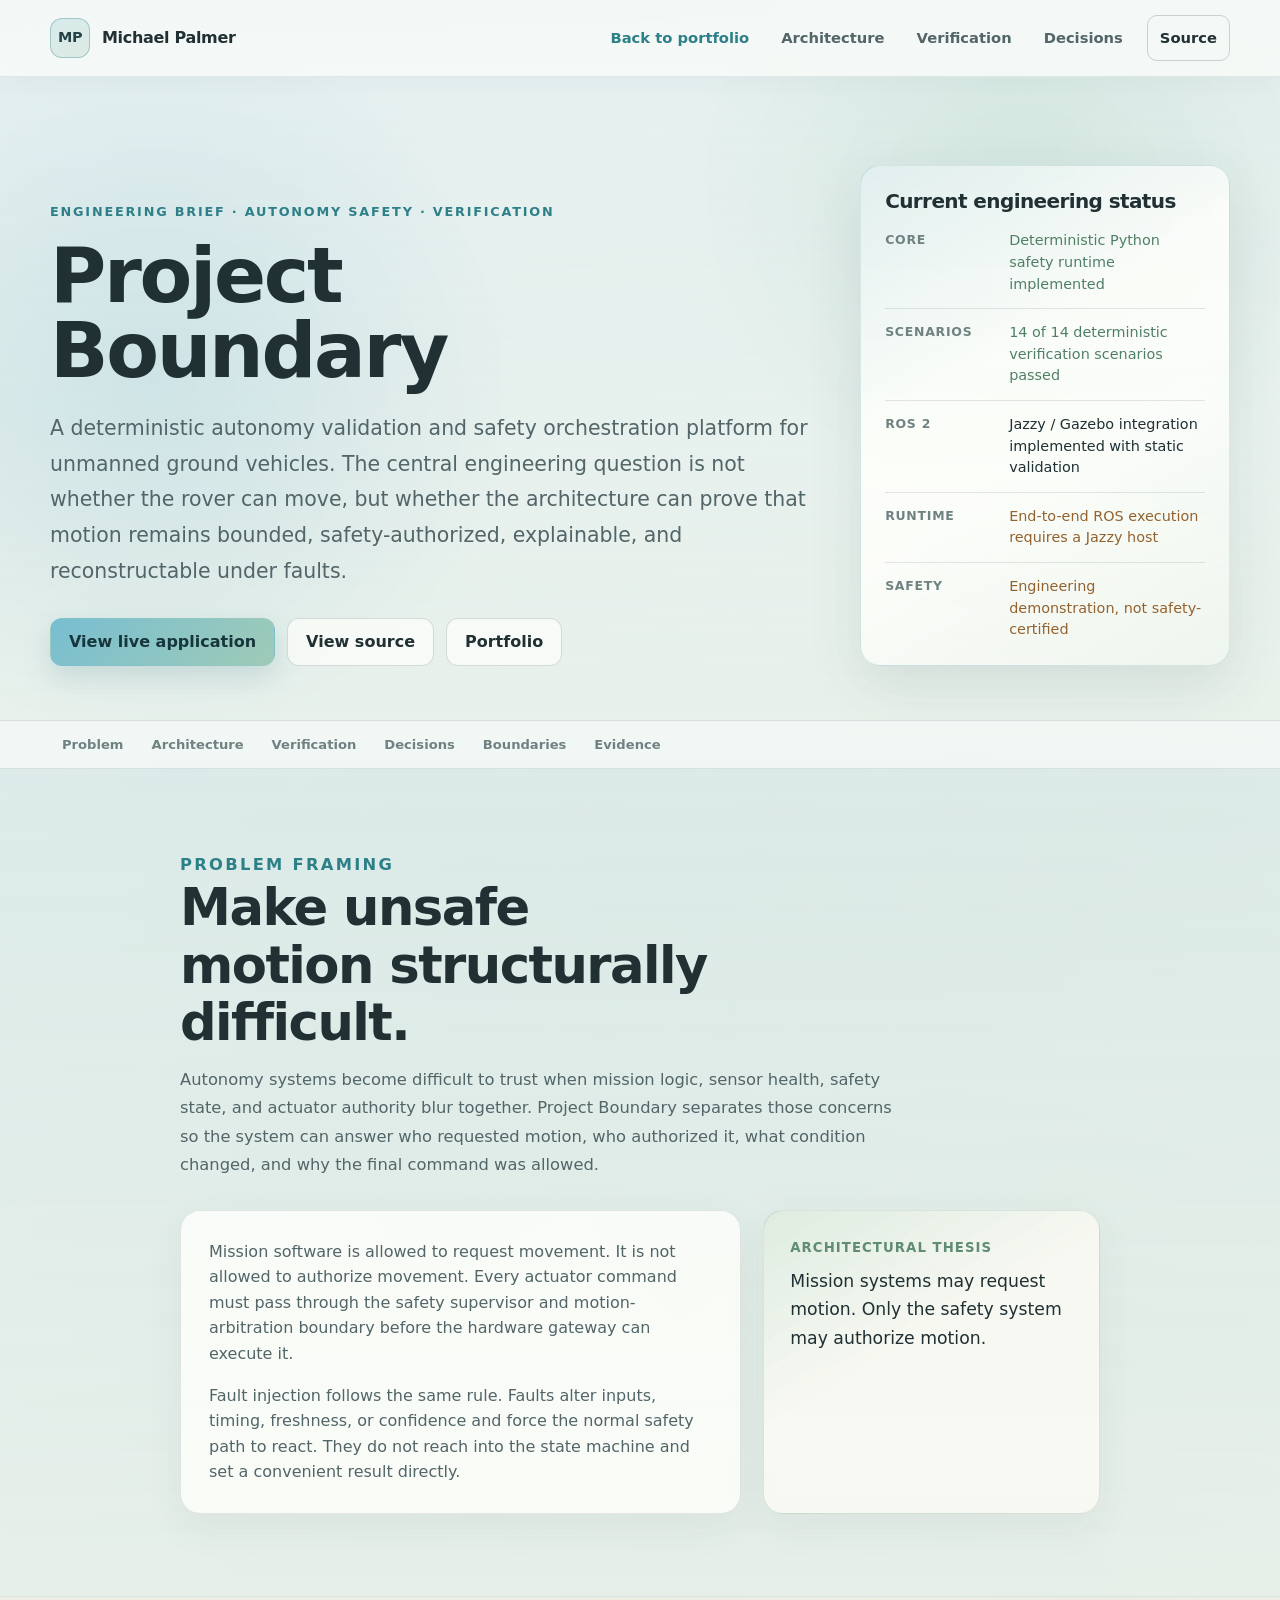
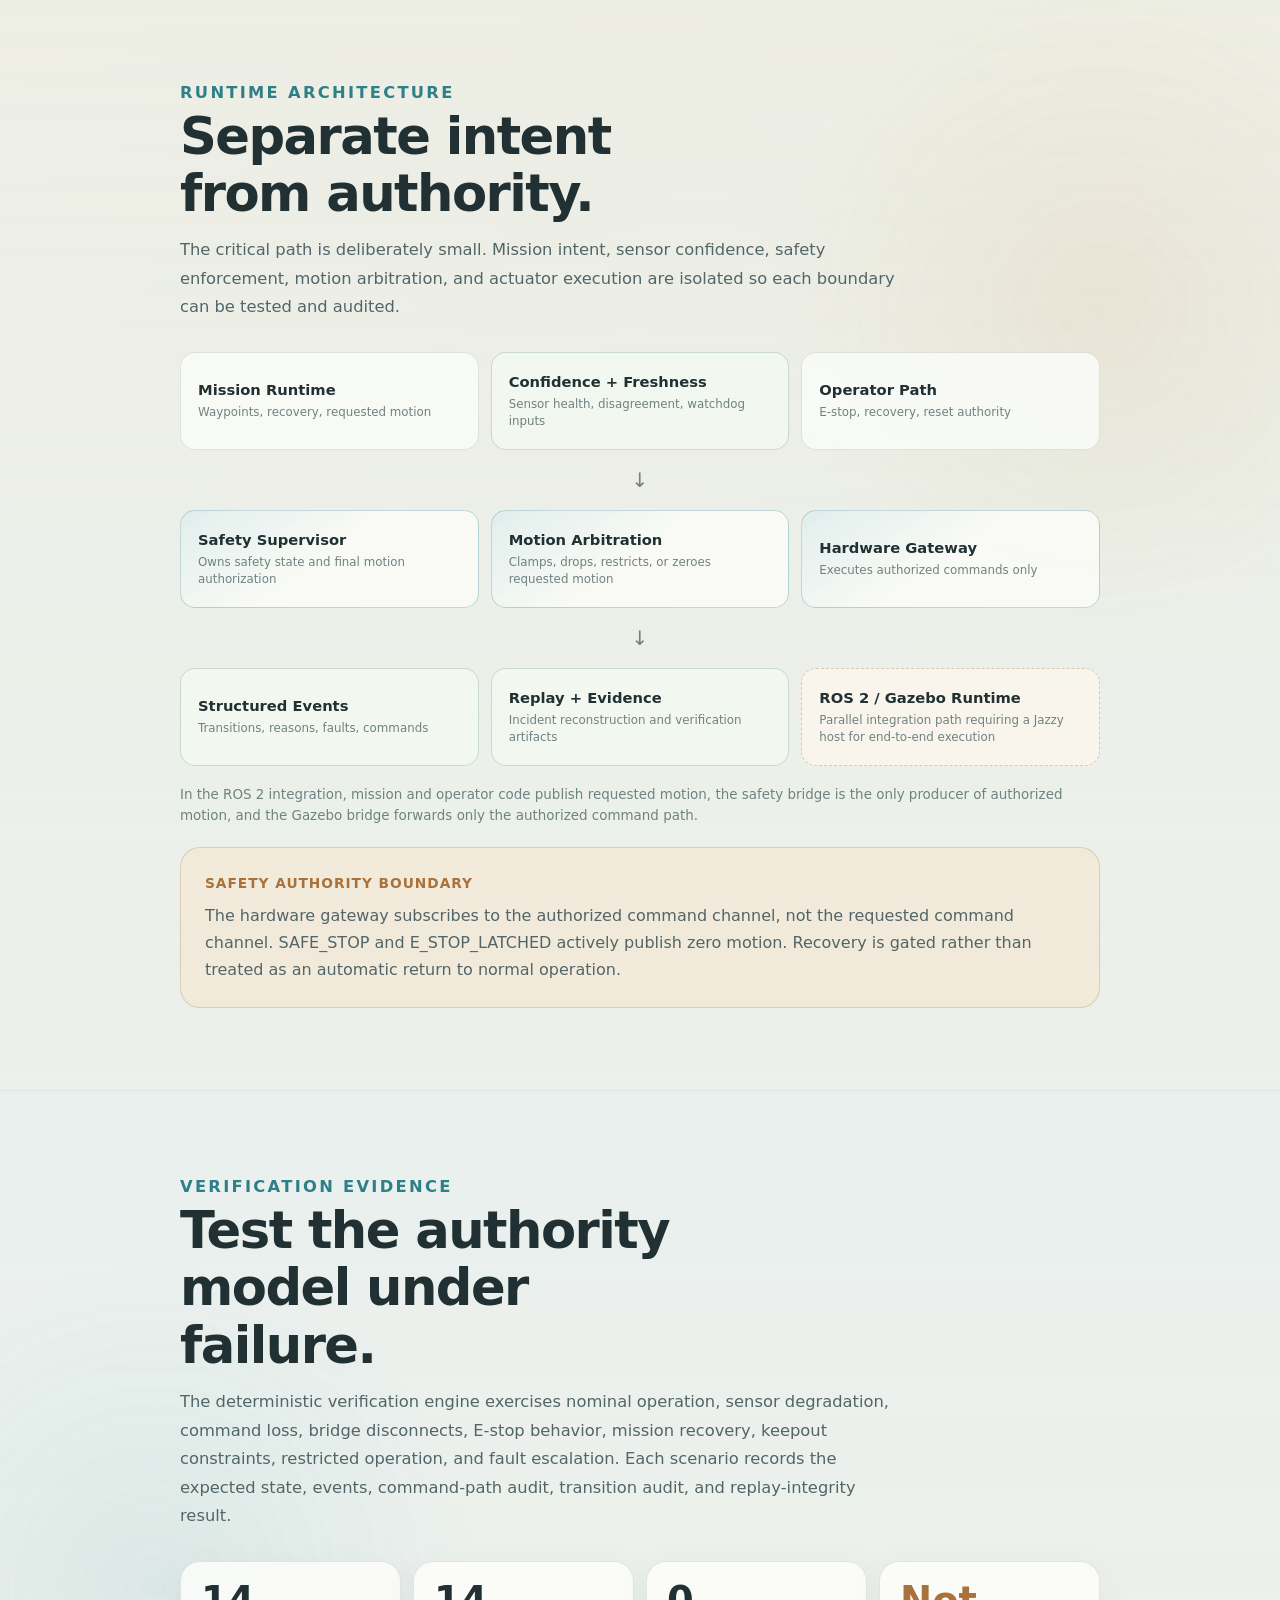
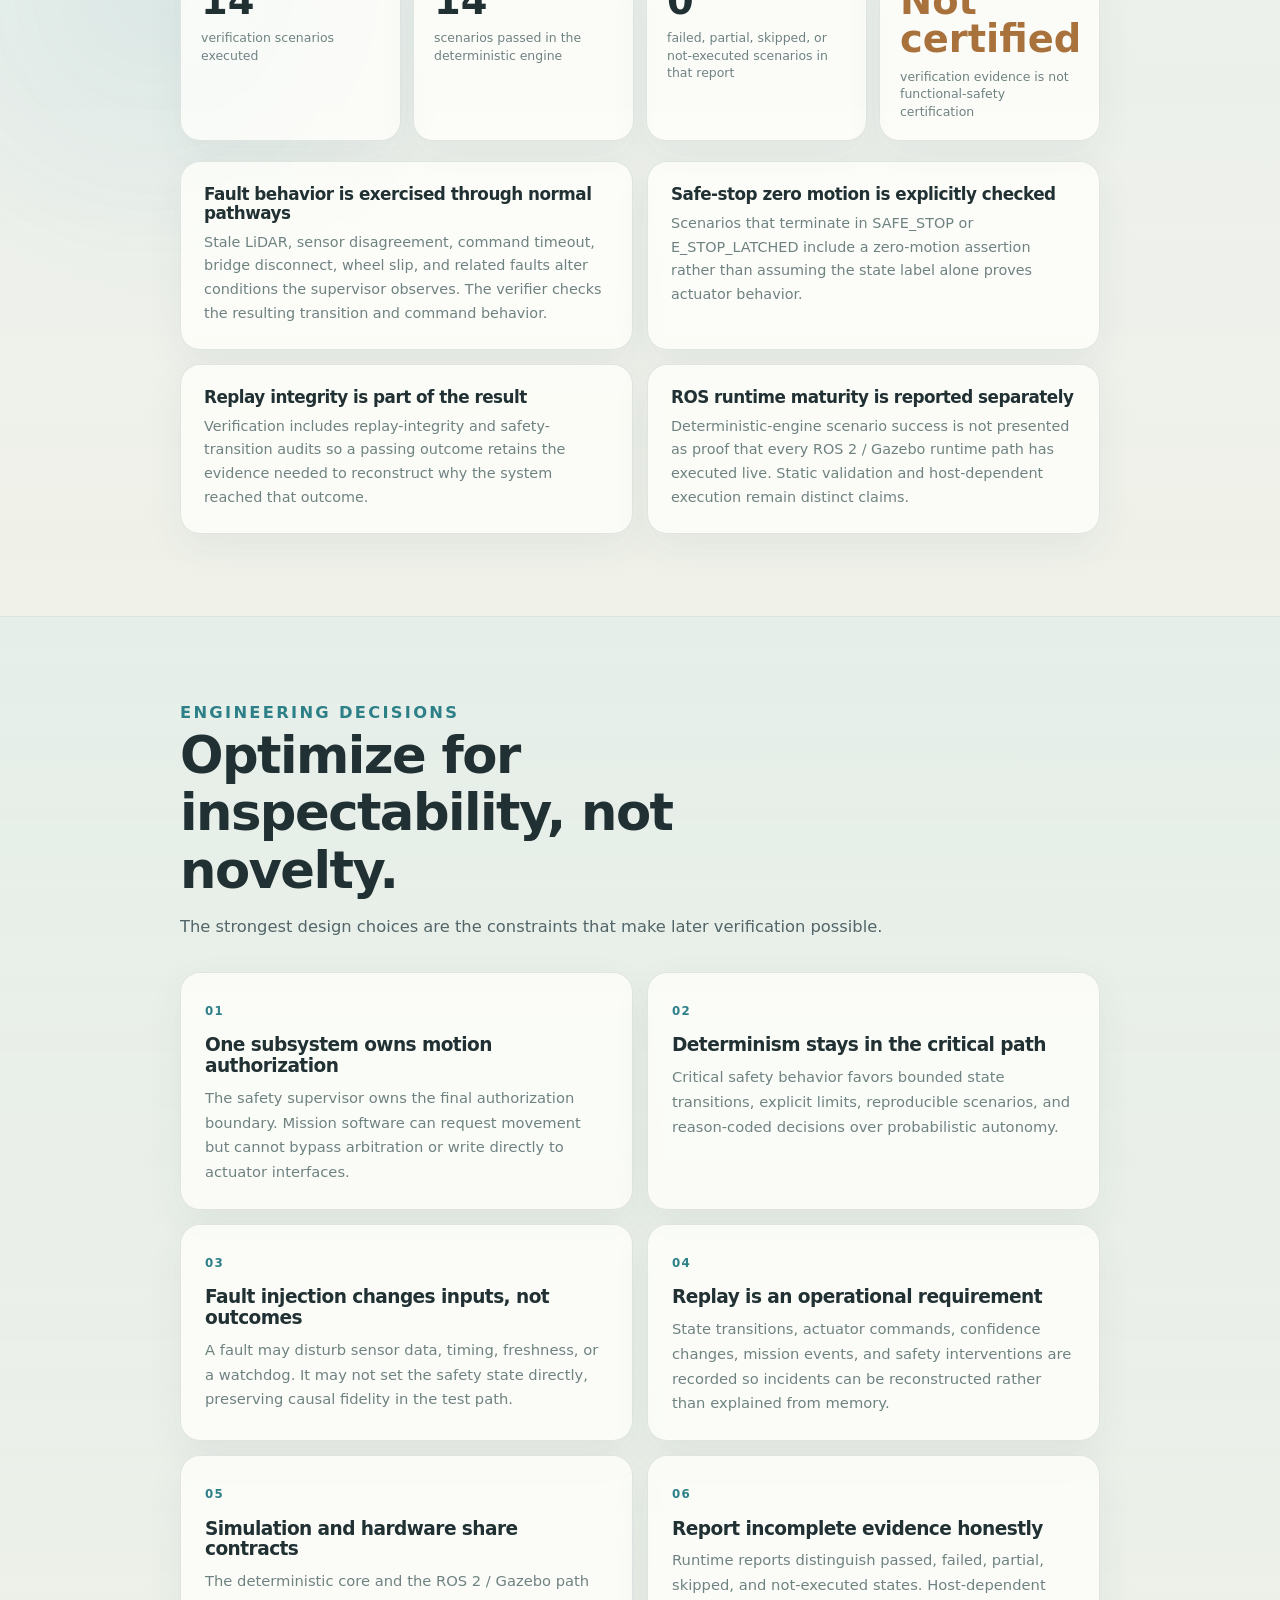
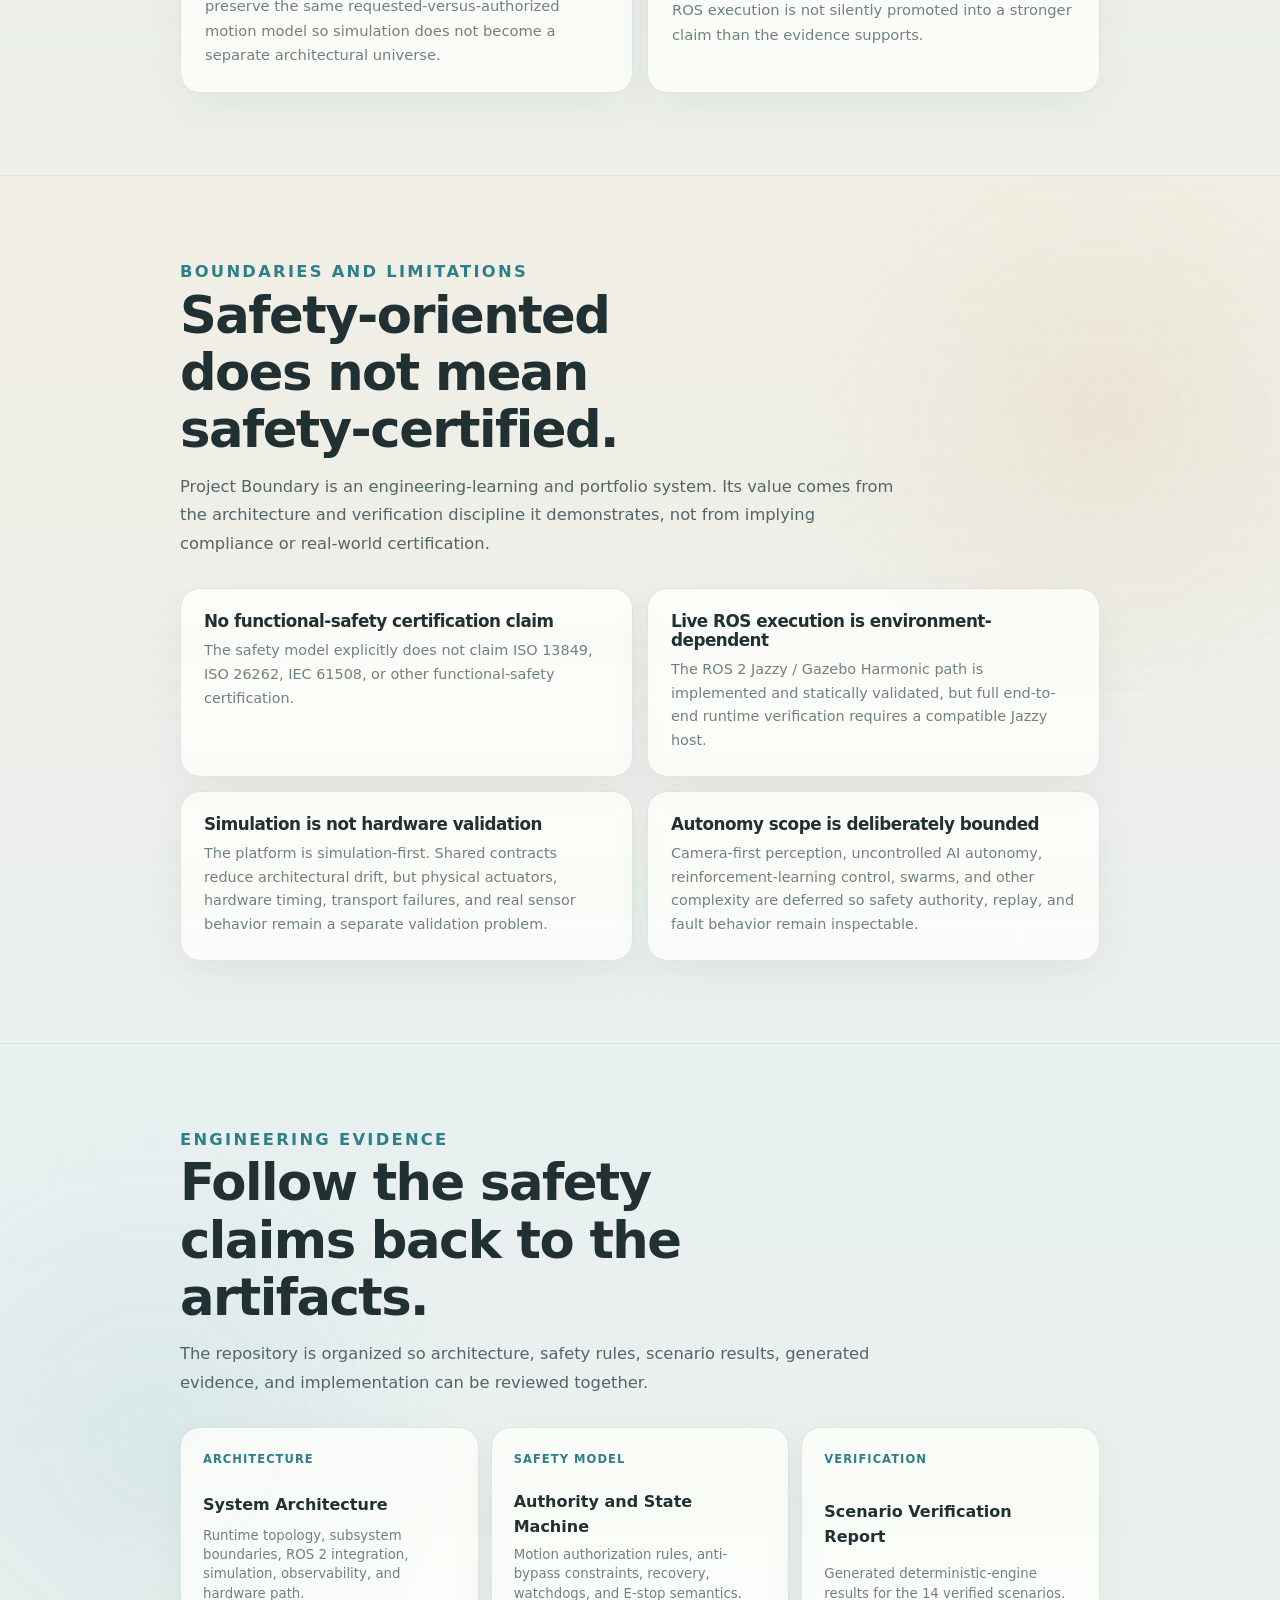
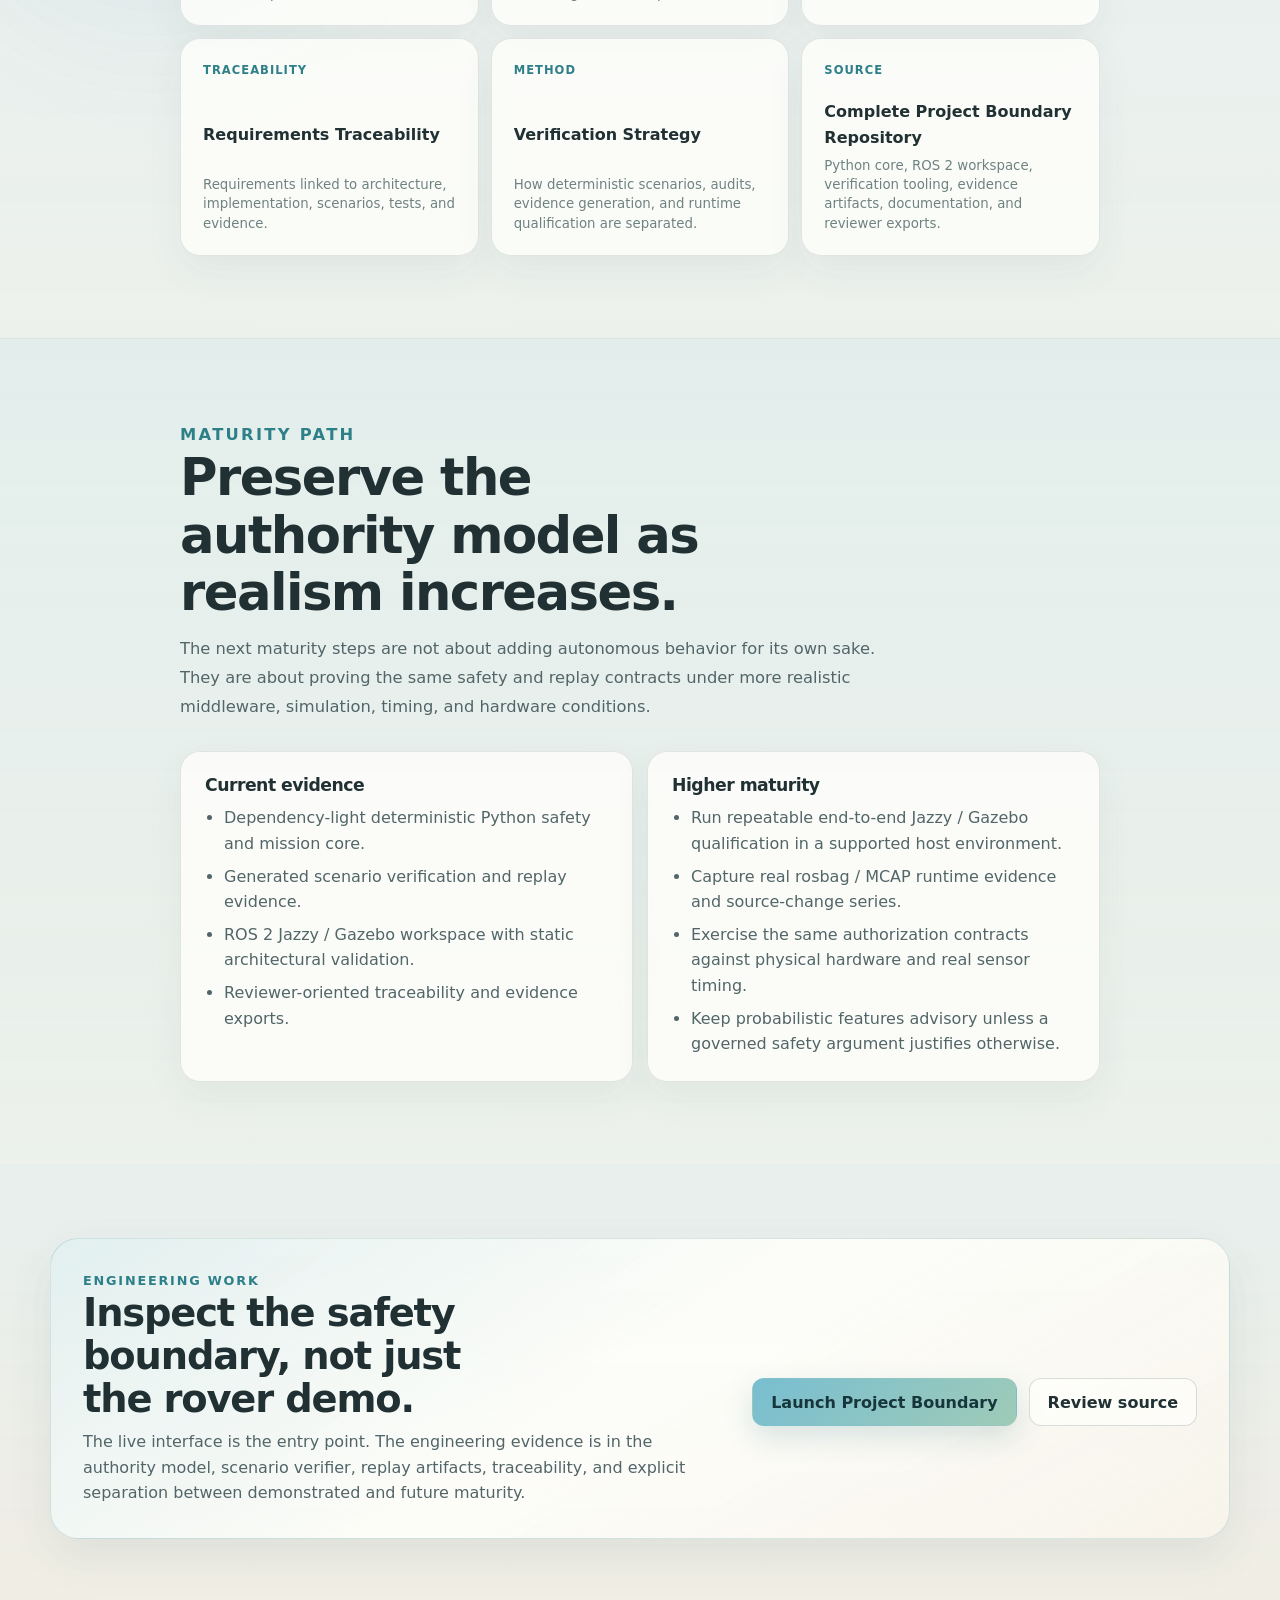
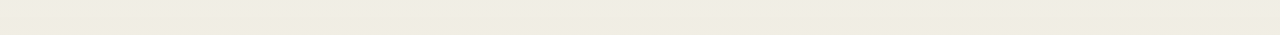
<file: engineering/project-boundary.html>
<!DOCTYPE html>
<html lang="en">
<head>
  <meta charset="UTF-8">
  <meta name="viewport" content="width=device-width, initial-scale=1.0">
  <meta name="description" content="Engineering brief for Project Boundary, Michael Palmer's deterministic autonomy validation and rover safety orchestration platform.">
  <meta name="author" content="Michael Palmer">
  <meta name="theme-color" content="#08101f">
  <meta property="og:title" content="Project Boundary Engineering Brief | Michael Palmer">
  <meta property="og:description" content="Safety authority, deterministic autonomy, fault injection, replay, verification evidence, and ROS 2 / Gazebo maturity behind Project Boundary.">
  <meta property="og:type" content="website">
  <meta property="og:url" content="https://mpalmer79.github.io/engineering/project-boundary.html">
  <link rel="canonical" href="https://mpalmer79.github.io/engineering/project-boundary.html">
  <link rel="stylesheet" href="../styles.css">
  <link rel="stylesheet" href="../case-study.css">
  <title>Project Boundary Engineering Brief | Michael Palmer</title>
</head>
<body class="case-study-page">
  <a class="skip-link" href="#main-content">Skip to content</a>

  <header class="site-header" id="top">
    <div class="nav-shell">
      <a class="brand" href="../" aria-label="Michael Palmer portfolio home">
        <span class="brand-mark">MP</span>
        <span class="brand-name">Michael Palmer</span>
      </a>

      <button class="nav-toggle" type="button" aria-expanded="false" aria-controls="primary-nav" aria-label="Open navigation">
        <span></span><span></span><span></span>
      </button>

      <nav class="primary-nav" id="primary-nav" aria-label="Project Boundary engineering brief navigation">
        <a class="back-link" href="../#projects">Back to portfolio</a>
        <a href="#architecture">Architecture</a>
        <a href="#verification">Verification</a>
        <a href="#decisions">Decisions</a>
        <a class="nav-cta" href="https://github.com/mpalmer79/rover-safety-platform" target="_blank" rel="noreferrer">Source</a>
      </nav>
    </div>
  </header>

  <main id="main-content">
    <section class="case-hero section-shell">
      <div class="case-hero-grid">
        <div class="reveal">
          <p class="case-kicker">Engineering brief · Autonomy safety · Verification</p>
          <h1>Project Boundary</h1>
          <p class="case-deck">
            A deterministic autonomy validation and safety orchestration platform for unmanned ground vehicles.
            The central engineering question is not whether the rover can move, but whether the architecture can
            prove that motion remains bounded, safety-authorized, explainable, and reconstructable under faults.
          </p>

          <div class="case-actions">
            <a class="button button-primary" href="https://projectboundary.vercel.app/" target="_blank" rel="noreferrer">View live application</a>
            <a class="button button-secondary" href="https://github.com/mpalmer79/rover-safety-platform" target="_blank" rel="noreferrer">View source</a>
            <a class="button button-secondary" href="../#projects">Portfolio</a>
          </div>
        </div>

        <aside class="case-status-panel reveal" aria-label="Project Boundary engineering status">
          <h2>Current engineering status</h2>
          <div class="case-status-list">
            <div class="case-status-row">
              <span class="case-status-label">Core</span>
              <span class="case-status-value good">Deterministic Python safety runtime implemented</span>
            </div>
            <div class="case-status-row">
              <span class="case-status-label">Scenarios</span>
              <span class="case-status-value good">14 of 14 deterministic verification scenarios passed</span>
            </div>
            <div class="case-status-row">
              <span class="case-status-label">ROS 2</span>
              <span class="case-status-value">Jazzy / Gazebo integration implemented with static validation</span>
            </div>
            <div class="case-status-row">
              <span class="case-status-label">Runtime</span>
              <span class="case-status-value pending">End-to-end ROS execution requires a Jazzy host</span>
            </div>
            <div class="case-status-row">
              <span class="case-status-label">Safety</span>
              <span class="case-status-value pending">Engineering demonstration, not safety-certified</span>
            </div>
          </div>
        </aside>
      </div>
    </section>

    <nav class="case-nav" aria-label="Project Boundary page sections">
      <div class="case-nav-inner">
        <a href="#problem">Problem</a>
        <a href="#architecture">Architecture</a>
        <a href="#verification">Verification</a>
        <a href="#decisions">Decisions</a>
        <a href="#boundaries">Boundaries</a>
        <a href="#evidence">Evidence</a>
      </div>
    </nav>

    <section class="case-section" id="problem">
      <div class="case-content">
        <div class="case-section-heading reveal">
          <p class="case-kicker">Problem framing</p>
          <h2>Make unsafe motion structurally difficult.</h2>
          <p>
            Autonomy systems become difficult to trust when mission logic, sensor health, safety state, and
            actuator authority blur together. Project Boundary separates those concerns so the system can answer
            who requested motion, who authorized it, what condition changed, and why the final command was allowed.
          </p>
        </div>

        <div class="case-problem">
          <article class="case-copy-card reveal">
            <p>
              Mission software is allowed to request movement. It is not allowed to authorize movement. Every
              actuator command must pass through the safety supervisor and motion-arbitration boundary before the
              hardware gateway can execute it.
            </p>
            <p>
              Fault injection follows the same rule. Faults alter inputs, timing, freshness, or confidence and
              force the normal safety path to react. They do not reach into the state machine and set a convenient
              result directly.
            </p>
          </article>

          <aside class="case-callout reveal">
            <strong>Architectural thesis</strong>
            <p>
              Mission systems may request motion. Only the safety system may authorize motion.
            </p>
          </aside>
        </div>
      </div>
    </section>

    <section class="case-section" id="architecture">
      <div class="case-content">
        <div class="case-section-heading reveal">
          <p class="case-kicker">Runtime architecture</p>
          <h2>Separate intent from authority.</h2>
          <p>
            The critical path is deliberately small. Mission intent, sensor confidence, safety enforcement,
            motion arbitration, and actuator execution are isolated so each boundary can be tested and audited.
          </p>
        </div>

        <div class="architecture-stack reveal" aria-label="Project Boundary runtime architecture">
          <div class="architecture-row">
            <div class="arch-node"><strong>Mission Runtime</strong><span>Waypoints, recovery, requested motion</span></div>
            <div class="arch-node governance"><strong>Confidence + Freshness</strong><span>Sensor health, disagreement, watchdog inputs</span></div>
            <div class="arch-node"><strong>Operator Path</strong><span>E-stop, recovery, reset authority</span></div>
          </div>
          <div class="arch-arrow" aria-hidden="true">↓</div>
          <div class="architecture-row">
            <div class="arch-node primary"><strong>Safety Supervisor</strong><span>Owns safety state and final motion authorization</span></div>
            <div class="arch-node primary"><strong>Motion Arbitration</strong><span>Clamps, drops, restricts, or zeroes requested motion</span></div>
            <div class="arch-node primary"><strong>Hardware Gateway</strong><span>Executes authorized commands only</span></div>
          </div>
          <div class="arch-arrow" aria-hidden="true">↓</div>
          <div class="architecture-row">
            <div class="arch-node governance"><strong>Structured Events</strong><span>Transitions, reasons, faults, commands</span></div>
            <div class="arch-node governance"><strong>Replay + Evidence</strong><span>Incident reconstruction and verification artifacts</span></div>
            <div class="arch-node pending"><strong>ROS 2 / Gazebo Runtime</strong><span>Parallel integration path requiring a Jazzy host for end-to-end execution</span></div>
          </div>
        </div>

        <p class="architecture-note reveal">
          In the ROS 2 integration, mission and operator code publish requested motion, the safety bridge is the
          only producer of authorized motion, and the Gazebo bridge forwards only the authorized command path.
        </p>

        <div class="case-gate reveal">
          <strong>Safety authority boundary</strong>
          <p>
            The hardware gateway subscribes to the authorized command channel, not the requested command channel.
            SAFE_STOP and E_STOP_LATCHED actively publish zero motion. Recovery is gated rather than treated as an
            automatic return to normal operation.
          </p>
        </div>
      </div>
    </section>

    <section class="case-section" id="verification">
      <div class="case-content">
        <div class="case-section-heading reveal">
          <p class="case-kicker">Verification evidence</p>
          <h2>Test the authority model under failure.</h2>
          <p>
            The deterministic verification engine exercises nominal operation, sensor degradation, command loss,
            bridge disconnects, E-stop behavior, mission recovery, keepout constraints, restricted operation, and
            fault escalation. Each scenario records the expected state, events, command-path audit, transition audit,
            and replay-integrity result.
          </p>
        </div>

        <div class="case-metrics">
          <div class="case-metric reveal"><strong>14</strong><span>verification scenarios executed</span></div>
          <div class="case-metric reveal"><strong>14</strong><span>scenarios passed in the deterministic engine</span></div>
          <div class="case-metric reveal"><strong>0</strong><span>failed, partial, skipped, or not-executed scenarios in that report</span></div>
          <div class="case-metric caution reveal"><strong>Not certified</strong><span>verification evidence is not functional-safety certification</span></div>
        </div>

        <div class="case-boundaries" style="margin-top: 20px;">
          <article class="case-boundary-card reveal">
            <h3>Fault behavior is exercised through normal pathways</h3>
            <p>
              Stale LiDAR, sensor disagreement, command timeout, bridge disconnect, wheel slip, and related faults
              alter conditions the supervisor observes. The verifier checks the resulting transition and command behavior.
            </p>
          </article>
          <article class="case-boundary-card reveal">
            <h3>Safe-stop zero motion is explicitly checked</h3>
            <p>
              Scenarios that terminate in SAFE_STOP or E_STOP_LATCHED include a zero-motion assertion rather than
              assuming the state label alone proves actuator behavior.
            </p>
          </article>
          <article class="case-boundary-card reveal">
            <h3>Replay integrity is part of the result</h3>
            <p>
              Verification includes replay-integrity and safety-transition audits so a passing outcome retains the
              evidence needed to reconstruct why the system reached that outcome.
            </p>
          </article>
          <article class="case-boundary-card reveal">
            <h3>ROS runtime maturity is reported separately</h3>
            <p>
              Deterministic-engine scenario success is not presented as proof that every ROS 2 / Gazebo runtime path
              has executed live. Static validation and host-dependent execution remain distinct claims.
            </p>
          </article>
        </div>
      </div>
    </section>

    <section class="case-section" id="decisions">
      <div class="case-content">
        <div class="case-section-heading reveal">
          <p class="case-kicker">Engineering decisions</p>
          <h2>Optimize for inspectability, not novelty.</h2>
          <p>
            The strongest design choices are the constraints that make later verification possible.
          </p>
        </div>

        <div class="case-decisions">
          <article class="case-decision reveal">
            <span class="case-decision-index">01</span>
            <h3>One subsystem owns motion authorization</h3>
            <p>
              The safety supervisor owns the final authorization boundary. Mission software can request movement but
              cannot bypass arbitration or write directly to actuator interfaces.
            </p>
          </article>

          <article class="case-decision reveal">
            <span class="case-decision-index">02</span>
            <h3>Determinism stays in the critical path</h3>
            <p>
              Critical safety behavior favors bounded state transitions, explicit limits, reproducible scenarios,
              and reason-coded decisions over probabilistic autonomy.
            </p>
          </article>

          <article class="case-decision reveal">
            <span class="case-decision-index">03</span>
            <h3>Fault injection changes inputs, not outcomes</h3>
            <p>
              A fault may disturb sensor data, timing, freshness, or a watchdog. It may not set the safety state
              directly, preserving causal fidelity in the test path.
            </p>
          </article>

          <article class="case-decision reveal">
            <span class="case-decision-index">04</span>
            <h3>Replay is an operational requirement</h3>
            <p>
              State transitions, actuator commands, confidence changes, mission events, and safety interventions are
              recorded so incidents can be reconstructed rather than explained from memory.
            </p>
          </article>

          <article class="case-decision reveal">
            <span class="case-decision-index">05</span>
            <h3>Simulation and hardware share contracts</h3>
            <p>
              The deterministic core and the ROS 2 / Gazebo path preserve the same requested-versus-authorized motion
              model so simulation does not become a separate architectural universe.
            </p>
          </article>

          <article class="case-decision reveal">
            <span class="case-decision-index">06</span>
            <h3>Report incomplete evidence honestly</h3>
            <p>
              Runtime reports distinguish passed, failed, partial, skipped, and not-executed states. Host-dependent
              ROS execution is not silently promoted into a stronger claim than the evidence supports.
            </p>
          </article>
        </div>
      </div>
    </section>

    <section class="case-section" id="boundaries">
      <div class="case-content">
        <div class="case-section-heading reveal">
          <p class="case-kicker">Boundaries and limitations</p>
          <h2>Safety-oriented does not mean safety-certified.</h2>
          <p>
            Project Boundary is an engineering-learning and portfolio system. Its value comes from the architecture
            and verification discipline it demonstrates, not from implying compliance or real-world certification.
          </p>
        </div>

        <div class="case-boundaries">
          <article class="case-boundary-card reveal">
            <h3>No functional-safety certification claim</h3>
            <p>
              The safety model explicitly does not claim ISO 13849, ISO 26262, IEC 61508, or other functional-safety certification.
            </p>
          </article>

          <article class="case-boundary-card reveal">
            <h3>Live ROS execution is environment-dependent</h3>
            <p>
              The ROS 2 Jazzy / Gazebo Harmonic path is implemented and statically validated, but full end-to-end
              runtime verification requires a compatible Jazzy host.
            </p>
          </article>

          <article class="case-boundary-card reveal">
            <h3>Simulation is not hardware validation</h3>
            <p>
              The platform is simulation-first. Shared contracts reduce architectural drift, but physical actuators,
              hardware timing, transport failures, and real sensor behavior remain a separate validation problem.
            </p>
          </article>

          <article class="case-boundary-card reveal">
            <h3>Autonomy scope is deliberately bounded</h3>
            <p>
              Camera-first perception, uncontrolled AI autonomy, reinforcement-learning control, swarms, and other
              complexity are deferred so safety authority, replay, and fault behavior remain inspectable.
            </p>
          </article>
        </div>
      </div>
    </section>

    <section class="case-section" id="evidence">
      <div class="case-content">
        <div class="case-section-heading reveal">
          <p class="case-kicker">Engineering evidence</p>
          <h2>Follow the safety claims back to the artifacts.</h2>
          <p>
            The repository is organized so architecture, safety rules, scenario results, generated evidence, and
            implementation can be reviewed together.
          </p>
        </div>

        <div class="case-evidence-grid">
          <a class="case-evidence-card reveal" href="https://github.com/mpalmer79/rover-safety-platform/blob/main/ARCHITECTURE.md" target="_blank" rel="noreferrer">
            <span>Architecture</span>
            <strong>System Architecture</strong>
            <small>Runtime topology, subsystem boundaries, ROS 2 integration, simulation, observability, and hardware path.</small>
          </a>

          <a class="case-evidence-card reveal" href="https://github.com/mpalmer79/rover-safety-platform/blob/main/docs/SAFETY_MODEL.md" target="_blank" rel="noreferrer">
            <span>Safety model</span>
            <strong>Authority and State Machine</strong>
            <small>Motion authorization rules, anti-bypass constraints, recovery, watchdogs, and E-stop semantics.</small>
          </a>

          <a class="case-evidence-card reveal" href="https://github.com/mpalmer79/rover-safety-platform/blob/main/docs/SCENARIO_VERIFICATION_REPORT.md" target="_blank" rel="noreferrer">
            <span>Verification</span>
            <strong>Scenario Verification Report</strong>
            <small>Generated deterministic-engine results for the 14 verified scenarios.</small>
          </a>

          <a class="case-evidence-card reveal" href="https://github.com/mpalmer79/rover-safety-platform/blob/main/docs/TRACEABILITY_MATRIX.md" target="_blank" rel="noreferrer">
            <span>Traceability</span>
            <strong>Requirements Traceability</strong>
            <small>Requirements linked to architecture, implementation, scenarios, tests, and evidence.</small>
          </a>

          <a class="case-evidence-card reveal" href="https://github.com/mpalmer79/rover-safety-platform/blob/main/docs/VERIFICATION_STRATEGY.md" target="_blank" rel="noreferrer">
            <span>Method</span>
            <strong>Verification Strategy</strong>
            <small>How deterministic scenarios, audits, evidence generation, and runtime qualification are separated.</small>
          </a>

          <a class="case-evidence-card reveal" href="https://github.com/mpalmer79/rover-safety-platform" target="_blank" rel="noreferrer">
            <span>Source</span>
            <strong>Complete Project Boundary Repository</strong>
            <small>Python core, ROS 2 workspace, verification tooling, evidence artifacts, documentation, and reviewer exports.</small>
          </a>
        </div>
      </div>
    </section>

    <section class="case-section">
      <div class="case-content">
        <div class="case-section-heading reveal">
          <p class="case-kicker">Maturity path</p>
          <h2>Preserve the authority model as realism increases.</h2>
          <p>
            The next maturity steps are not about adding autonomous behavior for its own sake. They are about proving
            the same safety and replay contracts under more realistic middleware, simulation, timing, and hardware conditions.
          </p>
        </div>

        <div class="case-production-grid">
          <article class="case-production-card reveal">
            <h3>Current evidence</h3>
            <ul>
              <li>Dependency-light deterministic Python safety and mission core.</li>
              <li>Generated scenario verification and replay evidence.</li>
              <li>ROS 2 Jazzy / Gazebo workspace with static architectural validation.</li>
              <li>Reviewer-oriented traceability and evidence exports.</li>
            </ul>
          </article>

          <article class="case-production-card reveal">
            <h3>Higher maturity</h3>
            <ul>
              <li>Run repeatable end-to-end Jazzy / Gazebo qualification in a supported host environment.</li>
              <li>Capture real rosbag / MCAP runtime evidence and source-change series.</li>
              <li>Exercise the same authorization contracts against physical hardware and real sensor timing.</li>
              <li>Keep probabilistic features advisory unless a governed safety argument justifies otherwise.</li>
            </ul>
          </article>
        </div>
      </div>
    </section>

    <section class="case-footer-cta section-shell">
      <div class="case-footer-panel reveal">
        <div>
          <p class="case-kicker">Engineering work</p>
          <h2>Inspect the safety boundary, not just the rover demo.</h2>
          <p>
            The live interface is the entry point. The engineering evidence is in the authority model, scenario
            verifier, replay artifacts, traceability, and explicit separation between demonstrated and future maturity.
          </p>
        </div>

        <div class="case-actions">
          <a class="button button-primary" href="https://projectboundary.vercel.app/" target="_blank" rel="noreferrer">Launch Project Boundary</a>
          <a class="button button-secondary" href="https://github.com/mpalmer79/rover-safety-platform" target="_blank" rel="noreferrer">Review source</a>
        </div>
      </div>
    </section>
  </main>

  <script src="../script.js"></script>
</body>
</html>
</file>
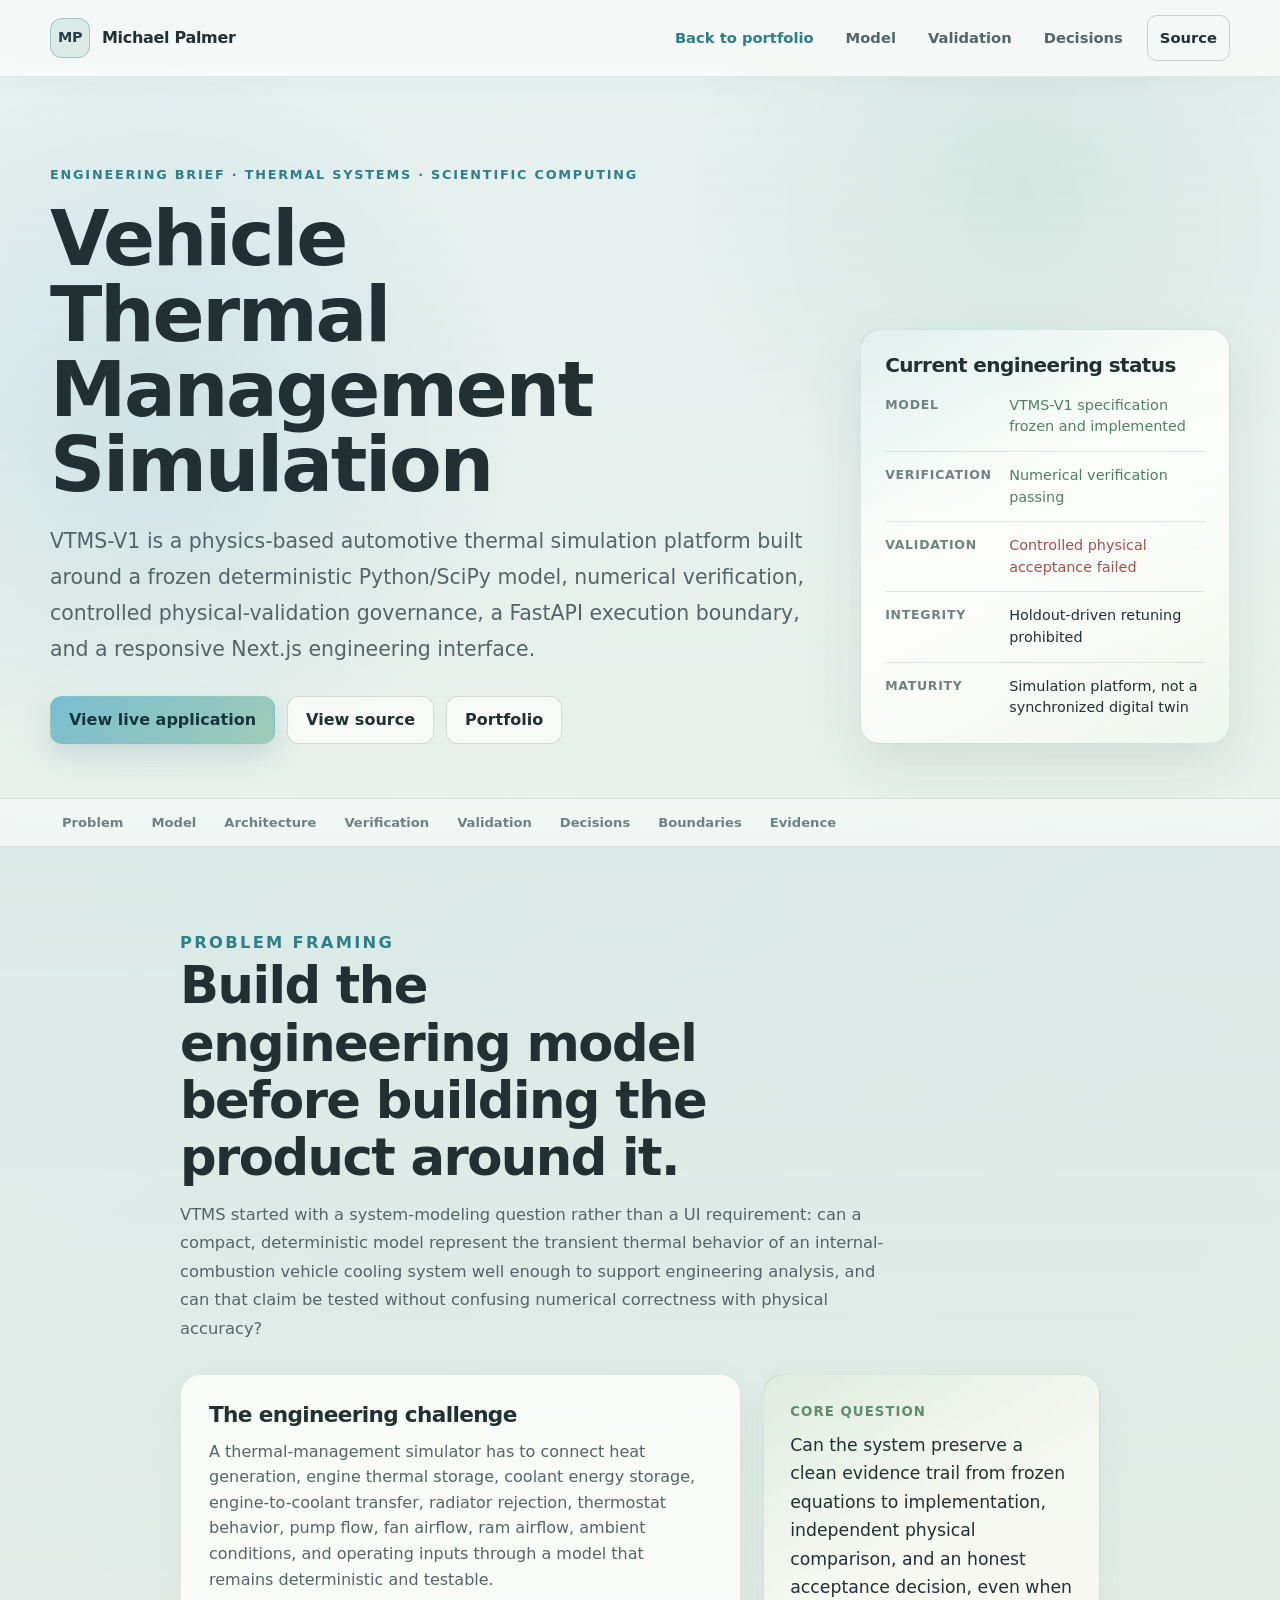
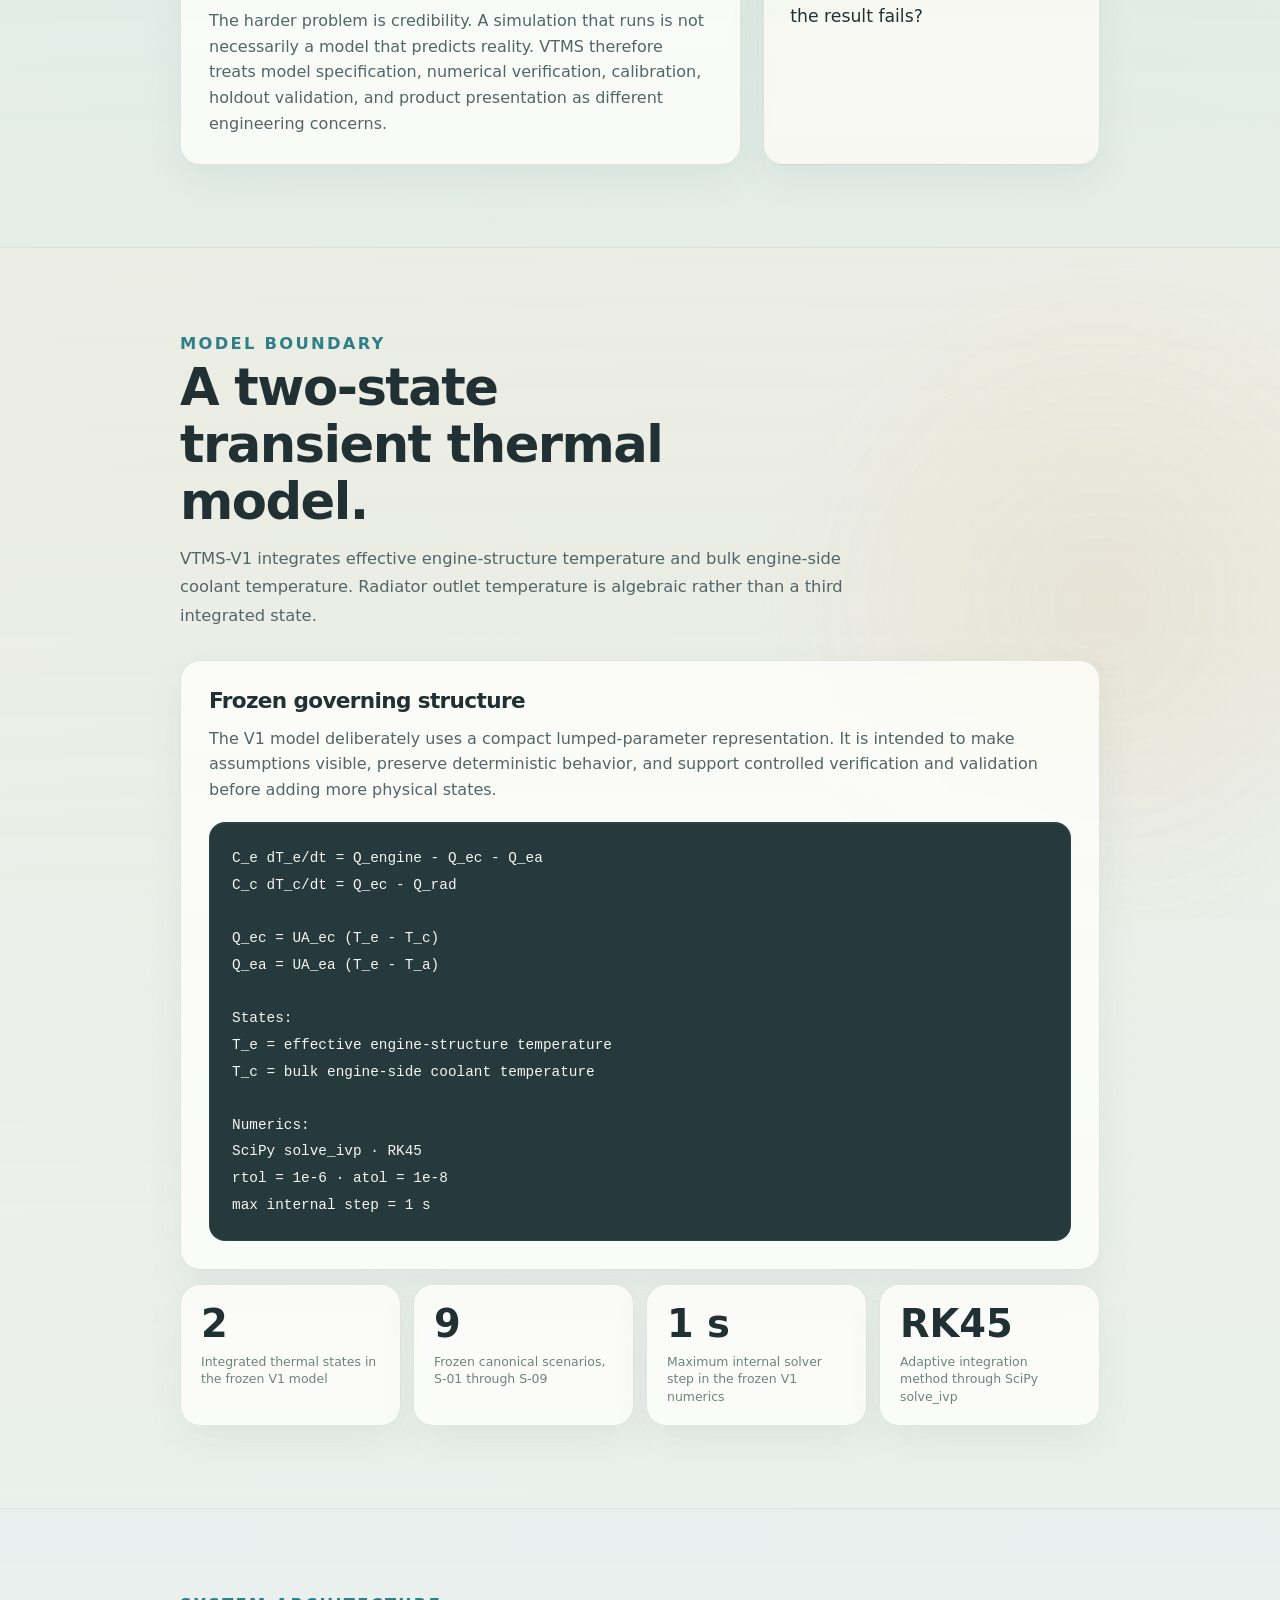
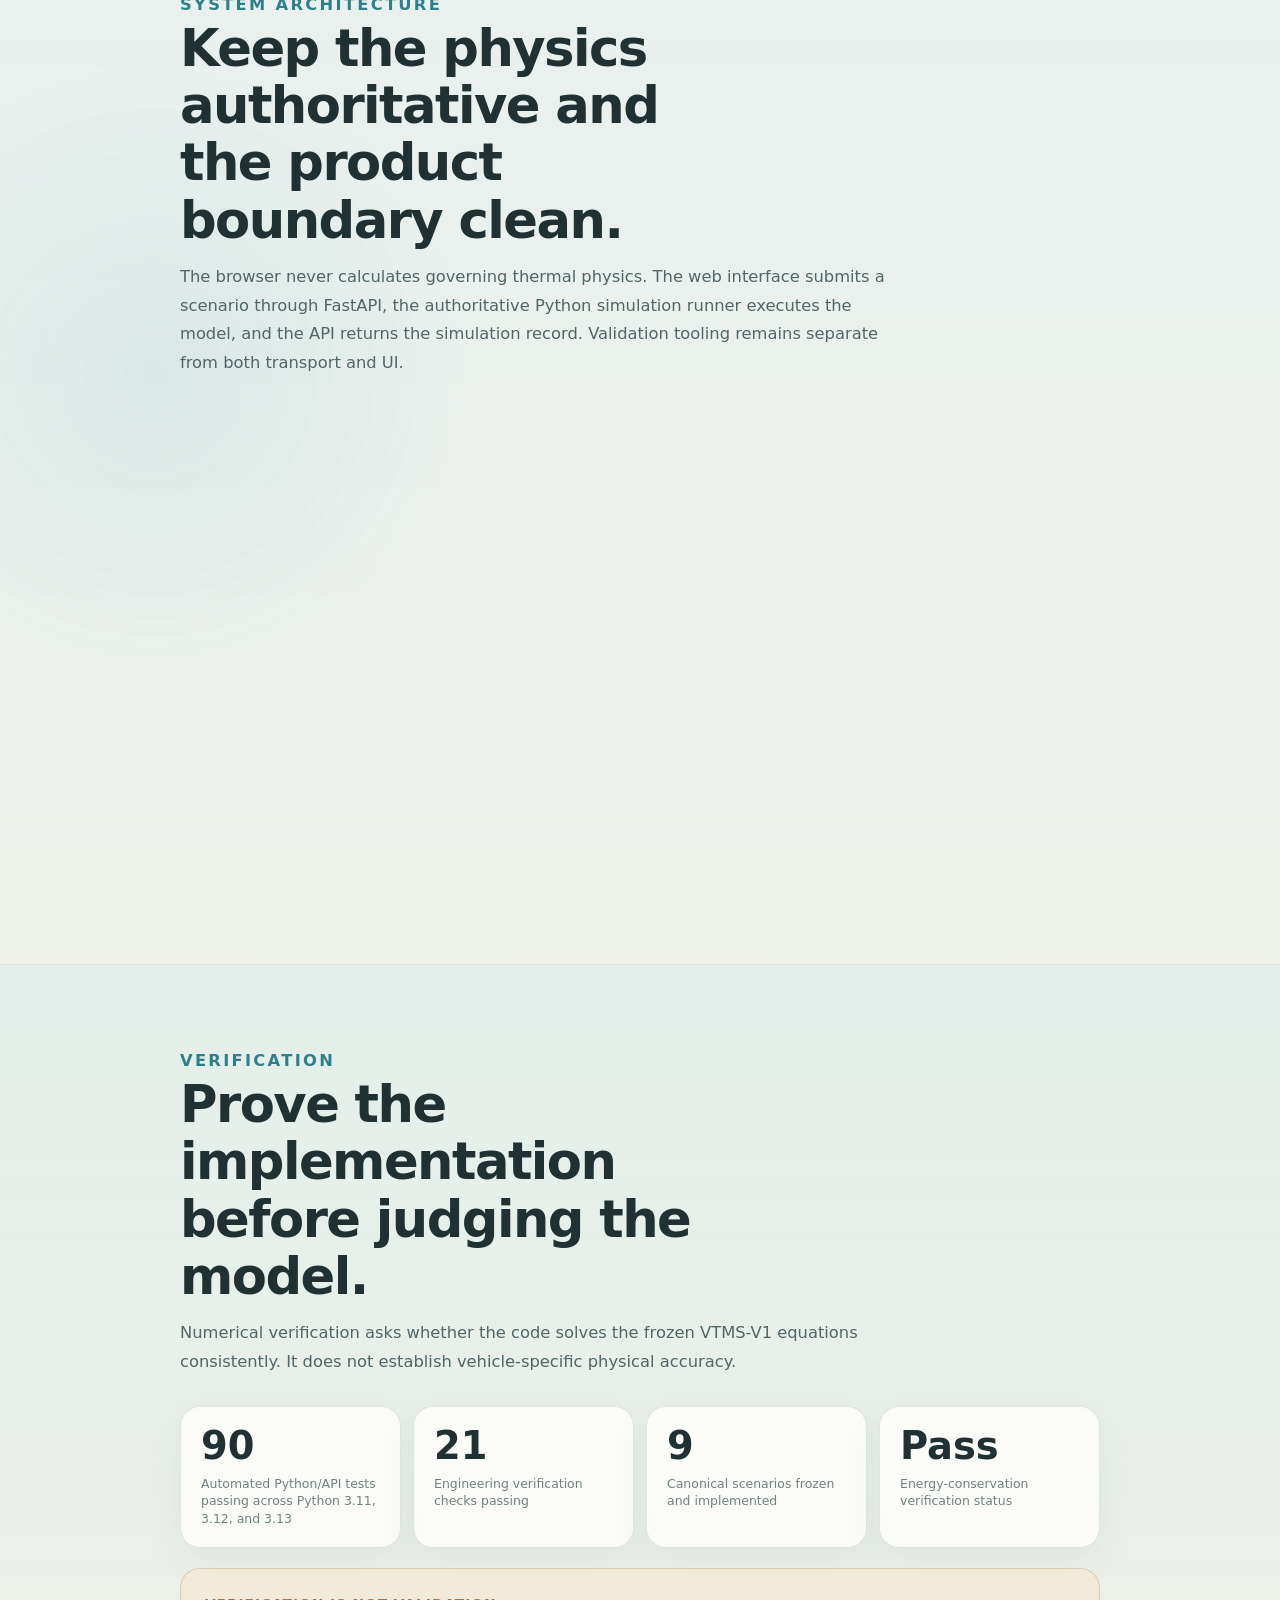
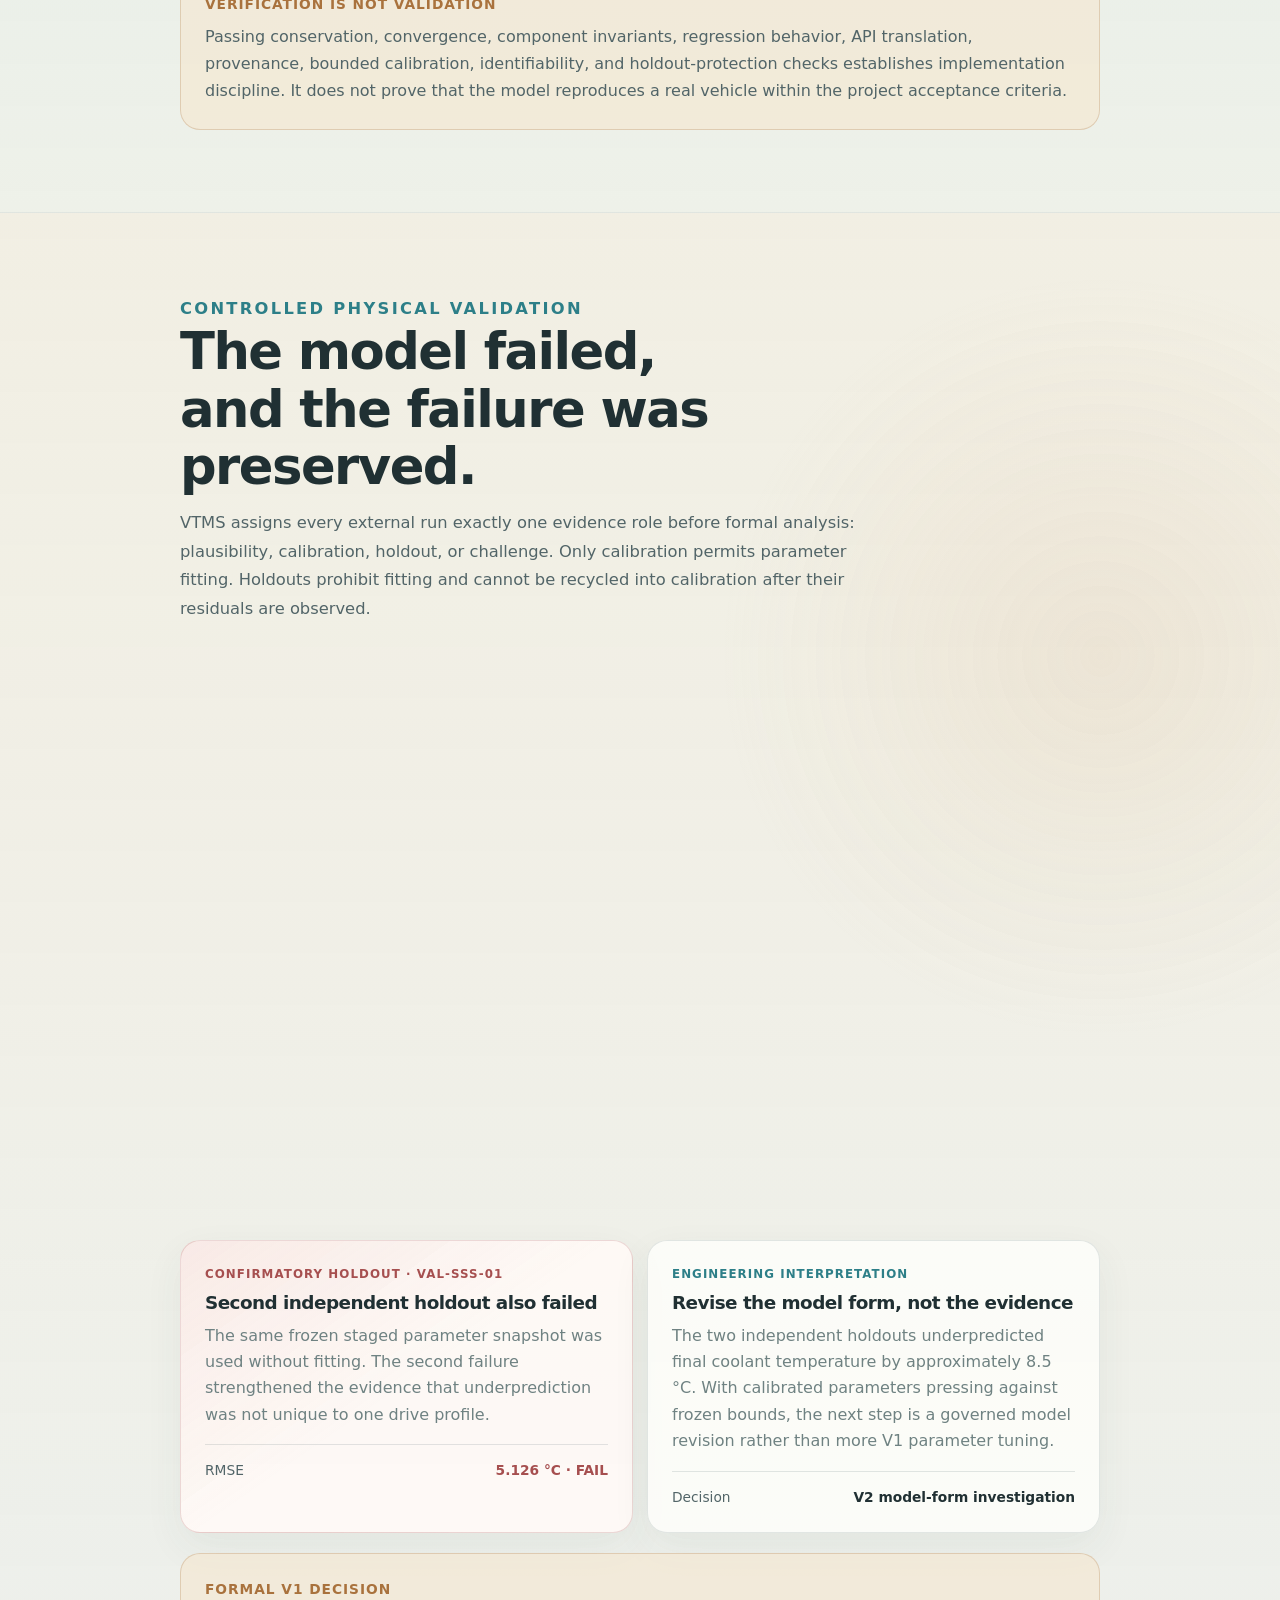
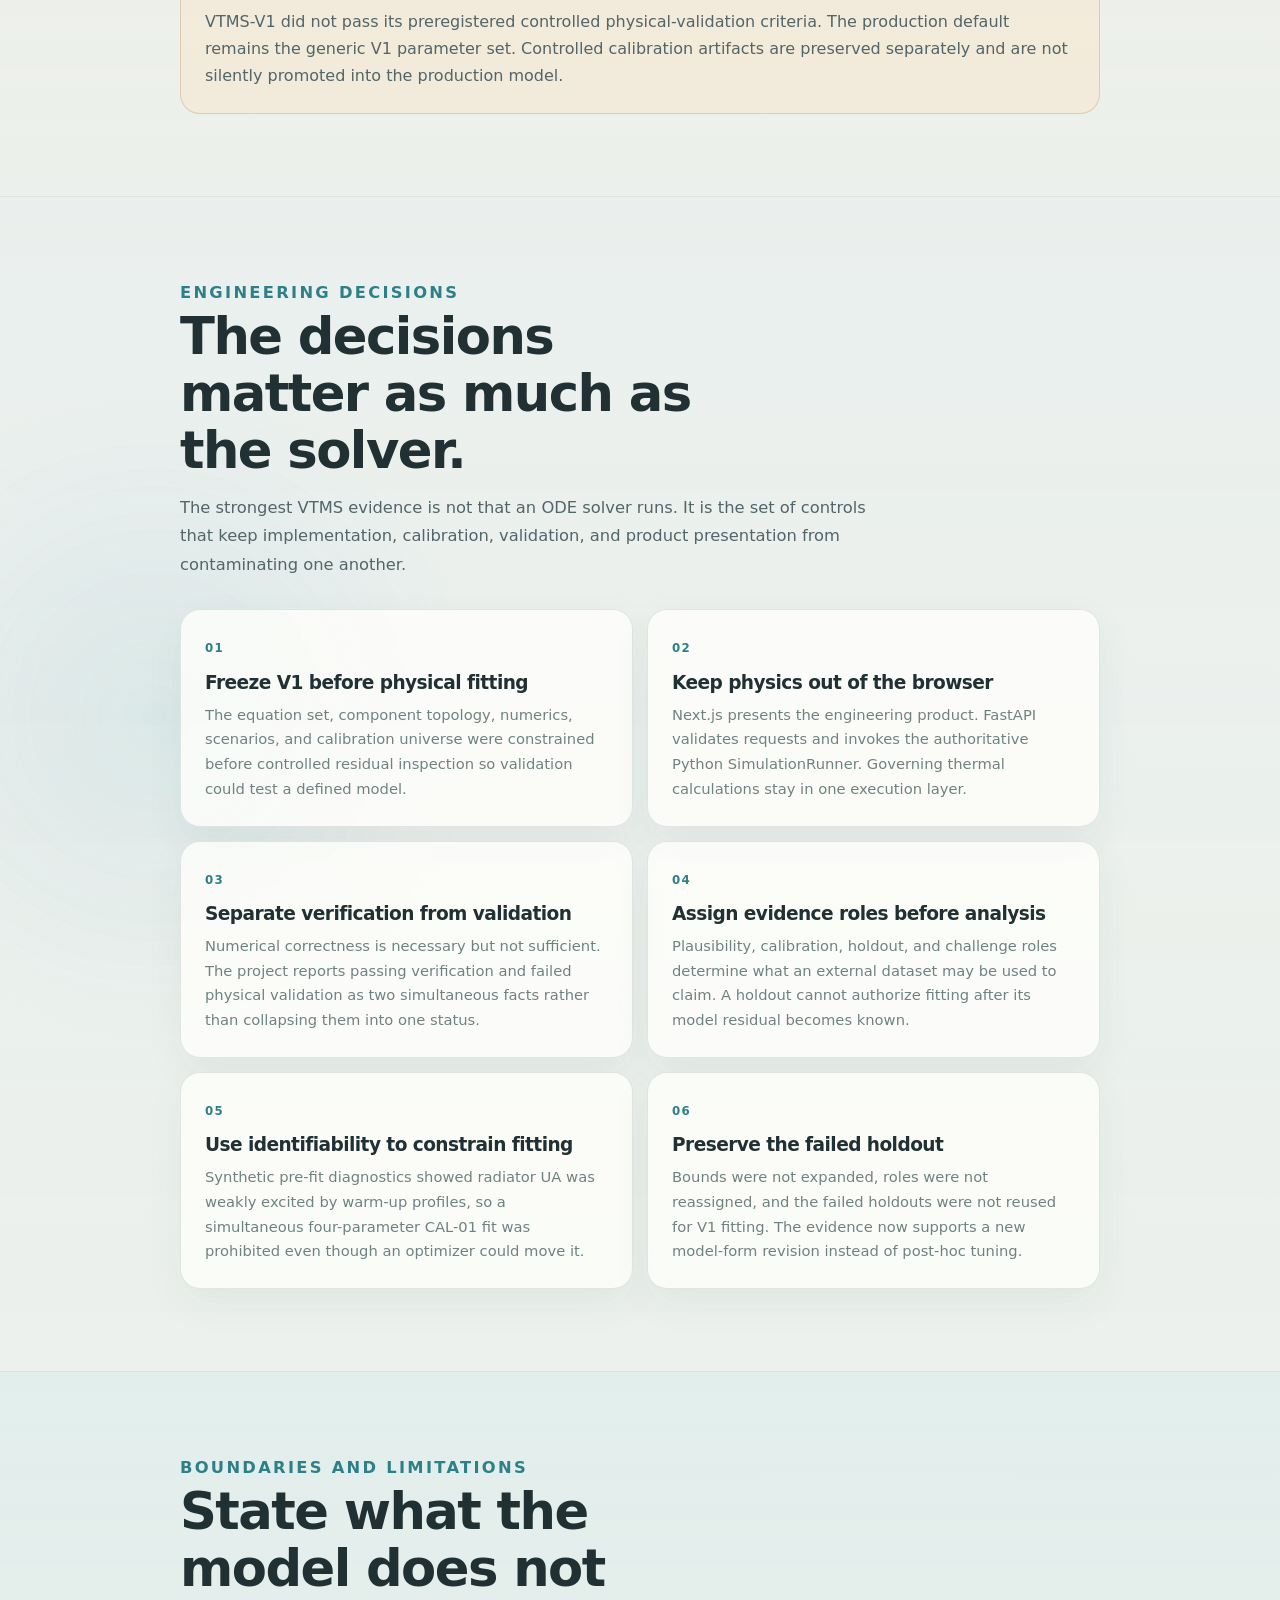
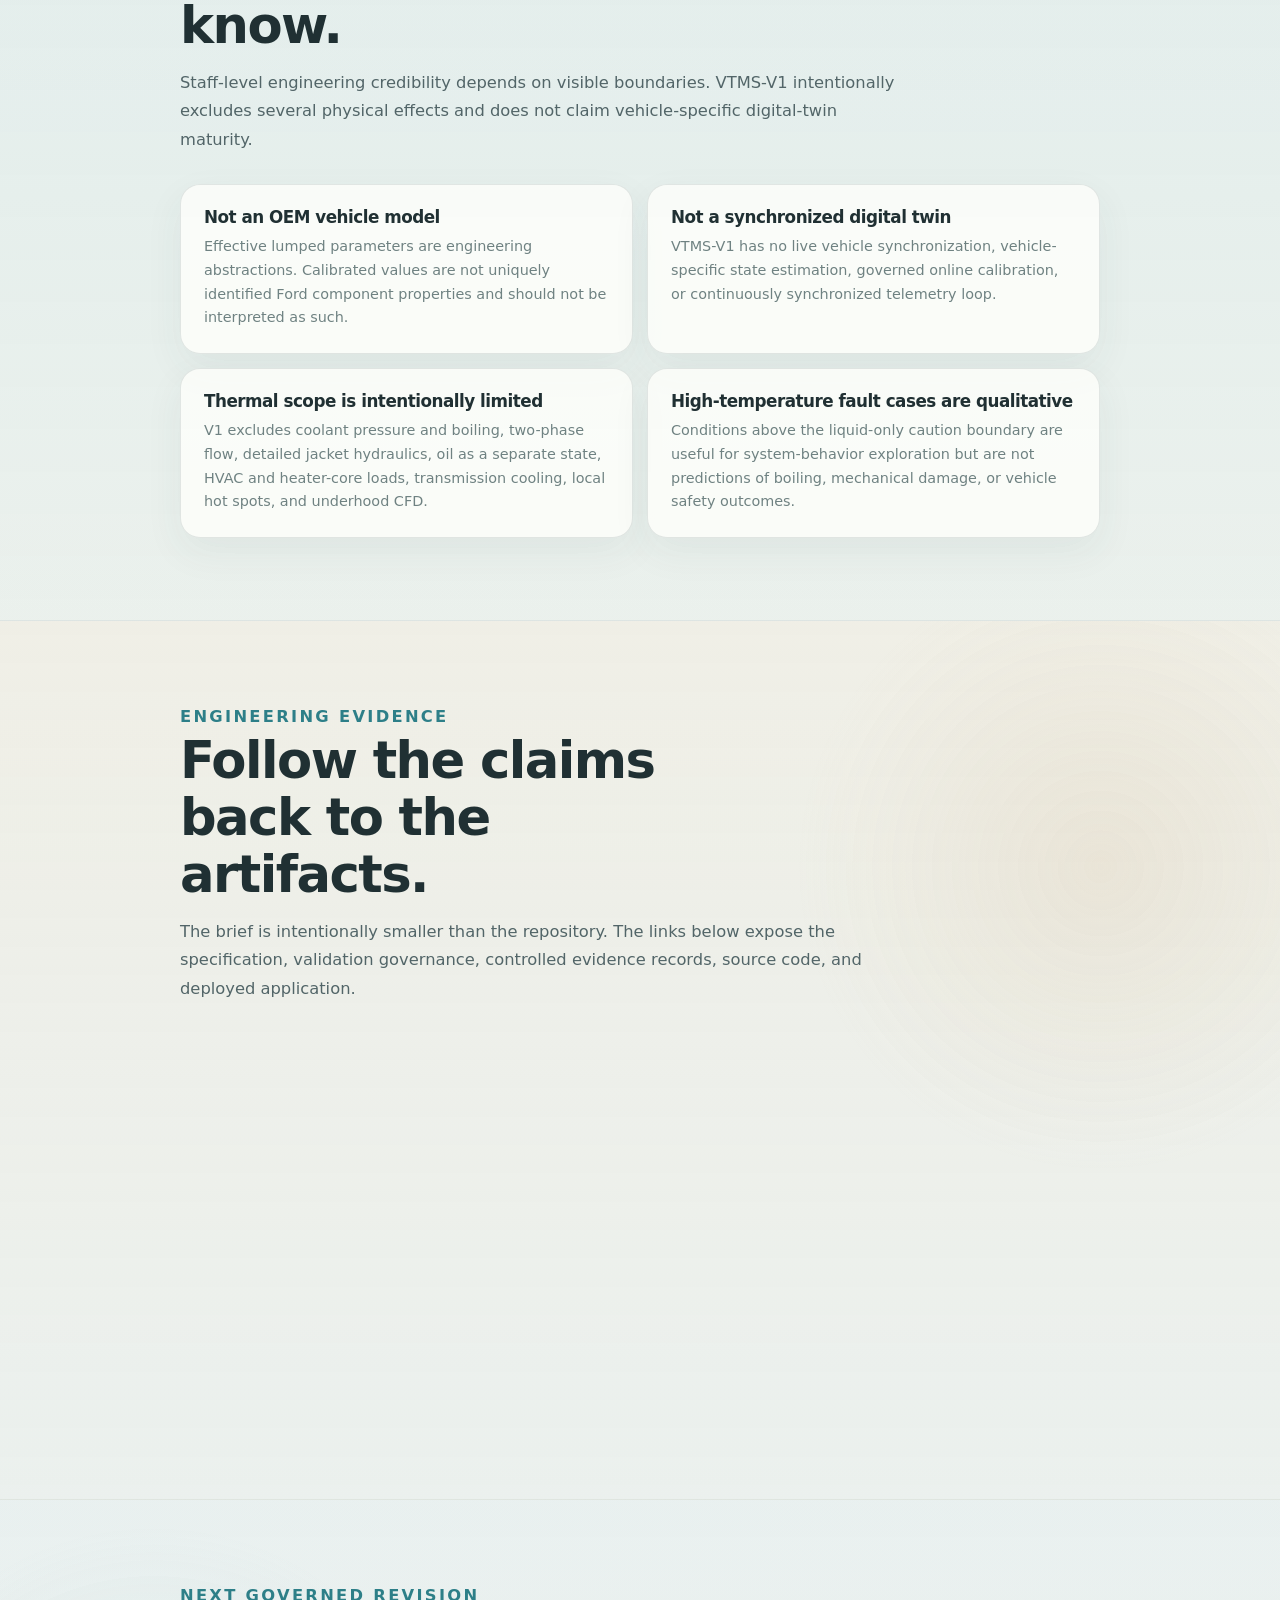
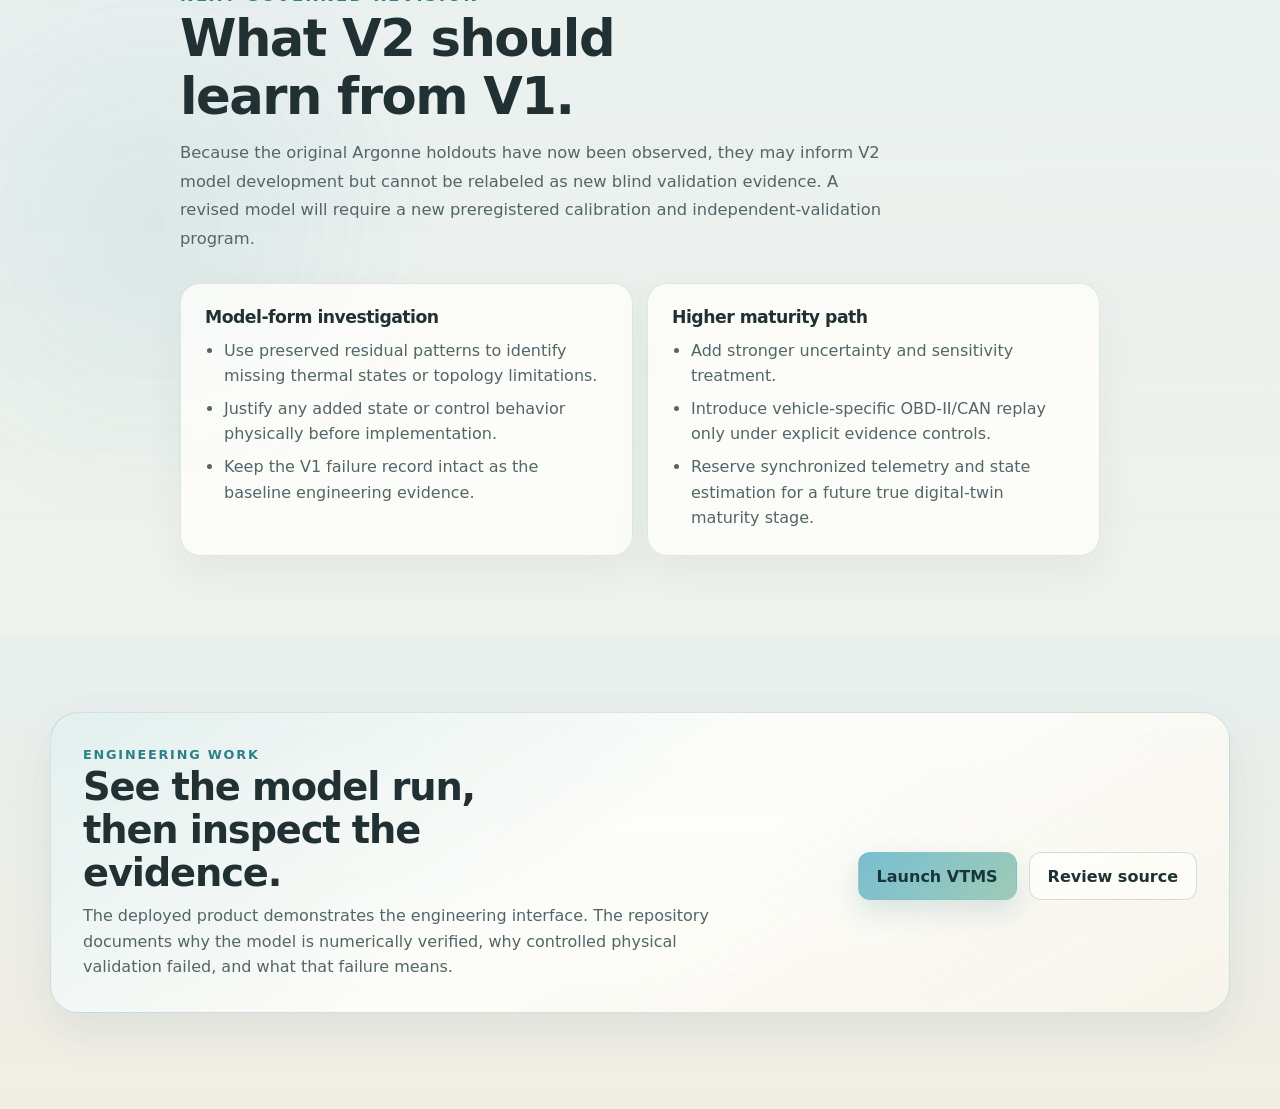
<file: engineering/vtms.html>
<!DOCTYPE html>
<html lang="en">
<head>
  <meta charset="UTF-8">
  <meta name="viewport" content="width=device-width, initial-scale=1.0">
  <meta name="description" content="Engineering brief for VTMS, Michael Palmer's physics-based vehicle thermal management simulation platform.">
  <meta name="author" content="Michael Palmer">
  <meta name="theme-color" content="#08101f">
  <meta property="og:title" content="VTMS Engineering Brief | Michael Palmer">
  <meta property="og:description" content="Physics model, architecture, verification, controlled physical validation, engineering decisions, and model limitations behind VTMS-V1.">
  <meta property="og:type" content="website">
  <meta property="og:url" content="https://mpalmer79.github.io/engineering/vtms.html">
  <link rel="canonical" href="https://mpalmer79.github.io/engineering/vtms.html">
  <link rel="stylesheet" href="../styles.css">
  <link rel="stylesheet" href="../case-study.css">
  <title>VTMS Engineering Brief | Michael Palmer</title>
</head>
<body class="case-study-page">
  <a class="skip-link" href="#main-content">Skip to content</a>

  <header class="site-header" id="top">
    <div class="nav-shell">
      <a class="brand" href="../" aria-label="Michael Palmer portfolio home">
        <span class="brand-mark">MP</span>
        <span class="brand-name">Michael Palmer</span>
      </a>

      <button
        class="nav-toggle"
        type="button"
        aria-expanded="false"
        aria-controls="primary-nav"
        aria-label="Open navigation"
      >
        <span></span>
        <span></span>
        <span></span>
      </button>

      <nav class="primary-nav" id="primary-nav" aria-label="VTMS engineering brief navigation">
        <a class="back-link" href="../#projects">Back to portfolio</a>
        <a href="#model">Model</a>
        <a href="#validation">Validation</a>
        <a href="#decisions">Decisions</a>
        <a class="nav-cta" href="https://github.com/mpalmer79/vehicle-thermal-management-simulation" target="_blank" rel="noreferrer">Source</a>
      </nav>
    </div>
  </header>

  <main id="main-content">
    <section class="case-hero section-shell">
      <div class="case-hero-grid">
        <div class="reveal">
          <p class="case-kicker">Engineering brief · Thermal systems · Scientific computing</p>
          <h1>Vehicle Thermal Management Simulation</h1>
          <p class="case-deck">
            VTMS-V1 is a physics-based automotive thermal simulation platform built around a frozen
            deterministic Python/SciPy model, numerical verification, controlled physical-validation
            governance, a FastAPI execution boundary, and a responsive Next.js engineering interface.
          </p>

          <div class="case-actions">
            <a class="button button-primary" href="https://vtms.up.railway.app" target="_blank" rel="noreferrer">View live application</a>
            <a class="button button-secondary" href="https://github.com/mpalmer79/vehicle-thermal-management-simulation" target="_blank" rel="noreferrer">View source</a>
            <a class="button button-secondary" href="../#projects">Portfolio</a>
          </div>
        </div>

        <aside class="case-status-panel reveal" aria-label="VTMS engineering status">
          <h2>Current engineering status</h2>
          <div class="case-status-list">
            <div class="case-status-row">
              <span class="case-status-label">Model</span>
              <span class="case-status-value good">VTMS-V1 specification frozen and implemented</span>
            </div>
            <div class="case-status-row">
              <span class="case-status-label">Verification</span>
              <span class="case-status-value good">Numerical verification passing</span>
            </div>
            <div class="case-status-row">
              <span class="case-status-label">Validation</span>
              <span class="case-status-value fail">Controlled physical acceptance failed</span>
            </div>
            <div class="case-status-row">
              <span class="case-status-label">Integrity</span>
              <span class="case-status-value">Holdout-driven retuning prohibited</span>
            </div>
            <div class="case-status-row">
              <span class="case-status-label">Maturity</span>
              <span class="case-status-value">Simulation platform, not a synchronized digital twin</span>
            </div>
          </div>
        </aside>
      </div>
    </section>

    <nav class="case-nav" aria-label="On this page">
      <div class="case-nav-inner">
        <a href="#problem">Problem</a>
        <a href="#model">Model</a>
        <a href="#architecture">Architecture</a>
        <a href="#verification">Verification</a>
        <a href="#validation">Validation</a>
        <a href="#decisions">Decisions</a>
        <a href="#boundaries">Boundaries</a>
        <a href="#evidence">Evidence</a>
      </div>
    </nav>

    <section class="case-section" id="problem">
      <div class="case-content">
        <div class="case-section-heading reveal">
          <p class="case-kicker">Problem framing</p>
          <h2>Build the engineering model before building the product around it.</h2>
          <p>
            VTMS started with a system-modeling question rather than a UI requirement: can a compact,
            deterministic model represent the transient thermal behavior of an internal-combustion vehicle
            cooling system well enough to support engineering analysis, and can that claim be tested without
            confusing numerical correctness with physical accuracy?
          </p>
        </div>

        <div class="case-problem">
          <article class="case-copy-card reveal">
            <h3>The engineering challenge</h3>
            <p>
              A thermal-management simulator has to connect heat generation, engine thermal storage,
              coolant energy storage, engine-to-coolant transfer, radiator rejection, thermostat behavior,
              pump flow, fan airflow, ram airflow, ambient conditions, and operating inputs through a model
              that remains deterministic and testable.
            </p>
            <p>
              The harder problem is credibility. A simulation that runs is not necessarily a model that
              predicts reality. VTMS therefore treats model specification, numerical verification,
              calibration, holdout validation, and product presentation as different engineering concerns.
            </p>
          </article>

          <aside class="case-callout reveal">
            <strong>Core question</strong>
            <p>
              Can the system preserve a clean evidence trail from frozen equations to implementation,
              independent physical comparison, and an honest acceptance decision, even when the result fails?
            </p>
          </aside>
        </div>
      </div>
    </section>

    <section class="case-section" id="model">
      <div class="case-content">
        <div class="case-section-heading reveal">
          <p class="case-kicker">Model boundary</p>
          <h2>A two-state transient thermal model.</h2>
          <p>
            VTMS-V1 integrates effective engine-structure temperature and bulk engine-side coolant
            temperature. Radiator outlet temperature is algebraic rather than a third integrated state.
          </p>
        </div>

        <article class="case-copy-card reveal">
          <h3>Frozen governing structure</h3>
          <p>
            The V1 model deliberately uses a compact lumped-parameter representation. It is intended to
            make assumptions visible, preserve deterministic behavior, and support controlled verification
            and validation before adding more physical states.
          </p>

          <pre class="case-equations">C_e dT_e/dt = Q_engine - Q_ec - Q_ea
C_c dT_c/dt = Q_ec - Q_rad

Q_ec = UA_ec (T_e - T_c)
Q_ea = UA_ea (T_e - T_a)

States:
T_e = effective engine-structure temperature
T_c = bulk engine-side coolant temperature

Numerics:
SciPy solve_ivp · RK45
rtol = 1e-6 · atol = 1e-8
max internal step = 1 s</pre>
        </article>

        <div class="case-metrics" style="margin-top:14px;">
          <article class="case-metric reveal">
            <strong>2</strong>
            <span>Integrated thermal states in the frozen V1 model</span>
          </article>
          <article class="case-metric reveal">
            <strong>9</strong>
            <span>Frozen canonical scenarios, S-01 through S-09</span>
          </article>
          <article class="case-metric reveal">
            <strong>1 s</strong>
            <span>Maximum internal solver step in the frozen V1 numerics</span>
          </article>
          <article class="case-metric reveal">
            <strong>RK45</strong>
            <span>Adaptive integration method through SciPy solve_ivp</span>
          </article>
        </div>
      </div>
    </section>

    <section class="case-section" id="architecture">
      <div class="case-content">
        <div class="case-section-heading reveal">
          <p class="case-kicker">System architecture</p>
          <h2>Keep the physics authoritative and the product boundary clean.</h2>
          <p>
            The browser never calculates governing thermal physics. The web interface submits a scenario
            through FastAPI, the authoritative Python simulation runner executes the model, and the API
            returns the simulation record. Validation tooling remains separate from both transport and UI.
          </p>
        </div>

        <div class="architecture-stack reveal">
          <div class="architecture-row">
            <div class="arch-node"><strong>Engineer / User</strong><span>Scenario definition and analysis</span></div>
            <div class="arch-node primary"><strong>Next.js UI</strong><span>Presentation and interaction</span></div>
            <div class="arch-node primary"><strong>FastAPI Boundary</strong><span>Validation and execution contract</span></div>
          </div>
          <div class="arch-arrow" aria-hidden="true">↓</div>
          <div class="architecture-row">
            <div class="arch-node governance"><strong>VTMS-V1 Physics Engine</strong><span>Authoritative deterministic model</span></div>
            <div class="arch-node"><strong>Simulation Record</strong><span>States, outputs, metadata</span></div>
            <div class="arch-node"><strong>Engineering Interface</strong><span>Plots, scenarios, interpretation</span></div>
          </div>
          <div class="arch-arrow" aria-hidden="true">↕</div>
          <div class="architecture-row">
            <div class="arch-node governance"><strong>Validation Toolkit</strong><span>Adapters, manifests, evidence roles</span></div>
            <div class="arch-node"><strong>KIT OBD-II</strong><span>External plausibility evidence</span></div>
            <div class="arch-node"><strong>Argonne D3</strong><span>Calibration and independent holdouts</span></div>
          </div>
        </div>

        <p class="architecture-note reveal">
          External datasets are normalized through explicit adapters, fingerprints, reviewed mappings,
          immutable manifests, and evidence-role controls. Raw controlled Argonne attachments are not
          redistributed in the repository.
        </p>
      </div>
    </section>

    <section class="case-section" id="verification">
      <div class="case-content">
        <div class="case-section-heading reveal">
          <p class="case-kicker">Verification</p>
          <h2>Prove the implementation before judging the model.</h2>
          <p>
            Numerical verification asks whether the code solves the frozen VTMS-V1 equations consistently.
            It does not establish vehicle-specific physical accuracy.
          </p>
        </div>

        <div class="case-metrics">
          <article class="case-metric reveal">
            <strong>90</strong>
            <span>Automated Python/API tests passing across Python 3.11, 3.12, and 3.13</span>
          </article>
          <article class="case-metric reveal">
            <strong>21</strong>
            <span>Engineering verification checks passing</span>
          </article>
          <article class="case-metric reveal">
            <strong>9</strong>
            <span>Canonical scenarios frozen and implemented</span>
          </article>
          <article class="case-metric reveal">
            <strong>Pass</strong>
            <span>Energy-conservation verification status</span>
          </article>
        </div>

        <div class="case-gate reveal">
          <strong>Verification is not validation</strong>
          <p>
            Passing conservation, convergence, component invariants, regression behavior, API translation,
            provenance, bounded calibration, identifiability, and holdout-protection checks establishes
            implementation discipline. It does not prove that the model reproduces a real vehicle within
            the project acceptance criteria.
          </p>
        </div>
      </div>
    </section>

    <section class="case-section" id="validation">
      <div class="case-content">
        <div class="case-section-heading reveal">
          <p class="case-kicker">Controlled physical validation</p>
          <h2>The model failed, and the failure was preserved.</h2>
          <p>
            VTMS assigns every external run exactly one evidence role before formal analysis: plausibility,
            calibration, holdout, or challenge. Only calibration permits parameter fitting. Holdouts prohibit
            fitting and cannot be recycled into calibration after their residuals are observed.
          </p>
        </div>

        <div class="validation-grid">
          <article class="validation-result-card reveal">
            <span class="validation-role">External plausibility · KIT OBD-II</span>
            <h3>Untuned generic V1 comparison</h3>
            <p>
              The model reached a similar final operating region but warmed substantially too quickly.
              This comparison remained plausibility evidence and was not used for tuning.
            </p>
            <div class="result-line"><span>RMSE</span><strong>21.40 °C</strong></div>
          </article>

          <article class="validation-result-card reveal">
            <span class="validation-role">Calibration · CAL-01</span>
            <h3>Cold-start controlled calibration</h3>
            <p>
              Only wall heat fraction, effective engine capacitance, and engine-to-coolant UA were allowed
              to move. Radiator UA remained fixed because pre-fit analysis showed weak excitation.
            </p>
            <div class="result-line"><span>RMSE</span><strong>3.716 °C</strong></div>
          </article>

          <article class="validation-result-card failed reveal">
            <span class="validation-role">Calibration · CAL-RAD-01</span>
            <h3>Radiator-active stage failed</h3>
            <p>
              Radiator UA was the only movable parameter. It converged near the frozen lower bound and the
              stage failed all four core project criteria. Bounds were not widened and prior parameters were
              not reopened.
            </p>
            <div class="result-line"><span>RMSE</span><strong>5.733 °C · FAIL</strong></div>
          </article>

          <article class="validation-result-card failed reveal">
            <span class="validation-role">Primary holdout · VAL-HOT-01</span>
            <h3>Blind holdout failed formal acceptance</h3>
            <p>
              The source, preprocessing map, parameter snapshot, and no-fit manifest were frozen before the
              holdout was opened. No parameter fitting was performed on the holdout.
            </p>
            <div class="result-line"><span>RMSE</span><strong>8.587 °C · FAIL</strong></div>
          </article>

          <article class="validation-result-card failed reveal">
            <span class="validation-role">Confirmatory holdout · VAL-SSS-01</span>
            <h3>Second independent holdout also failed</h3>
            <p>
              The same frozen staged parameter snapshot was used without fitting. The second failure
              strengthened the evidence that underprediction was not unique to one drive profile.
            </p>
            <div class="result-line"><span>RMSE</span><strong>5.126 °C · FAIL</strong></div>
          </article>

          <article class="validation-result-card reveal">
            <span class="validation-role">Engineering interpretation</span>
            <h3>Revise the model form, not the evidence</h3>
            <p>
              The two independent holdouts underpredicted final coolant temperature by approximately
              8.5 °C. With calibrated parameters pressing against frozen bounds, the next step is a governed
              model revision rather than more V1 parameter tuning.
            </p>
            <div class="result-line"><span>Decision</span><strong>V2 model-form investigation</strong></div>
          </article>
        </div>

        <div class="case-gate reveal">
          <strong>Formal V1 decision</strong>
          <p>
            VTMS-V1 did not pass its preregistered controlled physical-validation criteria. The production
            default remains the generic V1 parameter set. Controlled calibration artifacts are preserved
            separately and are not silently promoted into the production model.
          </p>
        </div>
      </div>
    </section>

    <section class="case-section" id="decisions">
      <div class="case-content">
        <div class="case-section-heading reveal">
          <p class="case-kicker">Engineering decisions</p>
          <h2>The decisions matter as much as the solver.</h2>
          <p>
            The strongest VTMS evidence is not that an ODE solver runs. It is the set of controls that keep
            implementation, calibration, validation, and product presentation from contaminating one another.
          </p>
        </div>

        <div class="case-decisions">
          <article class="case-decision reveal">
            <span class="case-decision-index">01</span>
            <h3>Freeze V1 before physical fitting</h3>
            <p>
              The equation set, component topology, numerics, scenarios, and calibration universe were
              constrained before controlled residual inspection so validation could test a defined model.
            </p>
          </article>

          <article class="case-decision reveal">
            <span class="case-decision-index">02</span>
            <h3>Keep physics out of the browser</h3>
            <p>
              Next.js presents the engineering product. FastAPI validates requests and invokes the
              authoritative Python SimulationRunner. Governing thermal calculations stay in one execution layer.
            </p>
          </article>

          <article class="case-decision reveal">
            <span class="case-decision-index">03</span>
            <h3>Separate verification from validation</h3>
            <p>
              Numerical correctness is necessary but not sufficient. The project reports passing verification
              and failed physical validation as two simultaneous facts rather than collapsing them into one status.
            </p>
          </article>

          <article class="case-decision reveal">
            <span class="case-decision-index">04</span>
            <h3>Assign evidence roles before analysis</h3>
            <p>
              Plausibility, calibration, holdout, and challenge roles determine what an external dataset may be
              used to claim. A holdout cannot authorize fitting after its model residual becomes known.
            </p>
          </article>

          <article class="case-decision reveal">
            <span class="case-decision-index">05</span>
            <h3>Use identifiability to constrain fitting</h3>
            <p>
              Synthetic pre-fit diagnostics showed radiator UA was weakly excited by warm-up profiles, so a
              simultaneous four-parameter CAL-01 fit was prohibited even though an optimizer could move it.
            </p>
          </article>

          <article class="case-decision reveal">
            <span class="case-decision-index">06</span>
            <h3>Preserve the failed holdout</h3>
            <p>
              Bounds were not expanded, roles were not reassigned, and the failed holdouts were not reused for
              V1 fitting. The evidence now supports a new model-form revision instead of post-hoc tuning.
            </p>
          </article>
        </div>
      </div>
    </section>

    <section class="case-section" id="boundaries">
      <div class="case-content">
        <div class="case-section-heading reveal">
          <p class="case-kicker">Boundaries and limitations</p>
          <h2>State what the model does not know.</h2>
          <p>
            Staff-level engineering credibility depends on visible boundaries. VTMS-V1 intentionally excludes
            several physical effects and does not claim vehicle-specific digital-twin maturity.
          </p>
        </div>

        <div class="case-boundaries">
          <article class="case-boundary-card reveal">
            <h3>Not an OEM vehicle model</h3>
            <p>
              Effective lumped parameters are engineering abstractions. Calibrated values are not uniquely
              identified Ford component properties and should not be interpreted as such.
            </p>
          </article>

          <article class="case-boundary-card reveal">
            <h3>Not a synchronized digital twin</h3>
            <p>
              VTMS-V1 has no live vehicle synchronization, vehicle-specific state estimation, governed online
              calibration, or continuously synchronized telemetry loop.
            </p>
          </article>

          <article class="case-boundary-card reveal">
            <h3>Thermal scope is intentionally limited</h3>
            <p>
              V1 excludes coolant pressure and boiling, two-phase flow, detailed jacket hydraulics, oil as a
              separate state, HVAC and heater-core loads, transmission cooling, local hot spots, and underhood CFD.
            </p>
          </article>

          <article class="case-boundary-card reveal">
            <h3>High-temperature fault cases are qualitative</h3>
            <p>
              Conditions above the liquid-only caution boundary are useful for system-behavior exploration but
              are not predictions of boiling, mechanical damage, or vehicle safety outcomes.
            </p>
          </article>
        </div>
      </div>
    </section>

    <section class="case-section" id="evidence">
      <div class="case-content">
        <div class="case-section-heading reveal">
          <p class="case-kicker">Engineering evidence</p>
          <h2>Follow the claims back to the artifacts.</h2>
          <p>
            The brief is intentionally smaller than the repository. The links below expose the specification,
            validation governance, controlled evidence records, source code, and deployed application.
          </p>
        </div>

        <div class="case-evidence-grid">
          <a class="case-evidence-card reveal" href="https://github.com/mpalmer79/vehicle-thermal-management-simulation/blob/main/docs/VTMS_V1_Engineering_Model_Specification.docx" target="_blank" rel="noreferrer">
            <span>Specification</span>
            <strong>VTMS-V1 Engineering Model Specification</strong>
            <small>Frozen model definition and engineering basis.</small>
          </a>

          <a class="case-evidence-card reveal" href="https://github.com/mpalmer79/vehicle-thermal-management-simulation/blob/main/docs/VALIDATION_GOVERNANCE.md" target="_blank" rel="noreferrer">
            <span>Governance</span>
            <strong>Controlled Validation Governance</strong>
            <small>Evidence roles, calibration controls, holdout protection, and acceptance rules.</small>
          </a>

          <a class="case-evidence-card reveal" href="https://github.com/mpalmer79/vehicle-thermal-management-simulation/blob/main/docs/ARGONNE_CALIBRATION_BOUNDS_AND_IDENTIFIABILITY.md" target="_blank" rel="noreferrer">
            <span>Calibration</span>
            <strong>Bounds and Identifiability</strong>
            <small>Pre-fit parameter universe, frozen bounds, and staged-fitting rationale.</small>
          </a>

          <a class="case-evidence-card reveal" href="https://github.com/mpalmer79/vehicle-thermal-management-simulation/blob/main/validation_outputs/ARGONNE_VAL_HOT_01_FORMAL_RESULT.json" target="_blank" rel="noreferrer">
            <span>Primary holdout</span>
            <strong>VAL-HOT-01 Formal Result</strong>
            <small>The preregistered primary physical validation failure.</small>
          </a>

          <a class="case-evidence-card reveal" href="https://github.com/mpalmer79/vehicle-thermal-management-simulation/blob/main/validation_outputs/ARGONNE_VAL_SSS_01_CONFIRMATORY_RESULT.json" target="_blank" rel="noreferrer">
            <span>Confirmatory holdout</span>
            <strong>VAL-SSS-01 Result</strong>
            <small>Second independent holdout executed with the frozen staged parameter set.</small>
          </a>

          <a class="case-evidence-card reveal" href="https://github.com/mpalmer79/vehicle-thermal-management-simulation" target="_blank" rel="noreferrer">
            <span>Source</span>
            <strong>Complete VTMS Repository</strong>
            <small>Physics engine, API, web application, tests, validation toolkit, and documentation.</small>
          </a>
        </div>
      </div>
    </section>

    <section class="case-section">
      <div class="case-content">
        <div class="case-section-heading reveal">
          <p class="case-kicker">Next governed revision</p>
          <h2>What V2 should learn from V1.</h2>
          <p>
            Because the original Argonne holdouts have now been observed, they may inform V2 model development
            but cannot be relabeled as new blind validation evidence. A revised model will require a new
            preregistered calibration and independent-validation program.
          </p>
        </div>

        <div class="case-production-grid">
          <article class="case-production-card reveal">
            <h3>Model-form investigation</h3>
            <ul>
              <li>Use preserved residual patterns to identify missing thermal states or topology limitations.</li>
              <li>Justify any added state or control behavior physically before implementation.</li>
              <li>Keep the V1 failure record intact as the baseline engineering evidence.</li>
            </ul>
          </article>

          <article class="case-production-card reveal">
            <h3>Higher maturity path</h3>
            <ul>
              <li>Add stronger uncertainty and sensitivity treatment.</li>
              <li>Introduce vehicle-specific OBD-II/CAN replay only under explicit evidence controls.</li>
              <li>Reserve synchronized telemetry and state estimation for a future true digital-twin maturity stage.</li>
            </ul>
          </article>
        </div>
      </div>
    </section>

    <section class="case-footer-cta section-shell">
      <div class="case-footer-panel reveal">
        <div>
          <p class="case-kicker">Engineering work</p>
          <h2>See the model run, then inspect the evidence.</h2>
          <p>
            The deployed product demonstrates the engineering interface. The repository documents why the
            model is numerically verified, why controlled physical validation failed, and what that failure means.
          </p>
        </div>

        <div class="case-actions">
          <a class="button button-primary" href="https://vtms.up.railway.app" target="_blank" rel="noreferrer">Launch VTMS</a>
          <a class="button button-secondary" href="https://github.com/mpalmer79/vehicle-thermal-management-simulation" target="_blank" rel="noreferrer">Review source</a>
        </div>
      </div>
    </section>
  </main>

  <script src="../script.js"></script>
</body>
</html>
</file>
<file: styles.css>
:root {
  --bg: #08101f;
  --bg-soft: #0d1728;
  --surface: rgba(18, 31, 51, 0.82);
  --surface-strong: #122033;
  --surface-light: #17263b;
  --text: #f3f7fb;
  --text-soft: #b4c0ce;
  --text-muted: #8290a3;
  --line: rgba(255, 255, 255, 0.1);
  --line-strong: rgba(255, 255, 255, 0.17);
  --accent: #63b8ff;
  --accent-soft: #8fe0c4;
  --accent-warm: #ffd37a;
  --success: #72e0ae;
  --shadow: 0 24px 70px rgba(0, 0, 0, 0.26);
  --radius-lg: 28px;
  --radius-md: 20px;
  --radius-sm: 14px;
  --max-width: 1180px;
  --header-height: 76px;
}

* {
  box-sizing: border-box;
}

html {
  scroll-behavior: smooth;
  scroll-padding-top: calc(var(--header-height) + 24px);
}

body {
  margin: 0;
  min-width: 320px;
  background:
    radial-gradient(circle at 12% 8%, rgba(99, 184, 255, 0.12), transparent 28%),
    radial-gradient(circle at 84% 18%, rgba(143, 224, 196, 0.08), transparent 24%),
    linear-gradient(180deg, #08101f 0%, #091321 40%, #07101c 100%);
  color: var(--text);
  font-family: Inter, ui-sans-serif, system-ui, -apple-system, BlinkMacSystemFont, "Segoe UI", sans-serif;
  line-height: 1.6;
  -webkit-font-smoothing: antialiased;
}

body::before {
  content: "";
  position: fixed;
  inset: 0;
  pointer-events: none;
  opacity: 0.22;
  background-image:
    linear-gradient(rgba(255, 255, 255, 0.024) 1px, transparent 1px),
    linear-gradient(90deg, rgba(255, 255, 255, 0.024) 1px, transparent 1px);
  background-size: 44px 44px;
  mask-image: linear-gradient(to bottom, black, transparent 85%);
  z-index: -1;
}

img {
  max-width: 100%;
  display: block;
}

a {
  color: inherit;
  text-decoration: none;
}

button,
a {
  -webkit-tap-highlight-color: transparent;
}

button {
  font: inherit;
}

p,
h1,
h2,
h3 {
  margin-top: 0;
}

h1,
h2,
h3 {
  line-height: 1.12;
  letter-spacing: -0.03em;
}

h1 {
  margin-bottom: 24px;
  font-size: clamp(3.2rem, 7vw, 6.8rem);
  font-weight: 760;
  max-width: 10.5ch;
}

h2 {
  margin-bottom: 18px;
  font-size: clamp(2.2rem, 4.4vw, 4.25rem);
  font-weight: 720;
  max-width: 14ch;
}

h3 {
  margin-bottom: 12px;
  font-size: 1.35rem;
}

p {
  color: var(--text-soft);
}

.skip-link {
  position: fixed;
  top: 12px;
  left: 12px;
  z-index: 999;
  transform: translateY(-160%);
  padding: 10px 14px;
  border-radius: 10px;
  background: var(--text);
  color: var(--bg);
  font-weight: 700;
  transition: transform 180ms ease;
}

.skip-link:focus {
  transform: translateY(0);
}

.section-shell {
  width: min(calc(100% - 40px), var(--max-width));
  margin-inline: auto;
}

.section {
  padding-block: 110px;
}

.site-header {
  position: sticky;
  top: 0;
  z-index: 100;
  border-bottom: 1px solid transparent;
  backdrop-filter: blur(18px);
  background: rgba(8, 16, 31, 0.74);
  transition: border-color 180ms ease, background 180ms ease;
}

.site-header.scrolled {
  border-color: var(--line);
  background: rgba(8, 16, 31, 0.92);
}

.nav-shell {
  width: min(calc(100% - 40px), var(--max-width));
  min-height: var(--header-height);
  margin-inline: auto;
  display: flex;
  align-items: center;
  justify-content: space-between;
  gap: 24px;
}

.brand {
  display: inline-flex;
  align-items: center;
  gap: 12px;
  font-weight: 720;
  letter-spacing: -0.02em;
}

.brand-mark {
  width: 40px;
  height: 40px;
  display: grid;
  place-items: center;
  border: 1px solid rgba(99, 184, 255, 0.45);
  border-radius: 12px;
  background: linear-gradient(145deg, rgba(99, 184, 255, 0.19), rgba(143, 224, 196, 0.07));
  color: var(--text);
  font-size: 0.9rem;
}

.brand-name {
  color: var(--text);
}

.primary-nav {
  display: flex;
  align-items: center;
  gap: 8px;
}

.primary-nav a {
  padding: 10px 12px;
  border-radius: 10px;
  color: var(--text-soft);
  font-size: 0.92rem;
  font-weight: 620;
  transition: color 160ms ease, background 160ms ease;
}

.primary-nav a:hover,
.primary-nav a:focus-visible {
  background: rgba(255, 255, 255, 0.05);
  color: var(--text);
}

.primary-nav .nav-cta {
  margin-left: 4px;
  border: 1px solid var(--line-strong);
  color: var(--text);
}

.nav-toggle {
  display: none;
  width: 44px;
  height: 44px;
  padding: 0;
  border: 1px solid var(--line);
  border-radius: 12px;
  background: var(--surface);
  color: var(--text);
  cursor: pointer;
}

.nav-toggle span {
  width: 18px;
  height: 2px;
  margin: 3px auto;
  display: block;
  background: currentColor;
  transition: transform 180ms ease, opacity 180ms ease;
}

.nav-toggle[aria-expanded="true"] span:nth-child(1) {
  transform: translateY(5px) rotate(45deg);
}

.nav-toggle[aria-expanded="true"] span:nth-child(2) {
  opacity: 0;
}

.nav-toggle[aria-expanded="true"] span:nth-child(3) {
  transform: translateY(-5px) rotate(-45deg);
}

.hero {
  min-height: calc(100vh - var(--header-height));
  padding-block: 90px 78px;
  display: grid;
  grid-template-columns: minmax(0, 1.45fr) minmax(320px, 0.65fr);
  align-items: center;
  gap: 78px;
}

.eyebrow,
.mini-label,
.project-domain {
  margin-bottom: 14px;
  color: var(--accent);
  font-size: 0.76rem;
  font-weight: 760;
  letter-spacing: 0.12em;
  text-transform: uppercase;
}

.hero-lead {
  max-width: 720px;
  margin-bottom: 32px;
  font-size: clamp(1.05rem, 2vw, 1.3rem);
  line-height: 1.75;
}

.hero-actions,
.contact-actions,
.project-actions {
  display: flex;
  flex-wrap: wrap;
  gap: 12px;
}

.button {
  min-height: 48px;
  padding: 0 18px;
  display: inline-flex;
  align-items: center;
  justify-content: center;
  border: 1px solid transparent;
  border-radius: 12px;
  font-weight: 720;
  transition: transform 160ms ease, border-color 160ms ease, background 160ms ease;
}

.button:hover,
.button:focus-visible {
  transform: translateY(-2px);
}

.button-primary {
  background: linear-gradient(135deg, var(--accent), #8cc9ff);
  color: #07111f;
  box-shadow: 0 12px 30px rgba(99, 184, 255, 0.16);
}

.button-primary:hover,
.button-primary:focus-visible {
  background: linear-gradient(135deg, #7bc4ff, #a3d4ff);
}

.button-secondary {
  border-color: var(--line-strong);
  background: rgba(255, 255, 255, 0.035);
  color: var(--text);
}

.button-secondary:hover,
.button-secondary:focus-visible {
  border-color: rgba(99, 184, 255, 0.48);
  background: rgba(99, 184, 255, 0.06);
}

.hero-facts {
  margin-top: 52px;
  display: grid;
  grid-template-columns: repeat(3, minmax(0, 1fr));
  gap: 16px;
}

.hero-facts div {
  padding-top: 18px;
  border-top: 1px solid var(--line);
}

.hero-facts strong,
.hero-facts span {
  display: block;
}

.hero-facts strong {
  margin-bottom: 5px;
  font-size: 1.05rem;
}

.hero-facts span {
  color: var(--text-muted);
  font-size: 0.84rem;
  line-height: 1.45;
}

.hero-panel {
  position: relative;
  padding: 26px;
  overflow: hidden;
  border: 1px solid var(--line-strong);
  border-radius: var(--radius-lg);
  background:
    linear-gradient(150deg, rgba(99, 184, 255, 0.1), transparent 28%),
    rgba(15, 28, 46, 0.86);
  box-shadow: var(--shadow);
}

.hero-panel::after {
  content: "";
  position: absolute;
  width: 220px;
  height: 220px;
  right: -110px;
  top: -90px;
  border-radius: 50%;
  background: rgba(143, 224, 196, 0.08);
  filter: blur(10px);
}

.profile-row {
  display: flex;
  align-items: center;
  gap: 16px;
  padding-bottom: 24px;
  border-bottom: 1px solid var(--line);
}

.profile-row img {
  width: 76px;
  height: 76px;
  object-fit: cover;
  border: 2px solid rgba(99, 184, 255, 0.35);
  border-radius: 20px;
  background: var(--surface-light);
}

.profile-row .mini-label {
  margin-bottom: 4px;
  color: var(--text);
  letter-spacing: 0;
  text-transform: none;
  font-size: 1rem;
}

.profile-role {
  margin: 0;
  color: var(--text-muted);
  font-size: 0.9rem;
}

.focus-block {
  padding-block: 24px;
}

.focus-block .mini-label {
  margin-bottom: 12px;
  color: var(--accent-soft);
}

.focus-block ul {
  margin: 0;
  padding: 0;
  list-style: none;
  display: grid;
  gap: 10px;
}

.focus-block li {
  position: relative;
  padding-left: 20px;
  color: var(--text-soft);
  font-size: 0.94rem;
}

.focus-block li::before {
  content: "";
  position: absolute;
  width: 7px;
  height: 7px;
  left: 0;
  top: 0.6em;
  border-radius: 50%;
  background: var(--accent-soft);
}

.status-card {
  padding: 16px;
  display: flex;
  gap: 12px;
  border: 1px solid rgba(114, 224, 174, 0.18);
  border-radius: 16px;
  background: rgba(114, 224, 174, 0.05);
}

.status-dot {
  width: 9px;
  height: 9px;
  margin-top: 7px;
  flex: 0 0 auto;
  border-radius: 50%;
  background: var(--success);
  box-shadow: 0 0 0 5px rgba(114, 224, 174, 0.08);
}

.status-card strong,
.status-card span {
  display: block;
}

.status-card strong {
  margin-bottom: 5px;
  font-size: 0.95rem;
}

.status-card span {
  color: var(--text-muted);
  font-size: 0.82rem;
  line-height: 1.5;
}

.section-heading {
  margin-bottom: 48px;
}

.section-heading > p:last-child {
  max-width: 660px;
}

.split-heading {
  display: flex;
  align-items: end;
  justify-content: space-between;
  gap: 28px;
}

.text-link {
  display: inline-flex;
  align-items: center;
  gap: 7px;
  color: var(--text);
  font-weight: 700;
  transition: color 160ms ease;
}

.text-link:hover,
.text-link:focus-visible {
  color: var(--accent);
}

.about-grid {
  display: grid;
  grid-template-columns: minmax(0, 0.8fr) minmax(0, 1.2fr);
  gap: 72px;
  align-items: start;
}

.about-copy p {
  margin-bottom: 22px;
  font-size: 1.06rem;
  line-height: 1.82;
}

.principles-grid {
  display: grid;
  grid-template-columns: repeat(2, minmax(0, 1fr));
  gap: 14px;
}

.principles-grid article,
.skill-card,
.education-card {
  border: 1px solid var(--line);
  background: rgba(255, 255, 255, 0.026);
}

.principles-grid article {
  min-height: 210px;
  padding: 22px;
  border-radius: var(--radius-md);
}

.principles-grid article > span {
  color: var(--text-muted);
  font-size: 0.78rem;
  font-weight: 780;
}

.principles-grid h3 {
  margin-top: 30px;
}

.principles-grid p {
  margin-bottom: 0;
  color: var(--text-muted);
  font-size: 0.92rem;
}

.project-grid {
  display: grid;
  grid-template-columns: repeat(2, minmax(0, 1fr));
  gap: 18px;
}

.project-card {
  min-height: 390px;
  padding: 28px;
  display: flex;
  flex-direction: column;
  border: 1px solid var(--line);
  border-radius: var(--radius-md);
  background: linear-gradient(180deg, rgba(255, 255, 255, 0.035), rgba(255, 255, 255, 0.018));
  transition: transform 180ms ease, border-color 180ms ease, background 180ms ease;
}

.project-card:hover {
  transform: translateY(-4px);
  border-color: rgba(99, 184, 255, 0.3);
  background: linear-gradient(180deg, rgba(99, 184, 255, 0.055), rgba(255, 255, 255, 0.02));
}

.project-card-featured {
  min-height: 460px;
  background:
    linear-gradient(145deg, rgba(99, 184, 255, 0.09), transparent 40%),
    rgba(255, 255, 255, 0.028);
}

.project-topline {
  margin-bottom: 44px;
  display: flex;
  justify-content: space-between;
  align-items: center;
}

.project-index {
  color: var(--text-muted);
  font-size: 0.78rem;
  font-weight: 780;
}

.project-status {
  padding: 6px 9px;
  border: 1px solid var(--line);
  border-radius: 999px;
  color: var(--accent-soft);
  background: rgba(143, 224, 196, 0.04);
  font-size: 0.72rem;
  font-weight: 760;
  letter-spacing: 0.04em;
  text-transform: uppercase;
}

.project-domain {
  margin-bottom: 9px;
  color: var(--accent);
}

.project-card h3 {
  margin-bottom: 14px;
  font-size: clamp(1.55rem, 2.5vw, 2.15rem);
}

.project-card > p:not(.project-domain) {
  margin-bottom: 22px;
  color: var(--text-soft);
  line-height: 1.72;
}

.tag-list,
.skill-list,
.coursework {
  display: flex;
  flex-wrap: wrap;
  gap: 8px;
}

.tag-list {
  margin-bottom: 28px;
}

.tag-list span,
.skill-list span,
.coursework span {
  padding: 6px 9px;
  border: 1px solid var(--line);
  border-radius: 9px;
  color: var(--text-muted);
  background: rgba(255, 255, 255, 0.025);
  font-size: 0.78rem;
  font-weight: 620;
}

.project-actions {
  margin-top: auto;
  padding-top: 18px;
  border-top: 1px solid var(--line);
}

.project-actions a {
  color: var(--text);
  font-size: 0.88rem;
  font-weight: 700;
  transition: color 160ms ease;
}

.project-actions a:hover,
.project-actions a:focus-visible {
  color: var(--accent);
}

.skills-grid {
  display: grid;
  grid-template-columns: repeat(3, minmax(0, 1fr));
  gap: 16px;
}

.skill-card {
  min-height: 260px;
  padding: 24px;
  border-radius: var(--radius-md);
}

.skill-card .mini-label {
  color: var(--accent-soft);
}

.skill-card h3 {
  margin-bottom: 28px;
  font-size: 1.35rem;
}

.skill-list {
  align-content: flex-start;
}

.timeline {
  border-top: 1px solid var(--line);
}

.timeline-item {
  display: grid;
  grid-template-columns: 190px minmax(0, 1fr);
  gap: 48px;
  padding-block: 32px;
  border-bottom: 1px solid var(--line);
}

.timeline-date {
  color: var(--text-muted);
  font-size: 0.86rem;
  font-weight: 720;
}

.timeline-content h3 {
  margin-bottom: 5px;
  font-size: 1.45rem;
}

.timeline-org {
  margin-bottom: 12px;
  color: var(--accent);
  font-size: 0.92rem;
  font-weight: 680;
}

.timeline-content p:last-child {
  max-width: 760px;
  margin-bottom: 0;
  color: var(--text-muted);
}

.education-grid {
  display: grid;
  grid-template-columns: repeat(2, minmax(0, 1fr));
  gap: 18px;
}

.education-card {
  min-height: 320px;
  padding: 30px;
  border-radius: var(--radius-md);
}

.education-card .mini-label {
  color: var(--accent-soft);
}

.education-card h3 {
  max-width: 18ch;
  font-size: 1.75rem;
}

.education-card > p:not(.mini-label) {
  color: var(--text-muted);
}

.education-card-accent {
  background:
    linear-gradient(140deg, rgba(99, 184, 255, 0.1), transparent 45%),
    rgba(255, 255, 255, 0.028);
}

.coursework {
  margin-top: 26px;
}

.education-card .text-link {
  margin-top: 20px;
}

.contact-section {
  padding-bottom: 120px;
}

.contact-panel {
  padding: clamp(32px, 6vw, 64px);
  display: grid;
  grid-template-columns: minmax(0, 1fr) auto;
  align-items: end;
  gap: 48px;
  overflow: hidden;
  position: relative;
  border: 1px solid rgba(99, 184, 255, 0.24);
  border-radius: var(--radius-lg);
  background:
    radial-gradient(circle at 86% 18%, rgba(143, 224, 196, 0.12), transparent 32%),
    linear-gradient(135deg, rgba(99, 184, 255, 0.11), rgba(255, 255, 255, 0.025));
  box-shadow: var(--shadow);
}

.contact-panel h2 {
  max-width: 16ch;
  font-size: clamp(2rem, 4vw, 3.7rem);
}

.contact-panel p:not(.eyebrow) {
  max-width: 720px;
  margin-bottom: 0;
}

.contact-actions {
  justify-content: flex-end;
}

.site-footer {
  border-top: 1px solid var(--line);
  background: rgba(3, 9, 17, 0.45);
}

.footer-inner {
  min-height: 170px;
  display: grid;
  grid-template-columns: minmax(0, 1fr) auto auto;
  align-items: center;
  gap: 32px;
}

.footer-inner strong {
  display: block;
  margin-bottom: 4px;
}

.footer-inner p {
  margin-bottom: 0;
  color: var(--text-muted);
  font-size: 0.82rem;
}

.footer-links {
  display: flex;
  gap: 18px;
}

.footer-links a {
  color: var(--text-soft);
  font-size: 0.85rem;
  font-weight: 650;
}

.footer-links a:hover,
.footer-links a:focus-visible {
  color: var(--accent);
}

.copyright {
  white-space: nowrap;
}

.reveal {
  opacity: 0;
  transform: translateY(18px);
  transition: opacity 520ms ease, transform 520ms ease;
}

.reveal.is-visible {
  opacity: 1;
  transform: translateY(0);
}

:focus-visible {
  outline: 3px solid rgba(99, 184, 255, 0.65);
  outline-offset: 3px;
}

@media (max-width: 1040px) {
  .hero {
    grid-template-columns: 1fr;
    gap: 48px;
    min-height: auto;
    padding-top: 82px;
  }

  .hero-copy {
    max-width: 860px;
  }

  .hero-panel {
    max-width: 700px;
  }

  .about-grid {
    grid-template-columns: 1fr;
    gap: 40px;
  }

  .skills-grid {
    grid-template-columns: repeat(2, minmax(0, 1fr));
  }

  .contact-panel {
    grid-template-columns: 1fr;
    align-items: start;
  }

  .contact-actions {
    justify-content: flex-start;
  }

  .footer-inner {
    grid-template-columns: 1fr auto;
  }

  .copyright {
    grid-column: 1 / -1;
    padding-bottom: 28px;
  }
}

@media (max-width: 820px) {
  :root {
    --header-height: 68px;
  }

  .section {
    padding-block: 82px;
  }

  .nav-toggle {
    display: block;
  }

  .primary-nav {
    position: absolute;
    top: calc(var(--header-height) - 2px);
    left: 20px;
    right: 20px;
    display: none;
    padding: 12px;
    flex-direction: column;
    align-items: stretch;
    border: 1px solid var(--line-strong);
    border-radius: 16px;
    background: rgba(11, 22, 38, 0.98);
    box-shadow: var(--shadow);
  }

  .primary-nav.is-open {
    display: flex;
  }

  .primary-nav a {
    padding: 12px 14px;
  }

  .primary-nav .nav-cta {
    margin-left: 0;
  }

  .hero {
    padding-block: 72px 52px;
  }

  h1 {
    font-size: clamp(3rem, 12vw, 5rem);
  }

  .split-heading {
    align-items: start;
    flex-direction: column;
  }

  .project-grid,
  .education-grid {
    grid-template-columns: 1fr;
  }

  .project-card,
  .project-card-featured {
    min-height: 0;
  }

  .timeline-item {
    grid-template-columns: 1fr;
    gap: 8px;
  }
}

@media (max-width: 620px) {
  .section-shell,
  .nav-shell {
    width: min(calc(100% - 28px), var(--max-width));
  }

  .brand-name {
    display: none;
  }

  .hero-facts {
    grid-template-columns: 1fr;
    gap: 12px;
  }

  .hero-facts div {
    display: grid;
    grid-template-columns: 130px minmax(0, 1fr);
    gap: 12px;
    align-items: baseline;
  }

  .hero-panel {
    padding: 20px;
  }

  .profile-row img {
    width: 64px;
    height: 64px;
    border-radius: 17px;
  }

  .principles-grid,
  .skills-grid {
    grid-template-columns: 1fr;
  }

  .principles-grid article,
  .skill-card {
    min-height: 0;
  }

  .project-card,
  .education-card {
    padding: 22px;
  }

  .project-topline {
    margin-bottom: 34px;
  }

  .contact-panel {
    padding: 28px 22px;
  }

  .contact-actions,
  .hero-actions {
    flex-direction: column;
    align-items: stretch;
  }

  .button {
    width: 100%;
  }

  .footer-inner {
    padding-block: 32px;
    grid-template-columns: 1fr;
    gap: 20px;
  }

  .footer-links {
    flex-wrap: wrap;
  }

  .copyright {
    grid-column: auto;
    padding-bottom: 0;
  }
}

@media (prefers-reduced-motion: reduce) {
  html {
    scroll-behavior: auto;
  }

  *,
  *::before,
  *::after {
    scroll-behavior: auto !important;
    animation-duration: 0.01ms !important;
    animation-iteration-count: 1 !important;
    transition-duration: 0.01ms !important;
  }

  .reveal {
    opacity: 1;
    transform: none;
  }
}
</file>
<file: portrait.css>
.hero h1 {
  max-width: 16ch;
  margin-bottom: 22px;
  font-size: clamp(2.35rem, 3.2vw, 3.8rem);
  line-height: 1.06;
  letter-spacing: -0.04em;
}

.hero-panel {
  align-self: center;
  padding: 18px;
  overflow: hidden;
  border-color: rgba(99, 184, 255, 0.22);
  background:
    linear-gradient(155deg, rgba(99, 184, 255, 0.09), transparent 34%),
    rgba(15, 28, 46, 0.9);
}

.hero-panel::after {
  display: none;
}

.portrait-frame {
  position: relative;
  overflow: hidden;
  border: 1px solid rgba(99, 184, 255, 0.22);
  border-radius: 22px;
  background: var(--surface-light);
  box-shadow:
    0 20px 48px rgba(0, 0, 0, 0.24),
    inset 0 1px 0 rgba(255, 255, 255, 0.05);
}

.portrait-frame::before {
  content: "";
  position: absolute;
  inset: 0;
  z-index: 1;
  pointer-events: none;
  background:
    linear-gradient(
      180deg,
      transparent 52%,
      rgba(7, 16, 29, 0.18) 67%,
      rgba(7, 16, 29, 0.92) 100%
    );
}

.portrait-frame::after {
  content: "";
  position: absolute;
  inset: 0;
  z-index: 2;
  pointer-events: none;
  border-radius: inherit;
  box-shadow: inset 0 0 0 1px rgba(255, 255, 255, 0.025);
}

.portrait-image {
  width: 100%;
  aspect-ratio: 4 / 5;
  object-fit: cover;
  object-position: 50% 22%;
}

.portrait-caption {
  position: absolute;
  left: 22px;
  right: 22px;
  bottom: 20px;
  z-index: 3;
}

.portrait-caption h2 {
  max-width: none;
  margin: 0;
  color: var(--text);
  font-size: 1.55rem;
  line-height: 1.15;
  letter-spacing: -0.025em;
}

.portrait-caption p {
  margin: 5px 0 0;
  color: rgba(243, 247, 251, 0.72);
  font-size: 0.88rem;
}

.portrait-caption::before {
  content: "";
  width: 34px;
  height: 3px;
  display: block;
  margin-bottom: 12px;
  border-radius: 999px;
  background: linear-gradient(90deg, var(--accent), var(--accent-soft));
}

.focus-block {
  padding: 24px 6px 20px;
}

.focus-block .mini-label {
  margin-bottom: 14px;
}

.status-card {
  margin: 0 2px 2px;
  background:
    linear-gradient(135deg, rgba(114, 224, 174, 0.07), rgba(99, 184, 255, 0.035));
}

.hero-panel:hover .portrait-image {
  transform: scale(1.008);
}

.portrait-image {
  transition: transform 320ms ease;
}

body #projects .project-grid > .project-card.project-card-featured:nth-child(1),
body #projects .project-grid > .project-card.project-card-featured:nth-child(2),
body #projects .project-grid > .project-card.project-card-featured:nth-child(3),
body #projects .project-grid > .project-card.project-card-featured[data-project="nh-chevy-kiosk"],
body #projects .project-grid > .project-card.project-card-featured[data-project="project-boundary"] {
  --project-media-height: 238px;
  padding-top: calc(var(--project-media-height) + 30px);
  background: rgba(255, 255, 252, 0.94);
}

body #projects .project-grid > .project-card.project-card-featured:nth-child(1)::before,
body #projects .project-grid > .project-card.project-card-featured:nth-child(2)::before,
body #projects .project-grid > .project-card.project-card-featured:nth-child(3)::before,
body #projects .project-grid > .project-card.project-card-featured[data-project="nh-chevy-kiosk"]::before,
body #projects .project-grid > .project-card.project-card-featured[data-project="project-boundary"]::before {
  inset: 0 0 auto;
  width: 100%;
  height: var(--project-media-height);
  opacity: 1;
  background-size: cover;
  filter: saturate(1.04) contrast(1.03);
  transform: none;
}

body #projects .project-grid > .project-card.project-card-featured:nth-child(1)::after,
body #projects .project-grid > .project-card.project-card-featured:nth-child(2)::after,
body #projects .project-grid > .project-card.project-card-featured:nth-child(3)::after,
body #projects .project-grid > .project-card.project-card-featured[data-project="nh-chevy-kiosk"]::after,
body #projects .project-grid > .project-card.project-card-featured[data-project="project-boundary"]::after {
  inset: 0 0 auto;
  width: 100%;
  height: var(--project-media-height);
  background:
    linear-gradient(
      180deg,
      rgba(250, 252, 249, 0.03) 0%,
      rgba(250, 252, 249, 0.06) 58%,
      rgba(250, 252, 249, 0.72) 88%,
      rgba(255, 255, 252, 0.98) 100%
    );
}

body #projects .project-grid > .project-card.project-card-featured:nth-child(1) .project-topline,
body #projects .project-grid > .project-card.project-card-featured:nth-child(2) .project-topline,
body #projects .project-grid > .project-card.project-card-featured:nth-child(3) .project-topline,
body #projects .project-grid > .project-card.project-card-featured[data-project="nh-chevy-kiosk"] .project-topline,
body #projects .project-grid > .project-card.project-card-featured[data-project="project-boundary"] .project-topline {
  position: absolute;
  top: 22px;
  left: 28px;
  right: 28px;
  margin: 0;
}

body #projects .project-grid > .project-card.project-card-featured:nth-child(1)::before {
  background-position: center 44%;
}

body #projects .project-grid > .project-card.project-card-featured:nth-child(2)::before {
  background-position: center 64%;
}

body #projects .project-grid > .project-card.project-card-featured:nth-child(3)::before {
  background-position: center 46%;
}

body #projects .project-grid > .project-card.project-card-featured[data-project="nh-chevy-kiosk"]::before {
  background-position: center 52%;
}

body #projects .project-grid > .project-card.project-card-featured[data-project="project-boundary"]::before {
  background-position: center 55%;
}

body #projects .project-grid > .project-card.project-card-featured:nth-child(1):hover::before,
body #projects .project-grid > .project-card.project-card-featured:nth-child(2):hover::before,
body #projects .project-grid > .project-card.project-card-featured:nth-child(3):hover::before,
body #projects .project-grid > .project-card.project-card-featured[data-project="nh-chevy-kiosk"]:hover::before,
body #projects .project-grid > .project-card.project-card-featured[data-project="project-boundary"]:hover::before {
  opacity: 1;
  filter: saturate(1.08) contrast(1.05);
  transform: scale(1.012);
}

@media (max-width: 1040px) {
  .hero h1 {
    font-size: clamp(2.3rem, 5vw, 3.35rem);
    max-width: 15ch;
  }

  .hero-panel {
    width: 100%;
    max-width: 520px;
  }

  .portrait-image {
    aspect-ratio: 5 / 6;
  }
}

@media (max-width: 680px) {
  body #projects .project-grid > .project-card.project-card-featured:nth-child(1),
  body #projects .project-grid > .project-card.project-card-featured:nth-child(2),
  body #projects .project-grid > .project-card.project-card-featured:nth-child(3),
  body #projects .project-grid > .project-card.project-card-featured[data-project="nh-chevy-kiosk"],
  body #projects .project-grid > .project-card.project-card-featured[data-project="project-boundary"] {
    --project-media-height: 210px;
    padding-top: calc(var(--project-media-height) + 24px);
  }

  body #projects .project-grid > .project-card.project-card-featured:nth-child(1)::before,
  body #projects .project-grid > .project-card.project-card-featured:nth-child(2)::before,
  body #projects .project-grid > .project-card.project-card-featured:nth-child(3)::before,
  body #projects .project-grid > .project-card.project-card-featured[data-project="nh-chevy-kiosk"]::before,
  body #projects .project-grid > .project-card.project-card-featured[data-project="project-boundary"]::before {
    height: var(--project-media-height);
    opacity: 1;
    background-size: cover;
  }

  body #projects .project-grid > .project-card.project-card-featured:nth-child(1)::after,
  body #projects .project-grid > .project-card.project-card-featured:nth-child(2)::after,
  body #projects .project-grid > .project-card.project-card-featured:nth-child(3)::after,
  body #projects .project-grid > .project-card.project-card-featured[data-project="nh-chevy-kiosk"]::after,
  body #projects .project-grid > .project-card.project-card-featured[data-project="project-boundary"]::after {
    height: var(--project-media-height);
  }

  body #projects .project-grid > .project-card.project-card-featured:nth-child(1) .project-topline,
  body #projects .project-grid > .project-card.project-card-featured:nth-child(2) .project-topline,
  body #projects .project-grid > .project-card.project-card-featured:nth-child(3) .project-topline,
  body #projects .project-grid > .project-card.project-card-featured[data-project="nh-chevy-kiosk"] .project-topline,
  body #projects .project-grid > .project-card.project-card-featured[data-project="project-boundary"] .project-topline {
    top: 18px;
    left: 22px;
    right: 22px;
  }
}

@media (max-width: 620px) {
  .hero h1 {
    font-size: clamp(2rem, 8.5vw, 2.8rem);
    max-width: 14ch;
    line-height: 1.08;
  }

  .hero-panel {
    max-width: none;
    padding: 14px;
  }

  .portrait-frame {
    border-radius: 18px;
  }

  .portrait-image {
    aspect-ratio: 4 / 5;
    object-position: 50% 20%;
  }

  .portrait-caption {
    left: 18px;
    right: 18px;
    bottom: 17px;
  }

  .portrait-caption h2 {
    font-size: 1.35rem;
  }

  .portrait-caption p {
    font-size: 0.82rem;
  }

  .focus-block {
    padding: 22px 4px 18px;
  }
}

@media (prefers-reduced-motion: reduce) {
  .portrait-image {
    transition: none;
  }

  .hero-panel:hover .portrait-image {
    transform: none;
  }
}
</file>
<file: case-study.css>
.case-study-page {
  --case-content: 920px;
  --bg: #edf3f1;
  --bg-soft: #e5ece9;
  --surface: rgba(255, 255, 252, 0.9);
  --surface-strong: #f8faf6;
  --surface-light: #ffffff;
  --text: #203033;
  --text-soft: #526568;
  --text-muted: #6f8282;
  --line: rgba(44, 73, 75, 0.13);
  --line-strong: rgba(44, 73, 75, 0.22);
  --accent: #2d7f88;
  --accent-soft: #5f8c73;
  --accent-warm: #a9723d;
  --success: #4d8a68;
  --shadow: 0 20px 55px rgba(40, 67, 67, 0.11);
  background:
    radial-gradient(circle at 8% 4%, rgba(126, 187, 199, 0.22), transparent 23%),
    radial-gradient(circle at 91% 10%, rgba(171, 204, 182, 0.23), transparent 22%),
    linear-gradient(180deg, #edf4f3 0%, #e8f0ec 27%, #f3f0e6 52%, #e7eff0 76%, #eff2ed 100%);
  color: var(--text);
}

.case-study-page::before {
  opacity: 0.12;
  background-image:
    linear-gradient(rgba(54, 84, 84, 0.03) 1px, transparent 1px),
    linear-gradient(90deg, rgba(54, 84, 84, 0.03) 1px, transparent 1px);
}

.case-study-page .site-header {
  border-bottom-color: rgba(44, 73, 75, 0.1);
  background: rgba(247, 250, 248, 0.9);
  box-shadow: 0 6px 24px rgba(48, 75, 75, 0.04);
}

.case-study-page .site-header.scrolled {
  background: rgba(249, 251, 249, 0.97);
}

.case-study-page .brand-mark {
  border-color: rgba(45, 127, 136, 0.34);
  background: linear-gradient(145deg, rgba(126, 187, 199, 0.24), rgba(171, 204, 182, 0.3));
  color: #244248;
}

.case-study-page .primary-nav .back-link {
  color: var(--accent);
}

.case-study-page .primary-nav a:hover,
.case-study-page .primary-nav a:focus-visible {
  background: rgba(45, 127, 136, 0.07);
}

.case-study-page .button-primary {
  background: linear-gradient(135deg, #78bed1, #9fcbb7);
  color: #17363c;
  box-shadow: 0 12px 28px rgba(61, 123, 132, 0.18);
}

.case-study-page .button-primary:hover,
.case-study-page .button-primary:focus-visible {
  background: linear-gradient(135deg, #8ac9d8, #b0d6c3);
}

.case-study-page .button-secondary {
  border-color: rgba(44, 73, 75, 0.18);
  background: rgba(255, 255, 252, 0.68);
  color: var(--text);
}

.case-hero {
  position: relative;
  isolation: isolate;
  padding: 88px 0 54px;
}

.case-hero::before {
  content: "";
  position: absolute;
  inset: -30px 50% -18px;
  margin-left: -50vw;
  margin-right: -50vw;
  z-index: -1;
  background:
    radial-gradient(circle at 80% 18%, rgba(151, 199, 174, 0.24), transparent 29%),
    radial-gradient(circle at 12% 48%, rgba(118, 180, 199, 0.22), transparent 31%),
    linear-gradient(180deg, rgba(231, 241, 241, 0.9), rgba(239, 244, 237, 0.75));
}

.case-hero-grid {
  display: grid;
  grid-template-columns: minmax(0, 1.35fr) minmax(300px, 0.65fr);
  gap: 42px;
  align-items: end;
}

.case-kicker {
  margin: 0 0 16px;
  color: var(--accent);
  font-size: 0.8rem;
  font-weight: 780;
  letter-spacing: 0.14em;
  text-transform: uppercase;
}

.case-hero h1 {
  max-width: 12ch;
  margin-bottom: 22px;
  font-size: clamp(3rem, 6vw, 5.8rem);
  line-height: 0.98;
}

.case-deck {
  max-width: 760px;
  margin: 0;
  color: var(--text-soft);
  font-size: clamp(1.05rem, 1.8vw, 1.28rem);
  line-height: 1.75;
}

.case-actions {
  display: flex;
  flex-wrap: wrap;
  gap: 12px;
  margin-top: 28px;
}

.case-status-panel {
  padding: 24px;
  border: 1px solid rgba(45, 127, 136, 0.17);
  border-radius: var(--radius-md);
  background:
    linear-gradient(150deg, rgba(125, 188, 199, 0.2), transparent 38%),
    linear-gradient(330deg, rgba(171, 204, 182, 0.16), transparent 45%),
    rgba(255, 255, 252, 0.84);
  box-shadow: var(--shadow);
}

.case-status-panel h2 {
  max-width: none;
  margin-bottom: 18px;
  font-size: 1.25rem;
}

.case-status-list {
  display: grid;
  gap: 13px;
}

.case-status-row {
  display: grid;
  grid-template-columns: 112px 1fr;
  gap: 12px;
  padding-top: 13px;
  border-top: 1px solid var(--line);
}

.case-status-row:first-child {
  padding-top: 0;
  border-top: 0;
}

.case-status-label {
  color: var(--text-muted);
  font-size: 0.78rem;
  font-weight: 700;
  letter-spacing: 0.06em;
  text-transform: uppercase;
}

.case-status-value {
  color: var(--text);
  font-size: 0.9rem;
  line-height: 1.5;
}

.case-status-value.pending {
  color: #93622f;
}

.case-status-value.good {
  color: #4f8065;
}

.case-status-value.fail {
  color: #a64f4f;
}

.case-nav {
  position: sticky;
  top: var(--header-height);
  z-index: 70;
  border-top: 1px solid var(--line);
  border-bottom: 1px solid var(--line);
  background: rgba(244, 248, 246, 0.92);
  backdrop-filter: blur(18px);
}

.case-nav-inner {
  width: min(calc(100% - 40px), var(--max-width));
  margin-inline: auto;
  display: flex;
  gap: 4px;
  overflow-x: auto;
  scrollbar-width: none;
}

.case-nav-inner::-webkit-scrollbar {
  display: none;
}

.case-nav a {
  flex: 0 0 auto;
  padding: 13px 12px;
  color: var(--text-muted);
  font-size: 0.82rem;
  font-weight: 680;
  white-space: nowrap;
}

.case-nav a:hover,
.case-nav a:focus-visible {
  color: var(--text);
}

.case-section {
  position: relative;
  isolation: isolate;
  padding: 82px 0;
}

.case-section + .case-section {
  border-top: 1px solid rgba(44, 73, 75, 0.07);
}

.case-section:nth-of-type(3n + 2) {
  background: linear-gradient(180deg, rgba(223, 237, 234, 0.66), rgba(236, 241, 234, 0.58));
}

.case-section:nth-of-type(3n) {
  background:
    radial-gradient(circle at 86% 28%, rgba(211, 180, 137, 0.18), transparent 24%),
    linear-gradient(180deg, rgba(242, 238, 226, 0.72), rgba(235, 240, 237, 0.6));
}

.case-section:nth-of-type(3n + 1) {
  background:
    radial-gradient(circle at 12% 44%, rgba(121, 181, 197, 0.15), transparent 25%),
    linear-gradient(180deg, rgba(232, 240, 240, 0.62), rgba(239, 242, 235, 0.58));
}

.case-content {
  width: min(calc(100% - 40px), var(--case-content));
  margin-inline: auto;
}

.case-section-heading {
  margin-bottom: 30px;
}

.case-section-heading h2 {
  max-width: 15ch;
  margin-bottom: 14px;
  font-size: clamp(2.2rem, 4vw, 3.6rem);
}

.case-section-heading p {
  max-width: 720px;
  margin: 0;
  font-size: 1.02rem;
  line-height: 1.75;
}

.case-problem {
  display: grid;
  grid-template-columns: minmax(0, 1.25fr) minmax(260px, 0.75fr);
  gap: 22px;
}

.case-copy-card,
.case-callout,
.case-decision,
.case-boundary-card,
.case-evidence-card,
.case-metric,
.case-production-card,
.validation-result-card {
  border: 1px solid rgba(48, 77, 77, 0.13);
  border-radius: var(--radius-md);
  background: rgba(255, 255, 252, 0.78);
  box-shadow: 0 14px 38px rgba(43, 70, 70, 0.065);
}

.case-copy-card {
  padding: 28px;
}

.case-copy-card p:last-child,
.case-callout p:last-child,
.case-boundary-card p:last-child,
.case-production-card p:last-child {
  margin-bottom: 0;
}

.case-callout {
  padding: 26px;
  border-color: rgba(95, 140, 115, 0.19);
  background:
    linear-gradient(150deg, rgba(180, 215, 193, 0.36), transparent 44%),
    rgba(252, 251, 245, 0.82);
}

.case-callout strong {
  display: block;
  margin-bottom: 9px;
  color: var(--accent-soft);
  font-size: 0.83rem;
  letter-spacing: 0.08em;
  text-transform: uppercase;
}

.case-callout p {
  color: var(--text);
  font-size: 1.08rem;
  line-height: 1.65;
}

.architecture-stack {
  display: grid;
  gap: 14px;
}

.architecture-row {
  display: grid;
  grid-template-columns: repeat(3, minmax(0, 1fr));
  gap: 12px;
}

.architecture-row.sources {
  grid-template-columns: repeat(6, minmax(0, 1fr));
}

.arch-node {
  position: relative;
  min-height: 98px;
  padding: 17px;
  display: flex;
  flex-direction: column;
  justify-content: center;
  border: 1px solid var(--line);
  border-radius: 15px;
  background: rgba(250, 251, 247, 0.88);
}

.arch-node.primary {
  border-color: rgba(45, 127, 136, 0.28);
  background:
    linear-gradient(145deg, rgba(125, 188, 199, 0.2), transparent 48%),
    rgba(250, 251, 247, 0.92);
}

.arch-node.governance {
  border-color: rgba(95, 140, 115, 0.28);
  background: rgba(242, 248, 240, 0.92);
}

.arch-node.pending {
  border-style: dashed;
  border-color: rgba(169, 114, 61, 0.36);
  background: rgba(250, 246, 236, 0.9);
}

.arch-node strong {
  color: var(--text);
  font-size: 0.92rem;
  line-height: 1.3;
}

.arch-node span {
  margin-top: 5px;
  color: var(--text-muted);
  font-size: 0.74rem;
  line-height: 1.45;
}

.arch-arrow {
  min-height: 28px;
  display: grid;
  place-items: center;
  color: var(--text-muted);
  font-size: 1.25rem;
}

.architecture-note {
  margin: 18px 0 0;
  color: var(--text-muted);
  font-size: 0.84rem;
  line-height: 1.6;
}

.case-decisions {
  display: grid;
  grid-template-columns: repeat(2, minmax(0, 1fr));
  gap: 14px;
}

.case-decision {
  padding: 24px;
}

.case-decision-index {
  color: var(--accent);
  font-size: 0.74rem;
  font-weight: 780;
  letter-spacing: 0.1em;
}

.case-decision h3 {
  margin: 13px 0 9px;
  font-size: 1.16rem;
}

.case-decision p {
  margin: 0;
  color: var(--text-muted);
  font-size: 0.92rem;
  line-height: 1.68;
}

.case-metrics {
  display: grid;
  grid-template-columns: repeat(4, minmax(0, 1fr));
  gap: 12px;
}

.case-metric {
  padding: 20px;
}

.case-metric strong {
  display: block;
  color: var(--text);
  font-size: clamp(1.8rem, 3vw, 2.6rem);
  line-height: 1;
}

.case-metric span {
  display: block;
  margin-top: 9px;
  color: var(--text-muted);
  font-size: 0.78rem;
  line-height: 1.4;
}

.case-metric.caution strong {
  color: var(--accent-warm);
}

.case-boundaries {
  display: grid;
  grid-template-columns: repeat(2, minmax(0, 1fr));
  gap: 14px;
}

.case-boundary-card {
  padding: 23px;
}

.case-boundary-card h3 {
  margin-bottom: 8px;
  font-size: 1.05rem;
}

.case-boundary-card p {
  margin: 0;
  color: var(--text-muted);
  font-size: 0.9rem;
  line-height: 1.65;
}

.case-gate {
  margin-top: 20px;
  padding: 24px;
  border: 1px solid rgba(169, 114, 61, 0.25);
  border-radius: var(--radius-md);
  background: rgba(245, 231, 207, 0.6);
}

.case-gate strong {
  display: block;
  margin-bottom: 8px;
  color: var(--accent-warm);
  font-size: 0.86rem;
  letter-spacing: 0.07em;
  text-transform: uppercase;
}

.case-gate p {
  margin: 0;
  line-height: 1.7;
}

.case-production-grid {
  display: grid;
  grid-template-columns: repeat(2, minmax(0, 1fr));
  gap: 14px;
}

.case-production-card {
  padding: 24px;
}

.case-production-card h3 {
  margin-bottom: 10px;
  font-size: 1.08rem;
}

.case-production-card ul {
  margin: 0;
  padding-left: 19px;
  color: var(--text-soft);
}

.case-production-card li + li {
  margin-top: 7px;
}

.case-evidence-grid {
  display: grid;
  grid-template-columns: repeat(3, minmax(0, 1fr));
  gap: 12px;
}

.case-evidence-card {
  min-height: 150px;
  padding: 22px;
  display: flex;
  flex-direction: column;
  justify-content: space-between;
  transition: transform 160ms ease, border-color 160ms ease, background 160ms ease;
}

.case-evidence-card:hover,
.case-evidence-card:focus-visible {
  transform: translateY(-2px);
  border-color: rgba(45, 127, 136, 0.28);
  background: rgba(247, 252, 249, 0.98);
}

.case-evidence-card span {
  color: var(--accent);
  font-size: 0.72rem;
  font-weight: 780;
  letter-spacing: 0.09em;
  text-transform: uppercase;
}

.case-evidence-card strong {
  margin-top: 20px;
  color: var(--text);
  font-size: 1rem;
}

.case-evidence-card small {
  margin-top: 5px;
  color: var(--text-muted);
  line-height: 1.45;
}

.case-equations {
  margin: 20px 0 0;
  padding: 22px;
  overflow-x: auto;
  border: 1px solid rgba(45, 127, 136, 0.2);
  border-radius: 16px;
  background: #26393d;
  color: #f5f6f0;
  font-family: ui-monospace, SFMono-Regular, Menlo, Monaco, Consolas, monospace;
  font-size: 0.9rem;
  line-height: 1.85;
  white-space: pre-wrap;
  box-shadow: inset 0 1px 0 rgba(255, 255, 255, 0.04);
}

.validation-grid {
  display: grid;
  grid-template-columns: repeat(2, minmax(0, 1fr));
  gap: 14px;
}

.validation-result-card {
  padding: 24px;
}

.validation-result-card .validation-role {
  display: block;
  margin-bottom: 9px;
  color: var(--accent);
  font-size: 0.74rem;
  font-weight: 780;
  letter-spacing: 0.09em;
  text-transform: uppercase;
}

.validation-result-card h3 {
  margin-bottom: 9px;
  font-size: 1.15rem;
}

.validation-result-card p {
  margin: 0;
  color: var(--text-muted);
  line-height: 1.65;
}

.validation-result-card .result-line {
  margin-top: 16px;
  padding-top: 14px;
  border-top: 1px solid var(--line);
  display: flex;
  justify-content: space-between;
  gap: 14px;
  color: var(--text-soft);
  font-size: 0.86rem;
}

.validation-result-card .result-line strong {
  color: var(--text);
}

.validation-result-card.failed {
  border-color: rgba(166, 79, 79, 0.2);
  background:
    linear-gradient(145deg, rgba(211, 132, 126, 0.13), transparent 50%),
    rgba(255, 250, 247, 0.88);
}

.validation-result-card.failed .validation-role,
.validation-result-card.failed .result-line strong {
  color: #a64f4f;
}

.case-footer-cta {
  position: relative;
  isolation: isolate;
  padding: 74px 0 96px;
}

.case-footer-cta::before {
  content: "";
  position: absolute;
  inset: 0 50%;
  margin-left: -50vw;
  margin-right: -50vw;
  z-index: -1;
  background: linear-gradient(180deg, rgba(229, 238, 237, 0.75), rgba(241, 236, 225, 0.8));
}

.case-footer-panel {
  padding: 32px;
  display: grid;
  grid-template-columns: minmax(0, 1fr) auto;
  gap: 24px;
  align-items: center;
  border: 1px solid rgba(45, 127, 136, 0.18);
  border-radius: var(--radius-lg);
  background:
    linear-gradient(145deg, rgba(124, 188, 199, 0.2), transparent 46%),
    linear-gradient(330deg, rgba(211, 180, 137, 0.12), transparent 46%),
    rgba(255, 255, 252, 0.82);
  box-shadow: 0 18px 45px rgba(46, 74, 74, 0.09);
}

.case-footer-panel h2 {
  max-width: 16ch;
  margin-bottom: 9px;
  font-size: clamp(1.8rem, 3vw, 2.8rem);
}

.case-footer-panel p {
  max-width: 660px;
  margin: 0;
}

@media (max-width: 980px) {
  .case-hero-grid,
  .case-problem,
  .case-footer-panel {
    grid-template-columns: 1fr;
  }

  .case-status-panel {
    max-width: 620px;
  }

  .architecture-row.sources {
    grid-template-columns: repeat(3, minmax(0, 1fr));
  }

  .case-metrics,
  .case-evidence-grid {
    grid-template-columns: repeat(2, minmax(0, 1fr));
  }
}

@media (max-width: 820px) {
  .case-study-page .primary-nav {
    border-color: rgba(48, 77, 77, 0.16);
    background: rgba(249, 251, 248, 0.98);
    box-shadow: 0 18px 42px rgba(45, 72, 72, 0.13);
  }
}

@media (max-width: 720px) {
  .case-study-page {
    background:
      radial-gradient(circle at 78% 4%, rgba(168, 205, 181, 0.2), transparent 21%),
      radial-gradient(circle at 8% 34%, rgba(120, 181, 199, 0.16), transparent 24%),
      linear-gradient(180deg, #edf4f3 0%, #e7f0ec 37%, #f3efe5 62%, #e8eff0 82%, #eff2ed 100%);
  }

  .case-hero {
    padding-top: 56px;
  }

  .case-hero h1 {
    font-size: clamp(2.65rem, 12vw, 4.2rem);
  }

  .case-section {
    padding: 62px 0;
  }

  .case-decisions,
  .case-boundaries,
  .case-production-grid,
  .case-evidence-grid,
  .case-metrics,
  .architecture-row,
  .architecture-row.sources,
  .validation-grid {
    grid-template-columns: 1fr;
  }

  .arch-node {
    min-height: 0;
  }

  .case-copy-card,
  .case-callout,
  .case-decision,
  .case-boundary-card,
  .case-production-card,
  .case-status-panel,
  .case-footer-panel,
  .validation-result-card {
    padding: 20px;
  }

  .case-status-row {
    grid-template-columns: 1fr;
    gap: 4px;
  }

  .case-equations {
    padding: 18px;
    font-size: 0.82rem;
  }
}
</file>
